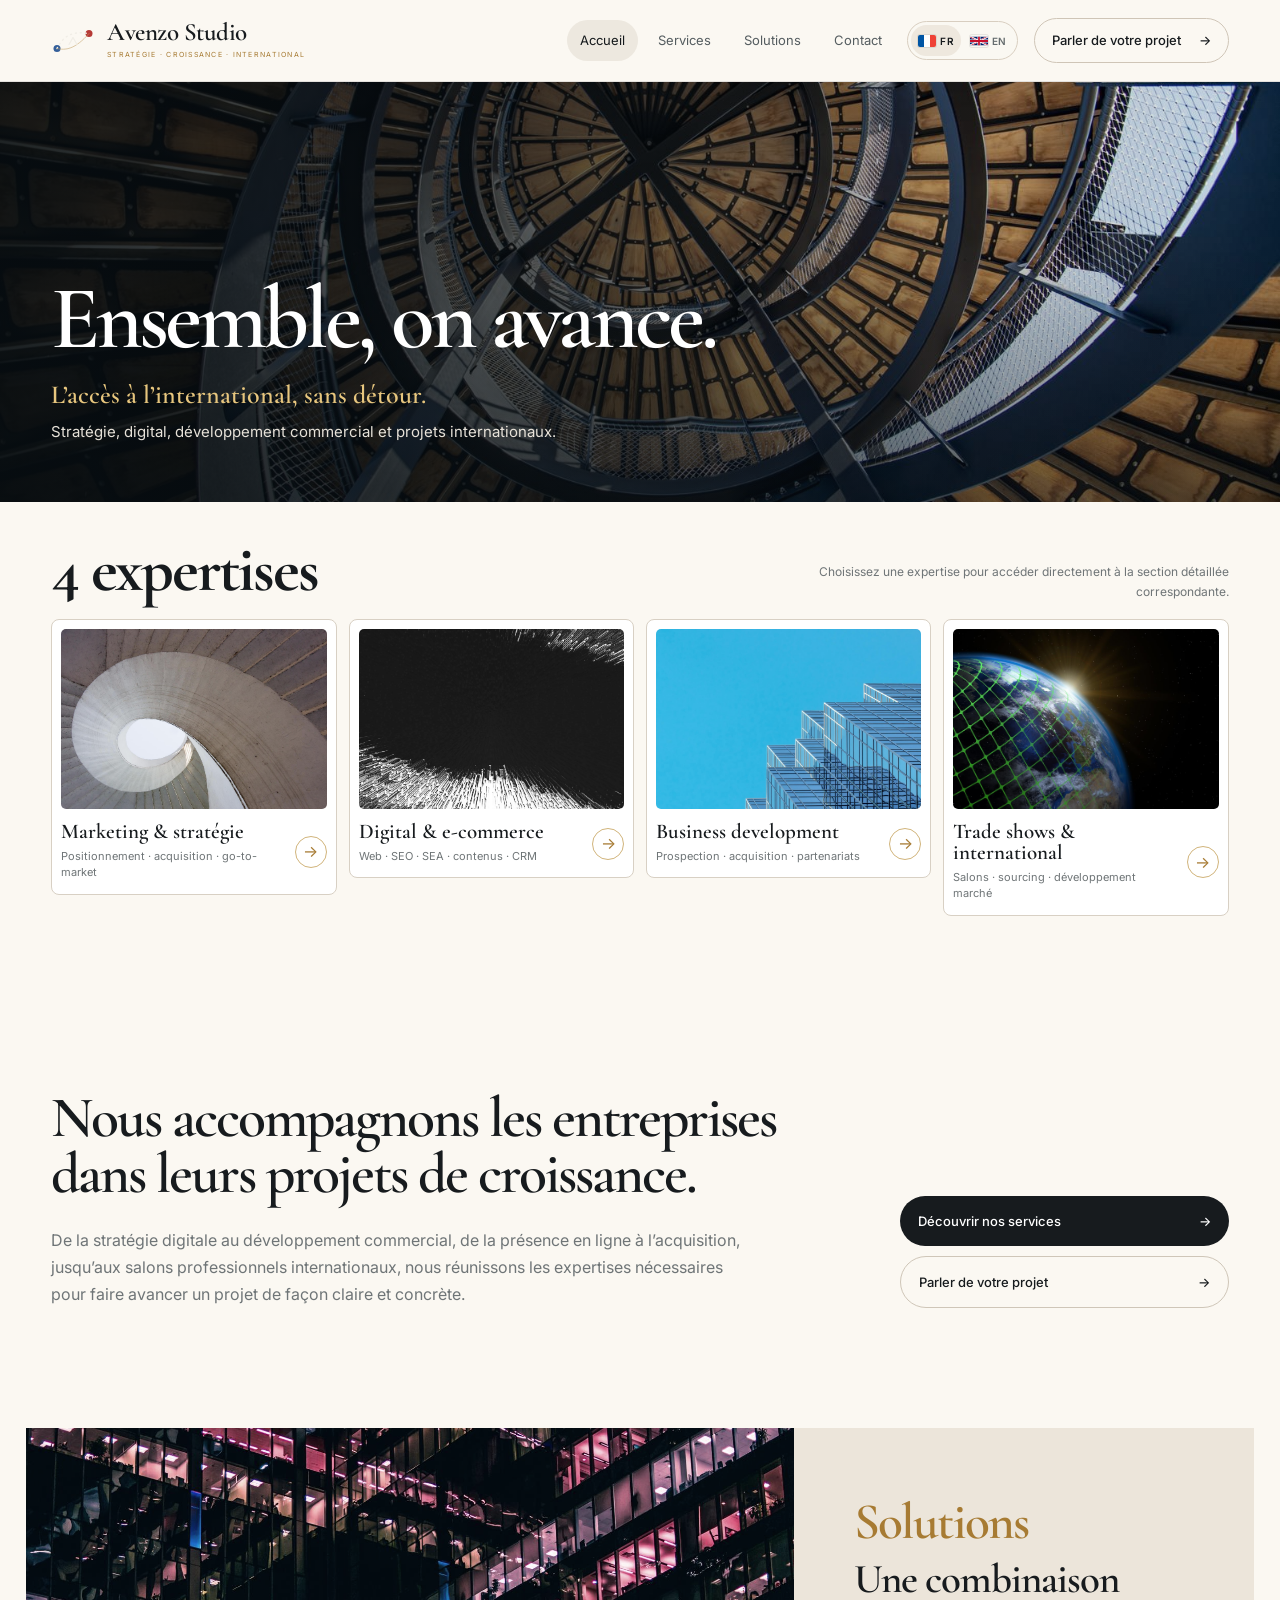
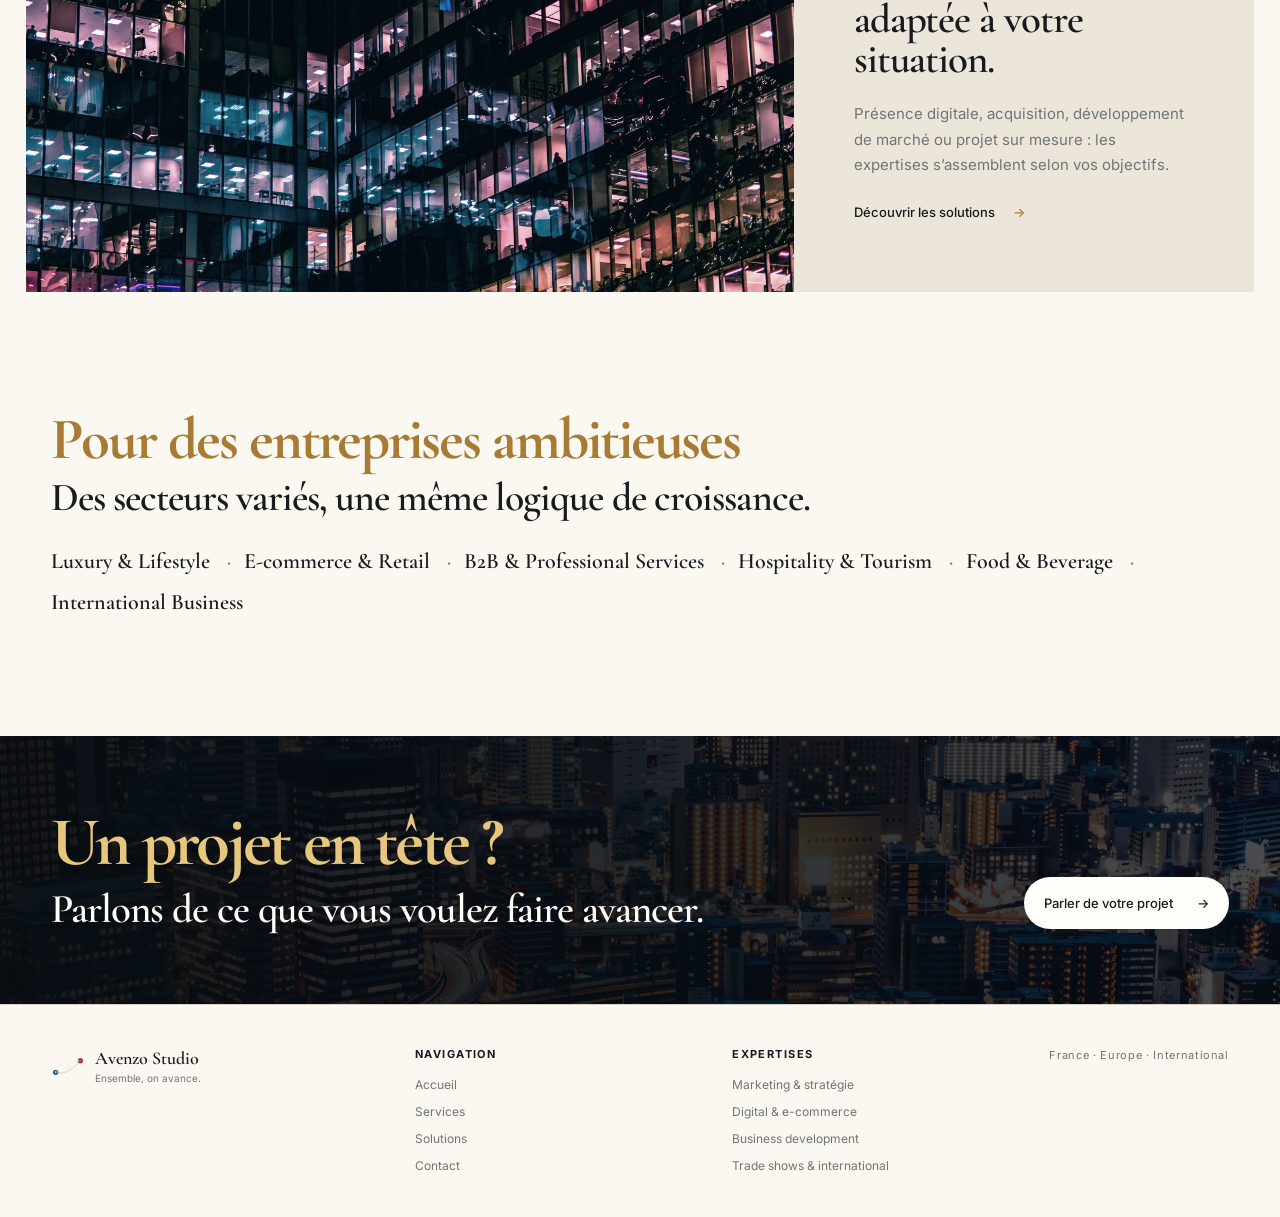
<file: index.html>
<!doctype html>
<html lang="fr">
<head>
  <meta charset="utf-8" />
  <meta name="viewport" content="width=device-width, initial-scale=1" />
  <meta name="description" content="Avenzo Studio accompagne les entreprises en stratégie, digital, business development et développement international." />
  <meta name="robots" content="index,follow" />
  <link rel="alternate" hreflang="fr" href="https://avenzo-kappa.vercel.app/" />
  <link rel="alternate" hreflang="en" href="https://avenzo-kappa.vercel.app/en/" />
  <link rel="alternate" hreflang="x-default" href="https://avenzo-kappa.vercel.app/" />
  <meta name="theme-color" content="#f7f2e9" />
  <link rel="canonical" href="https://avenzo-kappa.vercel.app/" />
  <meta property="og:type" content="website" />
  <meta property="og:title" content="Avenzo Studio — Ensemble, on avance" />
  <meta property="og:description" content="Stratégie, digital, développement commercial et projets internationaux." />
  <meta property="og:url" content="https://avenzo-kappa.vercel.app/" />
  <title>Avenzo Studio — Ensemble, on avance</title>
  <link rel="preconnect" href="https://fonts.googleapis.com">
  <link rel="preconnect" href="https://fonts.gstatic.com" crossorigin>
  <link href="https://fonts.googleapis.com/css2?family=Cormorant+Garamond:wght@600;700&family=Inter:wght@400;500;600&display=swap" rel="stylesheet">
  <link rel="icon" href="/assets/avenzo-mark.svg" type="image/svg+xml" />
  <link rel="stylesheet" href="/styles.css" />
  <script type="application/ld+json">
  {
    "@context":"https://schema.org",
    "@type":"Organization",
    "name":"Avenzo Studio",
    "url":"https://avenzo-kappa.vercel.app/",
    "logo":"https://avenzo-kappa.vercel.app/assets/avenzo-mark.svg",
    "email":"contact@avenzostudios.com",
    "description":"Avenzo Studio accompagne les entreprises en stratégie, digital, business development et développement international.",
    "areaServed":["France","Europe","International"],
    "knowsLanguage":["fr","zh","en"]
  }
  </script>
  <!-- asset-refresh-2026-09-22: high-resolution media -->
</head>
<body data-page="home">
  <a class="skip-link" href="#main">Aller au contenu</a>

  <header class="site-header">
    <a class="brand" href="/" aria-label="Avenzo Studio — Accueil">
      <img src="/assets/avenzo-mark.svg" alt="" />
      <span><strong>Avenzo Studio</strong><small>Stratégie · Croissance · International</small></span>
    </a>
    <button class="menu-toggle" type="button" aria-expanded="false" aria-controls="main-nav">Menu</button>
    <nav class="main-nav" id="main-nav" aria-label="Navigation principale">
      <a class="active" href="/">Accueil</a>
      <a href="/services">Services</a>
      <a href="/solutions">Solutions</a>
      <a href="/contact">Contact</a>
    </nav>
    <nav class="language-switch" aria-label="Langue">
      <a class="active" aria-current="page" href="/" lang="fr" hreflang="fr" aria-label="Français" title="Français"><img class="lang-flag" src="/assets/flag-fr.svg" alt="" width="18" height="12" aria-hidden="true"><span class="lang-code">FR</span></a>
      <a href="/en/" lang="en" hreflang="en" aria-label="English" title="English"><img class="lang-flag" src="/assets/flag-gb.svg" alt="" width="18" height="12" aria-hidden="true"><span class="lang-code">EN</span></a>
    </nav>
    <a class="header-cta" href="/contact">Parler de votre projet <span>→</span></a>
  </header>

  <main id="main">
    <section class="hero hero-v8">
      <img class="hero-image" src="/assets/owner-spiral-structure.jpg" alt="" width="1599" height="1066" fetchpriority="high" decoding="async" />
      <div class="hero-shade"></div>
      <div class="hero-content shell">
        <h1>Ensemble, on avance.</h1>
        <p class="hero-tagline">L’accès à l’international, sans détour.</p>
        <p class="hero-lead">Stratégie, digital, développement commercial et projets internationaux.</p>
      </div>
    </section>

    <section class="expertise-section shell" aria-labelledby="expertise-title">
      <div class="expertise-topline">
        <div>
          <h2 id="expertise-title" class="section-title-primary">4 expertises</h2>
        </div>
        <p><span class="expertise-help-desktop">Choisissez une expertise pour accéder directement à la section détaillée correspondante.</span><span class="expertise-help-mobile">Glissez pour découvrir les 4 expertises.</span></p>
      </div>

      <div class="expertise-grid">
        <a class="expertise-card" href="/services#strategy">
          <img src="/assets/owner-concrete-spiral.jpg" alt="Architecture circulaire évoquant structure et stratégie" width="1600" height="1066" loading="lazy" decoding="async" />
          <div class="expertise-card-copy"><strong>Marketing & stratégie</strong><small>Positionnement · acquisition · go-to-market</small></div><span>→</span>
        </a>
        <a class="expertise-card" href="/services#digital">
          <img src="/assets/owner-digital-abstract.jpg" alt="Composition abstraite numérique en noir et blanc" width="1599" height="1066" loading="lazy" decoding="async" />
          <div class="expertise-card-copy"><strong>Digital & e-commerce</strong><small>Web · SEO · SEA · contenus · CRM</small></div><span>→</span>
        </a>
        <a class="expertise-card" href="/services#growth">
          <img src="/assets/owner-blue-corporate.jpg" alt="Architecture d’entreprise contemporaine" width="1600" height="1280" loading="lazy" decoding="async" />
          <div class="expertise-card-copy"><strong>Business development</strong><small>Prospection · acquisition · partenariats</small></div><span>→</span>
        </a>
        <a class="expertise-card" href="/services#trade">
          <img src="/assets/owner-global-network.jpg" alt="Globe terrestre connecté et développement international" width="1600" height="846" loading="lazy" decoding="async" />
          <div class="expertise-card-copy"><strong>Trade shows & international</strong><small>Salons · sourcing · développement marché</small></div><span>→</span>
        </a>
      </div>
    </section>

    <section class="intro-section section-shell">
      <div class="intro-copy">
        <h2>Nous accompagnons les entreprises dans leurs projets de croissance.</h2>
        <p>De la stratégie digitale au développement commercial, de la présence en ligne à l’acquisition, jusqu’aux salons professionnels internationaux, nous réunissons les expertises nécessaires pour faire avancer un projet de façon claire et concrète.</p>
      </div>
      <div class="intro-actions">
        <a class="button button-dark" href="/services">Découvrir nos services <span>→</span></a>
        <a class="button button-ghost" href="/contact">Parler de votre projet <span>→</span></a>
      </div>
    </section>

    <section class="image-banner image-banner-split">
      <div class="image-panel">
        <img src="/assets/owner-office-night.jpg" alt="Bureaux contemporains et environnement professionnel" width="1600" height="900" loading="lazy" decoding="async" />
      </div>
      <div class="image-banner-copy">
        <h2 class="solutions-focus">Solutions</h2>
        <h3>Une combinaison adaptée à votre situation.</h3>
        <p>Présence digitale, acquisition, développement de marché ou projet sur mesure : les expertises s’assemblent selon vos objectifs.</p>
        <a class="text-link" href="/solutions">Découvrir les solutions <span>→</span></a>
      </div>
    </section>

    <section class="sector-section section-shell">
      <div class="sector-heading">
        <h2>Pour des entreprises ambitieuses</h2>
        <h3>Des secteurs variés, une même logique de croissance.</h3>
      </div>
      <div class="sector-list" aria-label="Secteurs accompagnés">
        <span>Luxury & Lifestyle</span>
        <span>E-commerce & Retail</span>
        <span>B2B & Professional Services</span>
        <span>Hospitality & Tourism</span>
        <span>Food & Beverage</span>
        <span>International Business</span>
      </div>
    </section>

    <section class="final-cta final-cta-home">
      <div>
        <h2 class="final-cta-primary">Un projet en tête ?</h2>
        <p class="final-cta-secondary">Parlons de ce que vous voulez faire avancer.</p>
      </div>
      <a class="button button-light" href="/contact">Parler de votre projet <span>→</span></a>
    </section>
  </main>

  <footer class="site-footer site-footer-structured">
    <div class="footer-brand">
      <img src="/assets/avenzo-mark.svg" alt="" />
      <span><strong>Avenzo Studio</strong><small>Ensemble, on avance.</small></span>
    </div>
    <nav class="footer-nav" aria-label="Navigation du pied de page">
      <div><strong>Navigation</strong><a href="/">Accueil</a><a href="/services">Services</a><a href="/solutions">Solutions</a><a href="/contact">Contact</a></div>
      <div><strong>Expertises</strong><a href="/services#strategy">Marketing & stratégie</a><a href="/services#digital">Digital & e-commerce</a><a href="/services#growth">Business development</a><a href="/services#trade">Trade shows & international</a></div>
    </nav>
    <p class="footer-note">France · Europe · International</p>
  </footer>

  <script src="/app.js"></script>
  <script src="/tracking-config.js"></script>
  <script src="/tracking.js"></script>
</body>
</html>
</file>
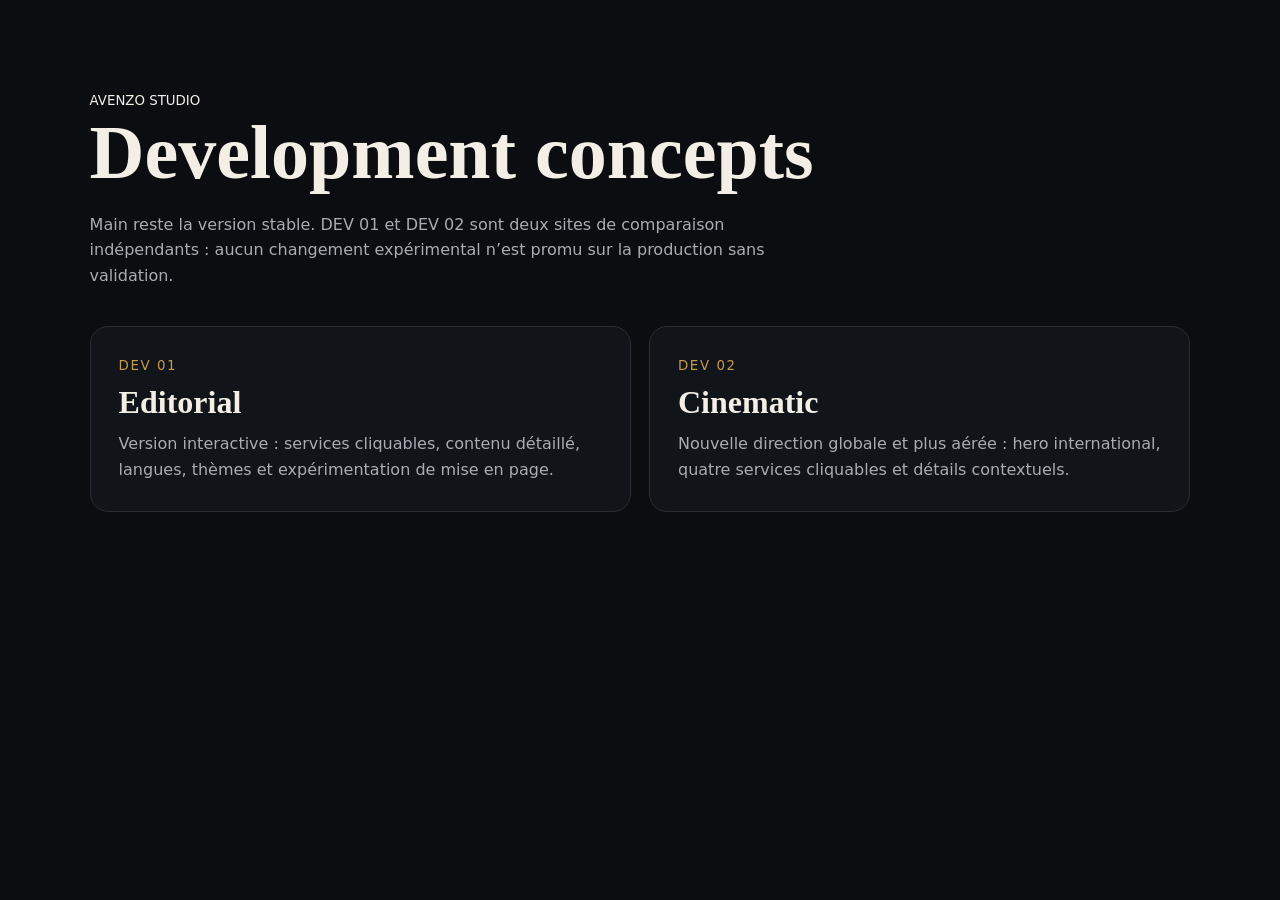
<file: dev/index.html>
<!doctype html><html lang="fr"><head><meta charset="utf-8"><meta name="viewport" content="width=device-width,initial-scale=1"><title>Avenzo — Development Concepts</title><style>body{margin:0;background:#0b0d10;color:#f3efe7;font-family:system-ui;padding:7vw}h1{font:600 clamp(40px,6vw,76px) Georgia,serif;margin:0 0 14px}p{color:#a9adb3;max-width:700px;line-height:1.6}.grid{display:grid;grid-template-columns:repeat(2,minmax(0,1fr));gap:18px;margin-top:38px}.card{border:1px solid #2a2e34;border-radius:18px;padding:28px;color:inherit;text-decoration:none;background:#111419}.card:hover{border-color:#c79a4c}.card small{color:#c79a4c;text-transform:uppercase;letter-spacing:.12em}.card h2{font:600 32px Georgia,serif;margin:10px 0}.card p{margin:0}@media(max-width:700px){.grid{grid-template-columns:1fr}}</style></head><body><small>AVENZO STUDIO</small><h1>Development concepts</h1><p>Main reste la version stable. DEV 01 et DEV 02 sont deux sites de comparaison indépendants : aucun changement expérimental n’est promu sur la production sans validation.</p><div class="grid"><a class="card" href="editorial/"><small>DEV 01</small><h2>Editorial</h2><p>Version interactive : services cliquables, contenu détaillé, langues, thèmes et expérimentation de mise en page.</p></a><a class="card" href="cinematic/"><small>DEV 02</small><h2>Cinematic</h2><p>Nouvelle direction globale et plus aérée : hero international, quatre services cliquables et détails contextuels.</p></a></div></body></html>
</file>
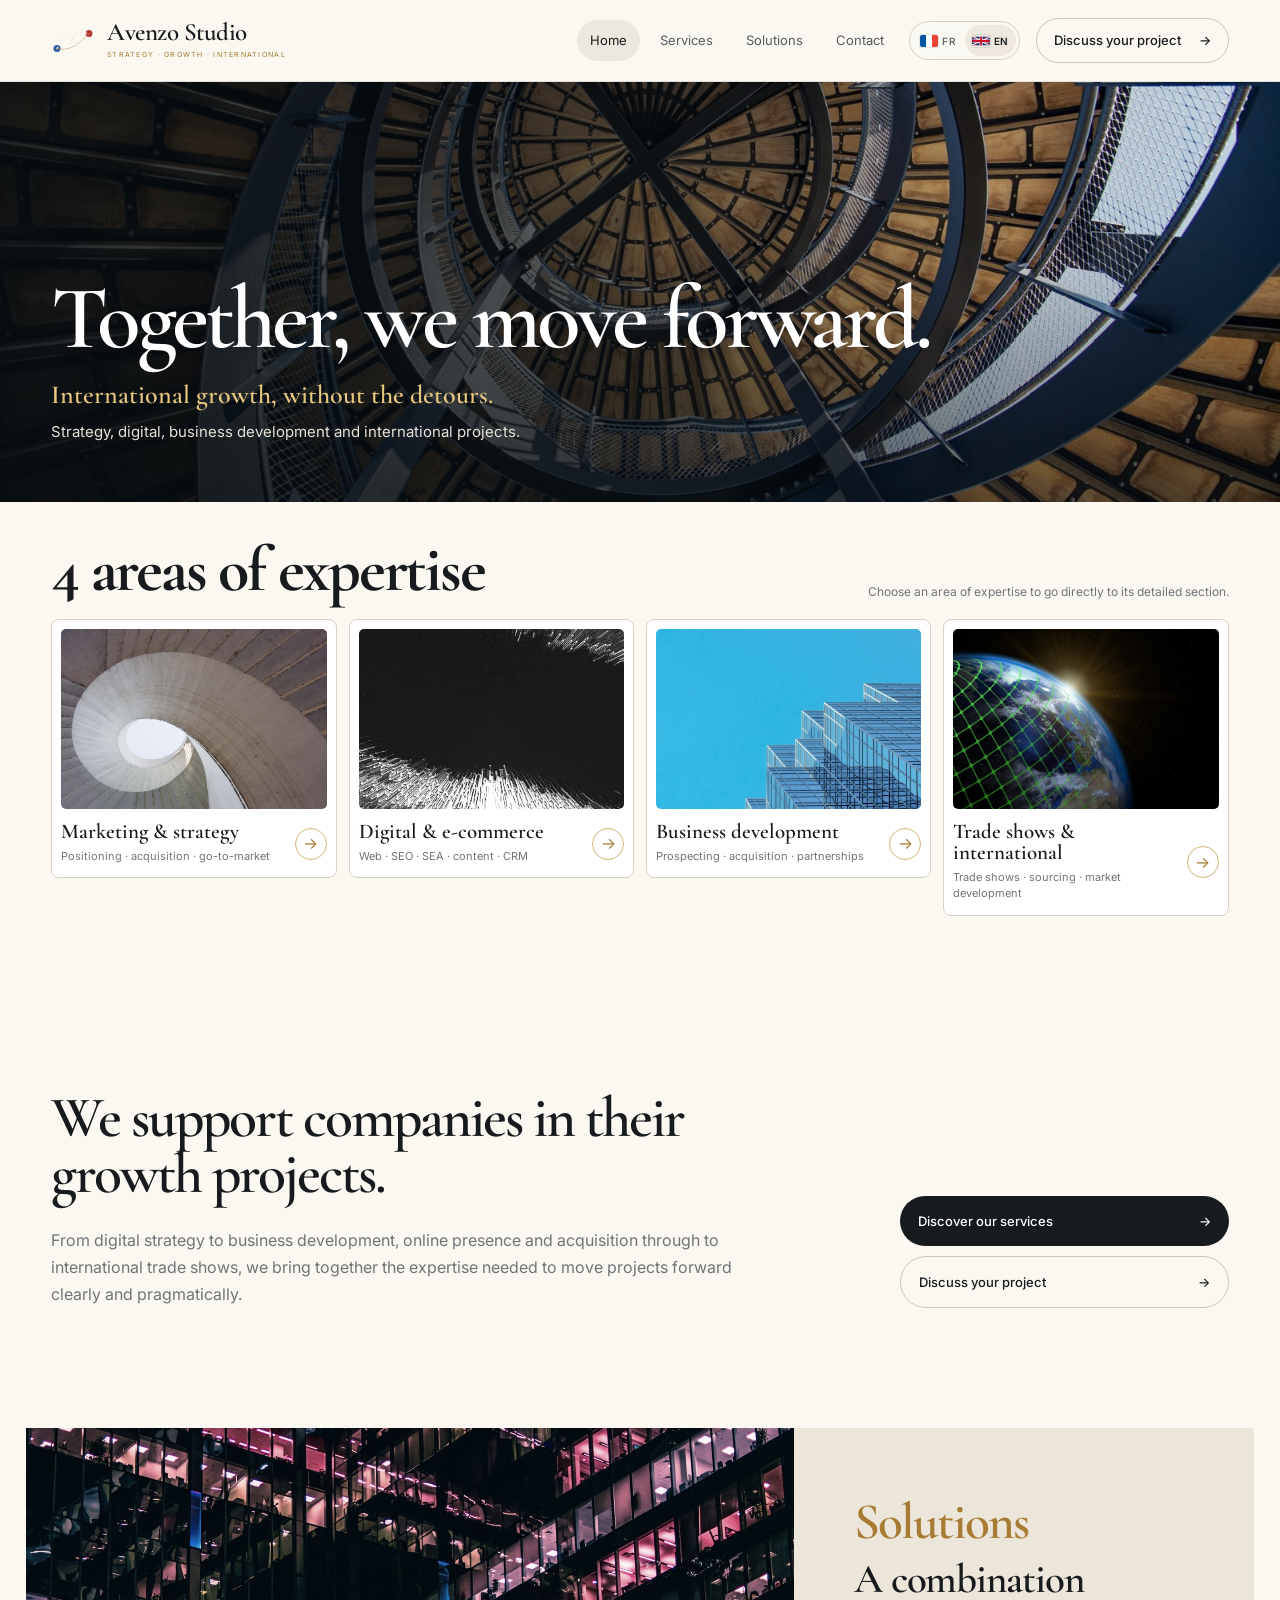
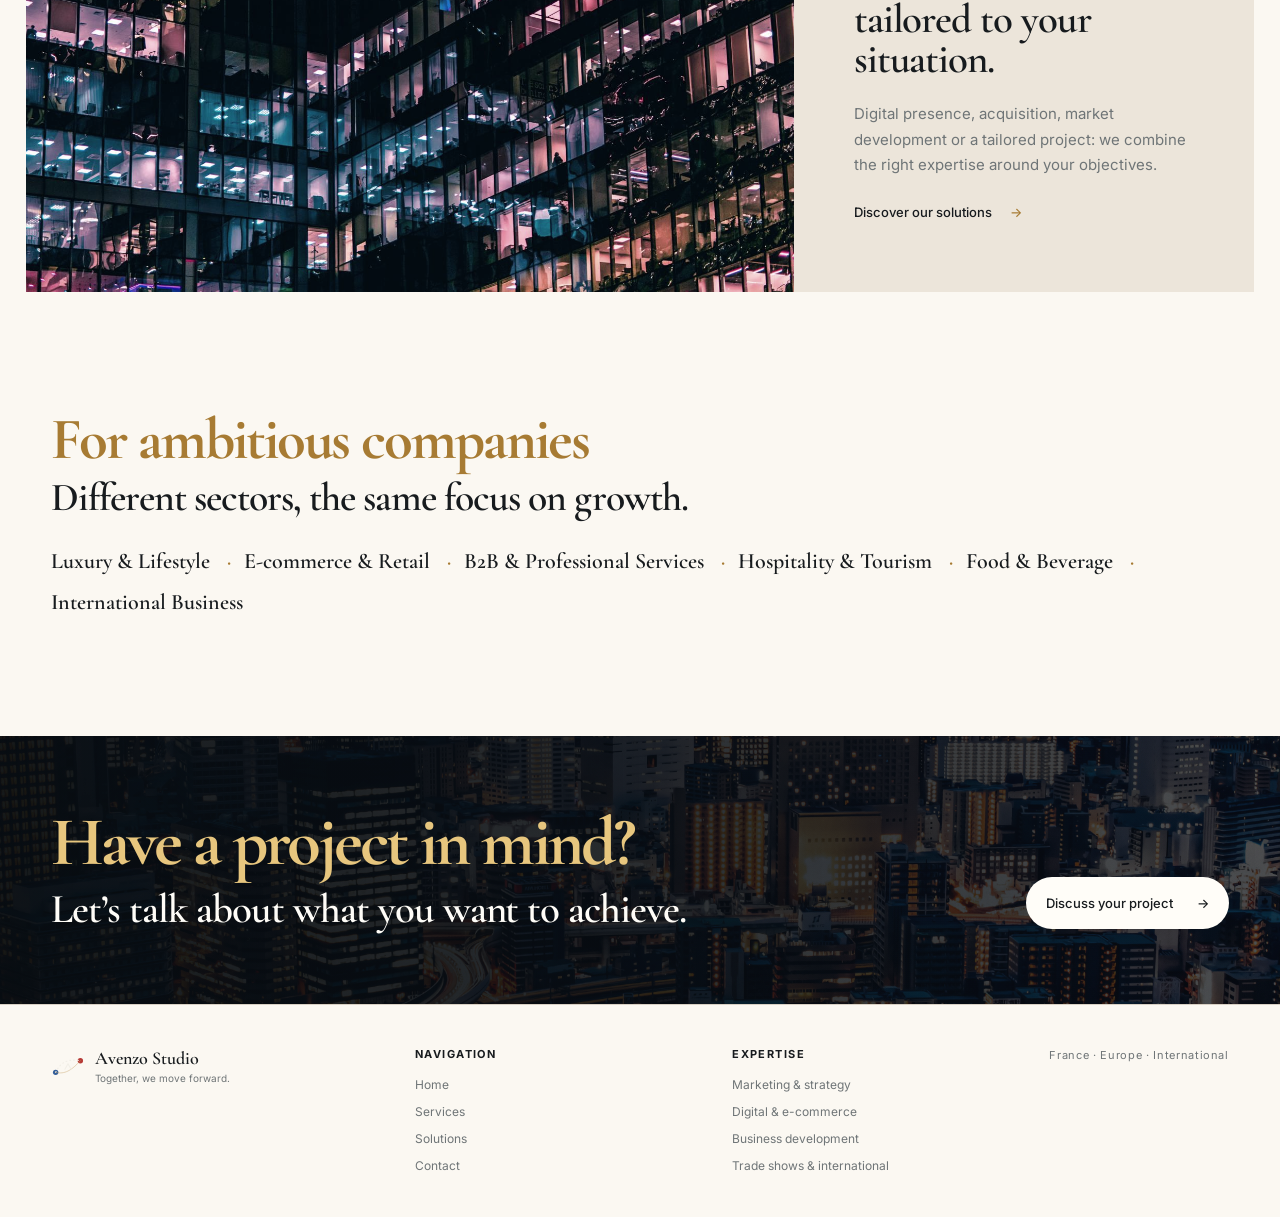
<file: en/index.html>
<!doctype html>
<html lang="en">
<head>
  <meta charset="utf-8" />
  <meta name="viewport" content="width=device-width, initial-scale=1" />
  <meta name="description" content="Avenzo Studio supports companies with strategy, digital, business development and international growth." />
  <meta name="robots" content="index,follow" />
  <link rel="alternate" hreflang="fr" href="https://avenzo-kappa.vercel.app/" />
  <link rel="alternate" hreflang="en" href="https://avenzo-kappa.vercel.app/en/" />
  <link rel="alternate" hreflang="x-default" href="https://avenzo-kappa.vercel.app/" />
  <meta name="theme-color" content="#f7f2e9" />
  <link rel="canonical" href="https://avenzo-kappa.vercel.app/en/" />
  <meta property="og:type" content="website" />
  <meta property="og:title" content="Avenzo Studio — Together, we move forward" />
  <meta property="og:description" content="Strategy, digital, business development and international projects." />
  <meta property="og:url" content="https://avenzo-kappa.vercel.app/en/" />
  <title>Avenzo Studio — Together, we move forward</title>
  <link rel="preconnect" href="https://fonts.googleapis.com">
  <link rel="preconnect" href="https://fonts.gstatic.com" crossorigin>
  <link href="https://fonts.googleapis.com/css2?family=Cormorant+Garamond:wght@600;700&family=Inter:wght@400;500;600&display=swap" rel="stylesheet">
  <link rel="icon" href="/assets/avenzo-mark.svg" type="image/svg+xml" />
  <link rel="stylesheet" href="/styles.css" />
  <script type="application/ld+json">
  {
    "@context":"https://schema.org",
    "@type":"Organization",
    "name":"Avenzo Studio",
    "url":"https://avenzo-kappa.vercel.app/",
    "logo":"https://avenzo-kappa.vercel.app/assets/avenzo-mark.svg",
    "email":"contact@avenzostudios.com",
    "description":"Avenzo Studio supports companies with strategy, digital, business development and international growth.",
    "areaServed":["France","Europe","International"],
    "knowsLanguage":["fr","zh","en"]
  }
  </script>
  <!-- asset-refresh-2026-09-22: high-resolution media -->
</head>
<body data-page="home">
  <a class="skip-link" href="#main">Skip to content</a>

  <header class="site-header">
    <a class="brand" href="/en/" aria-label="Avenzo Studio — Home">
      <img src="/assets/avenzo-mark.svg" alt="" />
      <span><strong>Avenzo Studio</strong><small>Strategy · Growth · International</small></span>
    </a>
    <button class="menu-toggle" type="button" aria-expanded="false" aria-controls="main-nav">Menu</button>
    <nav class="main-nav" id="main-nav" aria-label="Main navigation">
      <a class="active" href="/en/">Home</a>
      <a href="/en/services">Services</a>
      <a href="/en/solutions">Solutions</a>
      <a href="/en/contact">Contact</a>
    </nav>
    <nav class="language-switch" aria-label="Language">
      <a href="/" lang="fr" hreflang="fr" aria-label="Français" title="Français"><img class="lang-flag" src="/assets/flag-fr.svg" alt="" width="18" height="12" aria-hidden="true"><span class="lang-code">FR</span></a>
      <a class="active" aria-current="page" href="/en/" lang="en" hreflang="en" aria-label="English" title="English"><img class="lang-flag" src="/assets/flag-gb.svg" alt="" width="18" height="12" aria-hidden="true"><span class="lang-code">EN</span></a>
    </nav>
    <a class="header-cta" href="/en/contact">Discuss your project <span>→</span></a>
  </header>

  <main id="main">
    <section class="hero hero-v8">
      <img class="hero-image" src="/assets/owner-spiral-structure.jpg" alt="" width="1599" height="1066" fetchpriority="high" decoding="async" />
      <div class="hero-shade"></div>
      <div class="hero-content shell">
        <h1>Together, we move forward.</h1>
        <p class="hero-tagline">International growth, without the detours.</p>
        <p class="hero-lead">Strategy, digital, business development and international projects.</p>
      </div>
    </section>

    <section class="expertise-section shell" aria-labelledby="expertise-title">
      <div class="expertise-topline">
        <div>
          <h2 id="expertise-title" class="section-title-primary">4 areas of expertise</h2>
        </div>
        <p><span class="expertise-help-desktop">Choose an area of expertise to go directly to its detailed section.</span><span class="expertise-help-mobile">Swipe to explore the 4 areas of expertise.</span></p>
      </div>

      <div class="expertise-grid">
        <a class="expertise-card" href="/en/services#strategy">
          <img src="/assets/owner-concrete-spiral.jpg" alt="Circular architecture evoking structure and strategy" width="1600" height="1066" loading="lazy" decoding="async" />
          <div class="expertise-card-copy"><strong>Marketing & strategy</strong><small>Positioning · acquisition · go-to-market</small></div><span>→</span>
        </a>
        <a class="expertise-card" href="/en/services#digital">
          <img src="/assets/owner-digital-abstract.jpg" alt="Black-and-white digital abstract composition" width="1599" height="1066" loading="lazy" decoding="async" />
          <div class="expertise-card-copy"><strong>Digital & e-commerce</strong><small>Web · SEO · SEA · content · CRM</small></div><span>→</span>
        </a>
        <a class="expertise-card" href="/en/services#growth">
          <img src="/assets/owner-blue-corporate.jpg" alt="Contemporary corporate architecture" width="1600" height="1280" loading="lazy" decoding="async" />
          <div class="expertise-card-copy"><strong>Business development</strong><small>Prospecting · acquisition · partnerships</small></div><span>→</span>
        </a>
        <a class="expertise-card" href="/en/services#trade">
          <img src="/assets/owner-global-network.jpg" alt="Connected globe and international development" width="1600" height="846" loading="lazy" decoding="async" />
          <div class="expertise-card-copy"><strong>Trade shows & international</strong><small>Trade shows · sourcing · market development</small></div><span>→</span>
        </a>
      </div>
    </section>

    <section class="intro-section section-shell">
      <div class="intro-copy">
        <h2>We support companies in their growth projects.</h2>
        <p>From digital strategy to business development, online presence and acquisition through to international trade shows, we bring together the expertise needed to move projects forward clearly and pragmatically.</p>
      </div>
      <div class="intro-actions">
        <a class="button button-dark" href="/en/services">Discover our services <span>→</span></a>
        <a class="button button-ghost" href="/en/contact">Discuss your project <span>→</span></a>
      </div>
    </section>

    <section class="image-banner image-banner-split">
      <div class="image-panel">
        <img src="/assets/owner-office-night.jpg" alt="Contemporary offices and professional environment" width="1600" height="900" loading="lazy" decoding="async" />
      </div>
      <div class="image-banner-copy">
        <h2 class="solutions-focus">Solutions</h2>
        <h3>A combination tailored to your situation.</h3>
        <p>Digital presence, acquisition, market development or a tailored project: we combine the right expertise around your objectives.</p>
        <a class="text-link" href="/en/solutions">Discover our solutions <span>→</span></a>
      </div>
    </section>

    <section class="sector-section section-shell">
      <div class="sector-heading">
        <h2>For ambitious companies</h2>
        <h3>Different sectors, the same focus on growth.</h3>
      </div>
      <div class="sector-list" aria-label="Sectors we support">
        <span>Luxury & Lifestyle</span>
        <span>E-commerce & Retail</span>
        <span>B2B & Professional Services</span>
        <span>Hospitality & Tourism</span>
        <span>Food & Beverage</span>
        <span>International Business</span>
      </div>
    </section>

    <section class="final-cta final-cta-home">
      <div>
        <h2 class="final-cta-primary">Have a project in mind?</h2>
        <p class="final-cta-secondary">Let’s talk about what you want to achieve.</p>
      </div>
      <a class="button button-light" href="/en/contact">Discuss your project <span>→</span></a>
    </section>
  </main>

  <footer class="site-footer site-footer-structured">
    <div class="footer-brand">
      <img src="/assets/avenzo-mark.svg" alt="" />
      <span><strong>Avenzo Studio</strong><small>Together, we move forward.</small></span>
    </div>
    <nav class="footer-nav" aria-label="Footer navigation">
      <div><strong>Navigation</strong><a href="/en/">Home</a><a href="/en/services">Services</a><a href="/en/solutions">Solutions</a><a href="/en/contact">Contact</a></div>
      <div><strong>Expertise</strong><a href="/en/services#strategy">Marketing & strategy</a><a href="/en/services#digital">Digital & e-commerce</a><a href="/en/services#growth">Business development</a><a href="/en/services#trade">Trade shows & international</a></div>
    </nav>
    <p class="footer-note">France · Europe · International</p>
  </footer>

  <script src="/app.js"></script>
  <script src="/tracking-config.js"></script>
  <script src="/tracking.js"></script>
</body>
</html>
</file>
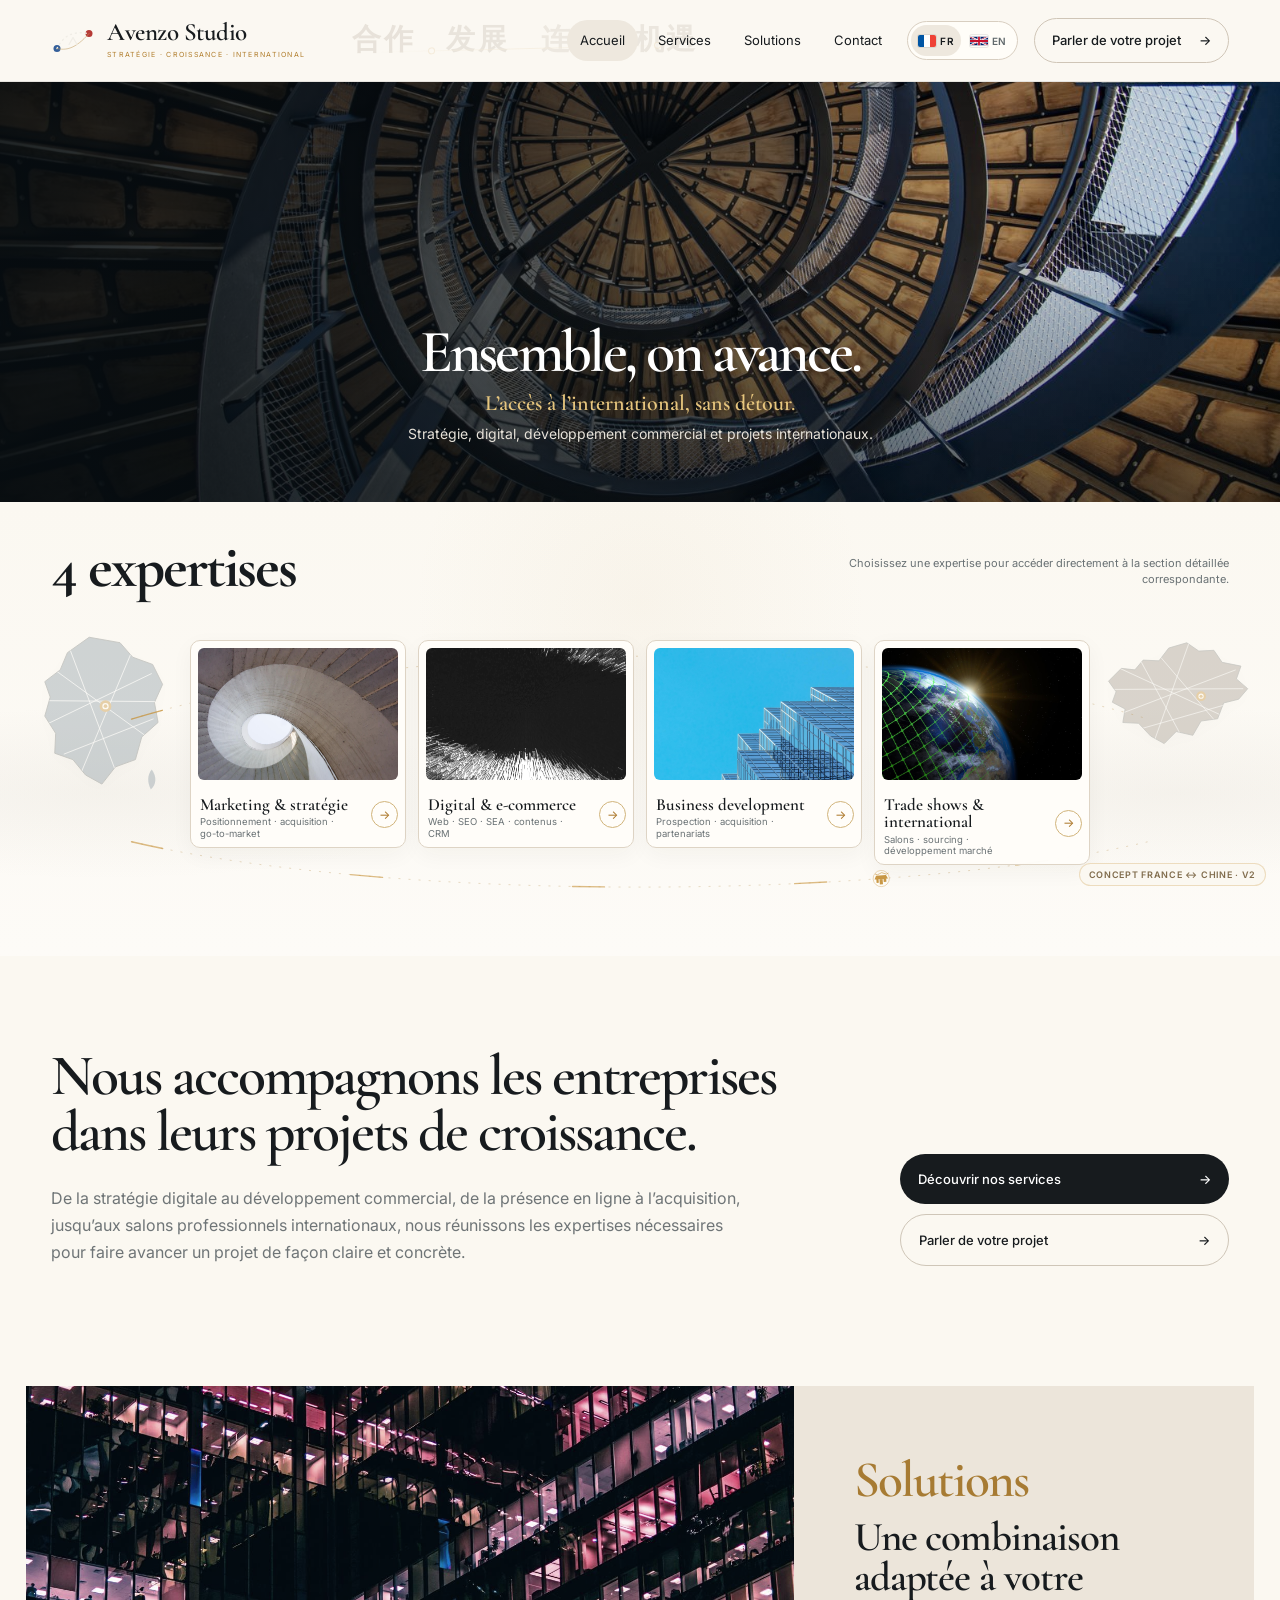
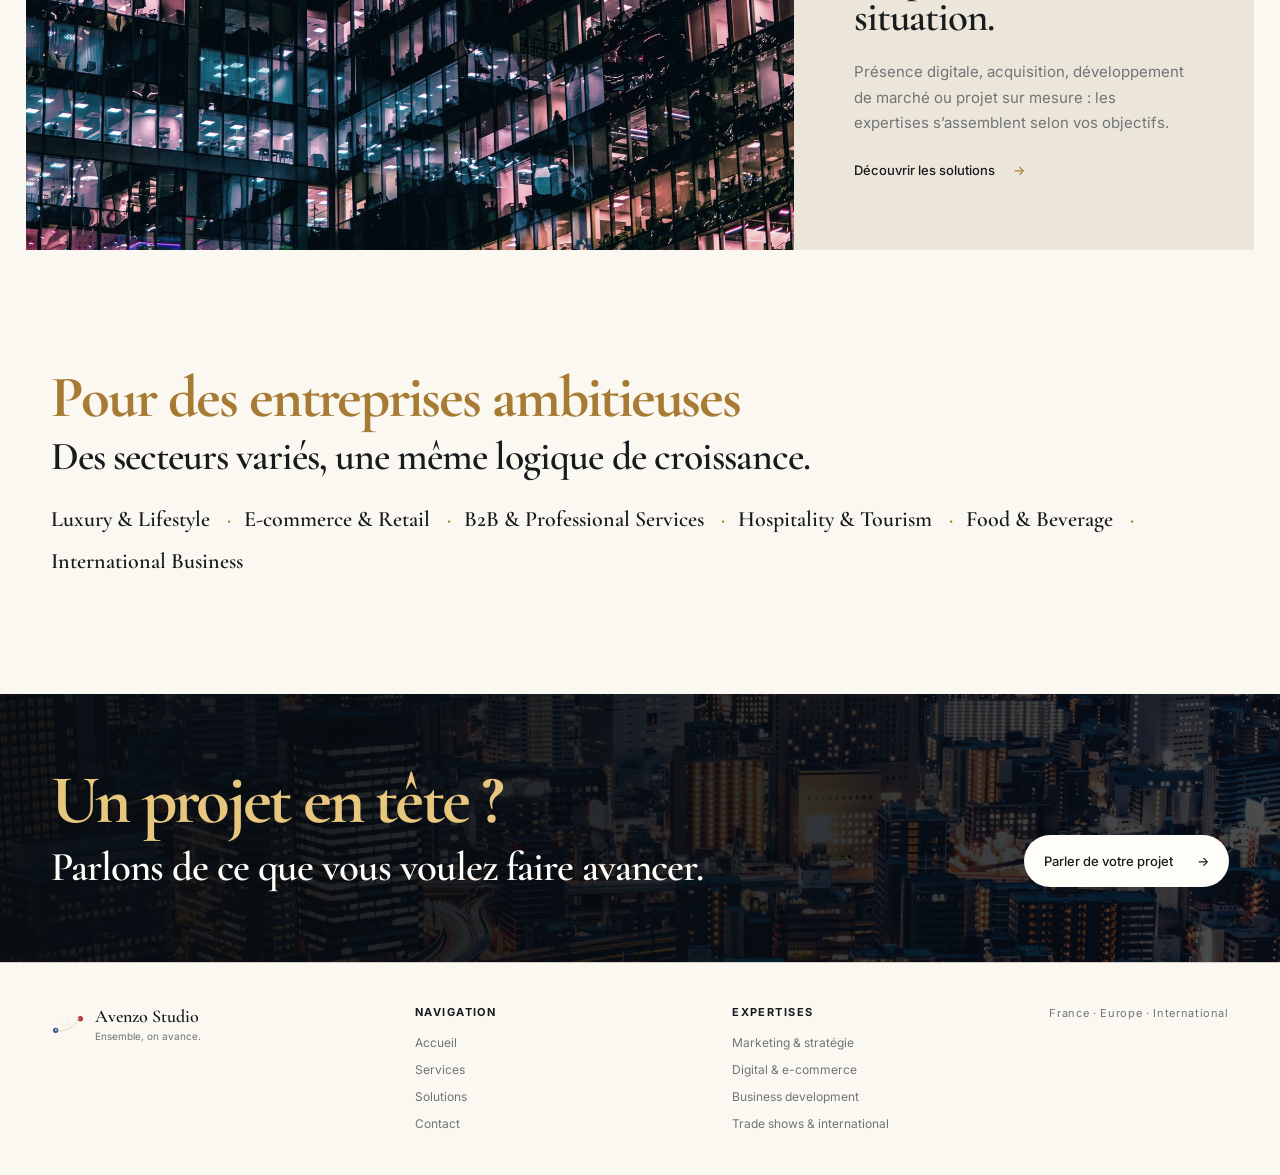
<file: dev/china-flow/index.html>
<!doctype html>
<html lang="fr">
<head>
  <meta charset="utf-8" />
  <meta name="viewport" content="width=device-width, initial-scale=1" />
  <meta name="description" content="Avenzo Studio accompagne les entreprises en stratégie, digital, business development et développement international." />
  <meta name="robots" content="noindex,nofollow" />
  <meta name="color-scheme" content="only light" />
  <link rel="alternate" hreflang="fr" href="https://avenzo-kappa.vercel.app/" />
  <link rel="alternate" hreflang="en" href="https://avenzo-kappa.vercel.app/en/" />
  <link rel="alternate" hreflang="x-default" href="https://avenzo-kappa.vercel.app/" />
  <meta name="theme-color" content="#f7f2e9" />
  <link rel="canonical" href="https://avenzo-kappa.vercel.app/" />
  <meta property="og:type" content="website" />
  <meta property="og:title" content="Avenzo Studio — Ensemble, on avance" />
  <meta property="og:description" content="Stratégie, digital, développement commercial et projets internationaux." />
  <meta property="og:url" content="https://avenzo-kappa.vercel.app/" />
  <title>Avenzo Studio — Concept France ↔ Chine</title>
  <link rel="preconnect" href="https://fonts.googleapis.com">
  <link rel="preconnect" href="https://fonts.gstatic.com" crossorigin>
  <link href="https://fonts.googleapis.com/css2?family=Cormorant+Garamond:wght@600;700&family=Inter:wght@400;500;600&display=swap" rel="stylesheet">
  <link rel="icon" href="/assets/avenzo-mark.svg" type="image/svg+xml" />
  <link rel="stylesheet" href="/styles.css" />
  <link rel="stylesheet" href="/dev/china-flow/styles.css" />
  <script type="application/ld+json">
  {
    "@context":"https://schema.org",
    "@type":"Organization",
    "name":"Avenzo Studio",
    "url":"https://avenzo-kappa.vercel.app/",
    "logo":"https://avenzo-kappa.vercel.app/assets/avenzo-mark.svg",
    "email":"contact@avenzostudios.com",
    "description":"Avenzo Studio accompagne les entreprises en stratégie, digital, business development et développement international.",
    "areaServed":["France","Europe","International"],
    "knowsLanguage":["fr","zh","en"]
  }
  </script>
  <!-- asset-refresh-2026-09-22: high-resolution media -->
</head>
<body data-page="home" class="china-flow-page">
  <a class="skip-link" href="#main">Aller au contenu</a>

  <header class="site-header">
    <a class="brand" href="/" aria-label="Avenzo Studio — Accueil">
      <img src="/assets/avenzo-mark.svg" alt="" />
      <span><strong>Avenzo Studio</strong><small>Stratégie · Croissance · International</small></span>
    </a>
    <div class="china-ribbon" aria-hidden="true">
      <span>合作</span><span>发展</span><span>连接</span><span>机遇</span>
      <i class="china-ribbon-line"></i>
    </div>
    <button class="menu-toggle" type="button" aria-expanded="false" aria-controls="main-nav">Menu</button>
    <nav class="main-nav" id="main-nav" aria-label="Navigation principale">
      <a class="active" href="/">Accueil</a>
      <a href="/services">Services</a>
      <a href="/solutions">Solutions</a>
      <a href="/contact">Contact</a>
    </nav>
    <nav class="language-switch" aria-label="Langue">
      <a class="active" aria-current="page" href="/" lang="fr" hreflang="fr" aria-label="Français" title="Français"><img class="lang-flag" src="/assets/flag-fr.svg" alt="" width="18" height="12" aria-hidden="true"><span class="lang-code">FR</span></a>
      <a href="/en/" lang="en" hreflang="en" aria-label="English" title="English"><img class="lang-flag" src="/assets/flag-gb.svg" alt="" width="18" height="12" aria-hidden="true"><span class="lang-code">EN</span></a>
    </nav>
    <a class="header-cta" href="/contact">Parler de votre projet <span>→</span></a>
  </header>

  <main id="main">
    <section class="hero hero-v8">
      <img class="hero-image" src="/assets/owner-spiral-structure.jpg" alt="" width="1599" height="1066" fetchpriority="high" decoding="async" />
      <div class="hero-shade"></div>
      <div class="hero-content shell china-flow-hero-content">
        <h1>Ensemble, on avance.</h1>
        <p class="hero-tagline">L’accès à l’international, sans détour.</p>
        <p class="hero-lead">Stratégie, digital, développement commercial et projets internationaux.</p>
      </div>
    </section>

    <section class="expertise-section china-trade-section" aria-labelledby="expertise-title">
      <div class="expertise-topline trade-topline section-shell">
        <div>
          <h2 id="expertise-title" class="section-title-primary">4 expertises</h2>
        </div>
        <p><span class="expertise-help-desktop">Choisissez une expertise pour accéder directement à la section détaillée correspondante.</span><span class="expertise-help-mobile">Glissez pour découvrir les 4 expertises.</span></p>
      </div>

      <div class="trade-scene">
        <div class="country-map country-map-france" aria-hidden="true">
          <svg viewBox="0 0 160 180" role="presentation">
            <defs>
              <clipPath id="france-clip">
                <path d="M62 8 96 14 110 30 132 38 143 60 134 80 138 102 120 118 113 143 91 151 76 170 58 160 44 143 24 136 25 114 13 95 19 74 13 57 30 44 38 25Z"/>
              </clipPath>
            </defs>
            <path class="map-fill" d="M62 8 96 14 110 30 132 38 143 60 134 80 138 102 120 118 113 143 91 151 76 170 58 160 44 143 24 136 25 114 13 95 19 74 13 57 30 44 38 25Z"/>
            <g class="map-lines" clip-path="url(#france-clip)">
              <path d="M24 44 130 121M18 78 136 79M41 22 92 158M111 19 52 160M13 105 131 48M34 137 133 98"/>
            </g>
            <path class="map-island" d="M131 154c6 8 5 17-1 22-4-8-4-16 1-22Z"/>
            <circle class="map-node" cx="80" cy="84" r="5"/>
            <circle class="map-node-core" cx="80" cy="84" r="2"/>
          </svg>
        </div>

        <div class="country-map country-map-china" aria-hidden="true">
          <svg viewBox="0 0 210 170" role="presentation">
            <defs>
              <clipPath id="china-clip">
                <path d="M14 68 31 51 49 53 60 40 81 41 94 24 118 17 134 28 154 27 165 43 190 48 184 65 199 78 187 92 167 97 159 118 137 121 126 140 104 135 88 151 70 141 54 124 33 123 36 105 19 96 24 82Z"/>
              </clipPath>
            </defs>
            <path class="map-fill" d="M14 68 31 51 49 53 60 40 81 41 94 24 118 17 134 28 154 27 165 43 190 48 184 65 199 78 187 92 167 97 159 118 137 121 126 140 104 135 88 151 70 141 54 124 33 123 36 105 19 96 24 82Z"/>
            <g class="map-lines" clip-path="url(#china-clip)">
              <path d="M29 51 174 118M18 79 193 78M54 36 113 145M121 17 75 147M31 111 183 53M51 133 181 96M78 30 160 126"/>
            </g>
            <circle class="map-node" cx="137" cy="88" r="5"/>
            <circle class="map-node-core" cx="137" cy="88" r="2"/>
          </svg>
        </div>

        <svg class="trade-routes" viewBox="0 0 1600 340" preserveAspectRatio="xMidYMid meet" role="group" aria-label="Flux aériens et maritimes entre la France et la Chine">
          <g class="route-channel route-channel-air">
            <path id="air-route" class="route-path route-air" d="M145 116 C 500 8, 1100 8, 1455 116"/>
            <path class="route-flow route-flow-air" d="M145 116 C 500 8, 1100 8, 1455 116"/>
          </g>
          <g class="route-channel route-channel-sea">
            <path id="sea-route" class="route-path route-sea" d="M145 274 C 480 352, 1120 352, 1455 274"/>
            <path class="route-flow route-flow-sea" d="M145 274 C 480 352, 1120 352, 1455 274"/>
          </g>

          <g class="route-vehicle route-plane" data-route-id="air-route" data-speed="17000" data-scale=".62" tabindex="0" role="button" aria-label="Flux aérien France Chine. Cliquer pour inverser le trajet.">
            <circle class="vehicle-halo" r="18"/>
            <path class="vehicle-shape" d="M-11-2 0-2 8-10 11-9 6-2 13 0 13 2 6 2 11 9 8 10 0 2-11 2-15 7-17 7-14 0-17-7-15-7Z"/>
          </g>
          <g class="route-vehicle route-ship" data-route-id="sea-route" data-speed="22000" data-direction="-1" data-scale=".58" tabindex="0" role="button" aria-label="Flux maritime Chine France. Cliquer pour inverser le trajet.">
            <circle class="vehicle-halo" r="18"/>
            <path class="vehicle-shape" d="M-15-1h30l-4 8H-11Zm4-7h6v7h-6Zm8-5h7v12h-7Zm9 4h5v8H6Z"/>
            <path class="ship-wave" d="M-17 11q5-4 10 0t10 0 10 0"/>
          </g>
        </svg>

        <div class="expertise-grid trade-card-grid">
          <a class="expertise-card" href="/services#strategy">
            <img src="/assets/owner-concrete-spiral.jpg" alt="Architecture circulaire évoquant structure et stratégie" width="1600" height="1066" loading="lazy" decoding="async" />
            <div class="expertise-card-copy"><strong>Marketing & stratégie</strong><small>Positionnement · acquisition · go-to-market</small></div><span>→</span>
          </a>
          <a class="expertise-card" href="/services#digital">
            <img src="/assets/owner-digital-abstract.jpg" alt="Composition abstraite numérique en noir et blanc" width="1599" height="1066" loading="lazy" decoding="async" />
            <div class="expertise-card-copy"><strong>Digital & e-commerce</strong><small>Web · SEO · SEA · contenus · CRM</small></div><span>→</span>
          </a>
          <a class="expertise-card" href="/services#growth">
            <img src="/assets/owner-blue-corporate.jpg" alt="Architecture d’entreprise contemporaine" width="1600" height="1280" loading="lazy" decoding="async" />
            <div class="expertise-card-copy"><strong>Business development</strong><small>Prospection · acquisition · partenariats</small></div><span>→</span>
          </a>
          <a class="expertise-card" href="/services#trade">
            <img src="/assets/owner-global-network.jpg" alt="Globe terrestre connecté et développement international" width="1600" height="846" loading="lazy" decoding="async" />
            <div class="expertise-card-copy"><strong>Trade shows & international</strong><small>Salons · sourcing · développement marché</small></div><span>→</span>
          </a>
        </div>
      </div>
    </section>

    <section class="intro-section section-shell">
      <div class="intro-copy">
        <h2>Nous accompagnons les entreprises dans leurs projets de croissance.</h2>
        <p>De la stratégie digitale au développement commercial, de la présence en ligne à l’acquisition, jusqu’aux salons professionnels internationaux, nous réunissons les expertises nécessaires pour faire avancer un projet de façon claire et concrète.</p>
      </div>
      <div class="intro-actions">
        <a class="button button-dark" href="/services">Découvrir nos services <span>→</span></a>
        <a class="button button-ghost" href="/contact">Parler de votre projet <span>→</span></a>
      </div>
    </section>

    <section class="image-banner image-banner-split">
      <div class="image-panel">
        <img src="/assets/owner-office-night.jpg" alt="Bureaux contemporains et environnement professionnel" width="1600" height="900" loading="lazy" decoding="async" />
      </div>
      <div class="image-banner-copy">
        <h2 class="solutions-focus">Solutions</h2>
        <h3>Une combinaison adaptée à votre situation.</h3>
        <p>Présence digitale, acquisition, développement de marché ou projet sur mesure : les expertises s’assemblent selon vos objectifs.</p>
        <a class="text-link" href="/solutions">Découvrir les solutions <span>→</span></a>
      </div>
    </section>

    <section class="sector-section section-shell">
      <div class="sector-heading">
        <h2>Pour des entreprises ambitieuses</h2>
        <h3>Des secteurs variés, une même logique de croissance.</h3>
      </div>
      <div class="sector-list" aria-label="Secteurs accompagnés">
        <span>Luxury & Lifestyle</span>
        <span>E-commerce & Retail</span>
        <span>B2B & Professional Services</span>
        <span>Hospitality & Tourism</span>
        <span>Food & Beverage</span>
        <span>International Business</span>
      </div>
    </section>

    <section class="final-cta final-cta-home">
      <div>
        <h2 class="final-cta-primary">Un projet en tête ?</h2>
        <p class="final-cta-secondary">Parlons de ce que vous voulez faire avancer.</p>
      </div>
      <a class="button button-light" href="/contact">Parler de votre projet <span>→</span></a>
    </section>
  </main>

  <footer class="site-footer site-footer-structured">
    <div class="footer-brand">
      <img src="/assets/avenzo-mark.svg" alt="" />
      <span><strong>Avenzo Studio</strong><small>Ensemble, on avance.</small></span>
    </div>
    <nav class="footer-nav" aria-label="Navigation du pied de page">
      <div><strong>Navigation</strong><a href="/">Accueil</a><a href="/services">Services</a><a href="/solutions">Solutions</a><a href="/contact">Contact</a></div>
      <div><strong>Expertises</strong><a href="/services#strategy">Marketing & stratégie</a><a href="/services#digital">Digital & e-commerce</a><a href="/services#growth">Business development</a><a href="/services#trade">Trade shows & international</a></div>
    </nav>
    <p class="footer-note">France · Europe · International</p>
  </footer>

  <script src="/app.js"></script>
  <script src="/tracking-config.js"></script>
  <script src="/tracking.js"></script>
  <script src="/dev/china-flow/app.js"></script>
</body>
</html>
</file>
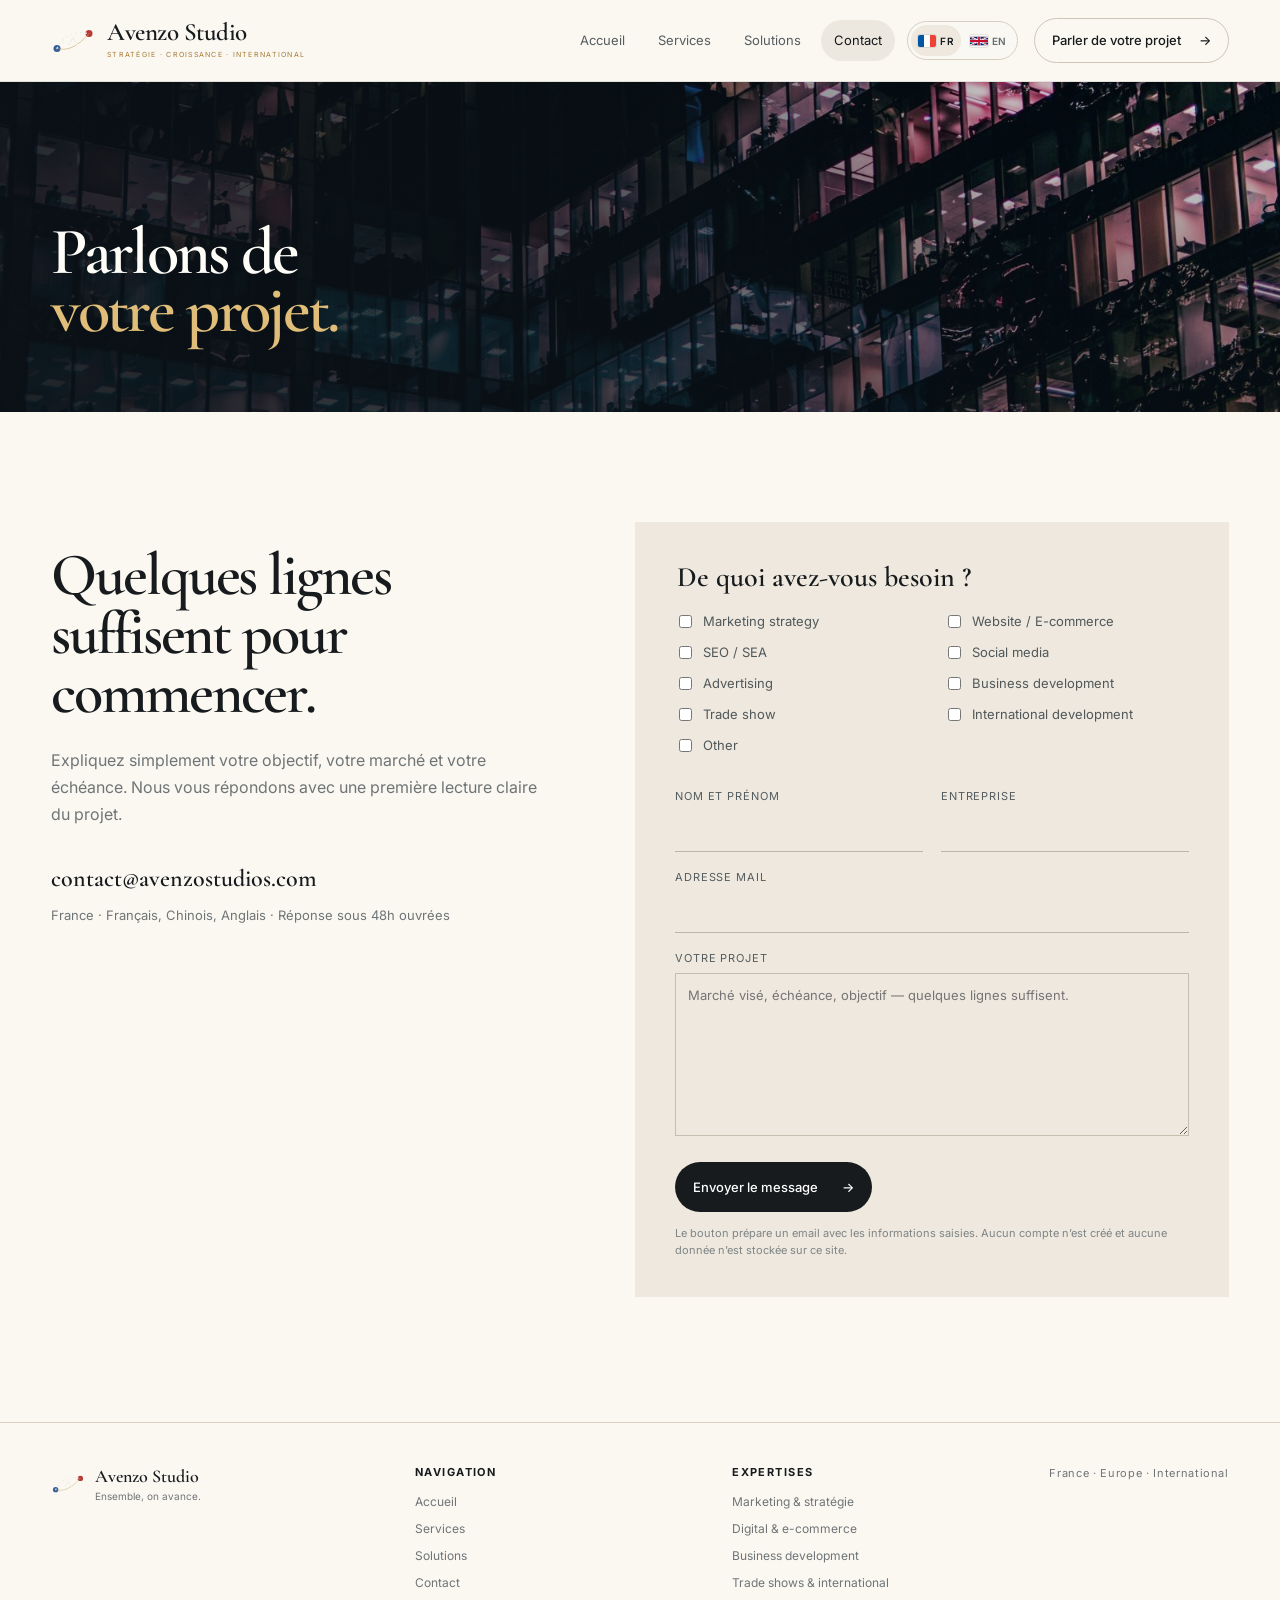
<file: contact.html>
<!doctype html>
<html lang="fr">
<head>
  <meta charset="utf-8" />
  <meta name="viewport" content="width=device-width,initial-scale=1" />
  <meta name="theme-color" content="#f4efe6" />
  <meta name="description" content="Contactez Avenzo Studio pour vos projets marketing, digital, business development, trade shows et développement international." />
  <meta name="robots" content="index,follow" />
  <link rel="alternate" hreflang="fr" href="https://avenzo-kappa.vercel.app/contact" />
  <link rel="alternate" hreflang="en" href="https://avenzo-kappa.vercel.app/en/contact" />
  <link rel="alternate" hreflang="x-default" href="https://avenzo-kappa.vercel.app/contact" />
  <link rel="canonical" href="https://avenzo-kappa.vercel.app/contact" />
  <meta property="og:type" content="website" />
  <meta property="og:title" content="Contact — Avenzo Studio" />
  <meta property="og:description" content="Parlez-nous de votre projet marketing, digital, commercial ou international." />
  <meta property="og:url" content="https://avenzo-kappa.vercel.app/contact" />
  <title>Contact — Avenzo Studio</title>
  <link rel="preconnect" href="https://fonts.googleapis.com">
  <link rel="preconnect" href="https://fonts.gstatic.com" crossorigin>
  <link href="https://fonts.googleapis.com/css2?family=Cormorant+Garamond:wght@600;700&family=Inter:wght@400;500;600&display=swap" rel="stylesheet">
  <link rel="icon" href="/assets/avenzo-mark.svg" type="image/svg+xml" />
  <link rel="stylesheet" href="/styles.css" />
</head>
<body data-page="contact">
  <a class="skip-link" href="#main">Aller au contenu</a>
  <header class="site-header">
    <a class="brand" href="/" aria-label="Avenzo Studio — Accueil">
      <img src="/assets/avenzo-mark.svg" alt="" />
      <span><strong>Avenzo Studio</strong><small>Stratégie · Croissance · International</small></span>
    </a>
    <button class="menu-toggle" type="button" aria-expanded="false" aria-controls="main-nav">Menu</button>
    <nav class="main-nav" id="main-nav" aria-label="Navigation principale">
      <a href="/">Accueil</a><a href="/services">Services</a><a href="/solutions">Solutions</a><a class="active" href="/contact">Contact</a>
    </nav>
    <nav class="language-switch" aria-label="Langue">
      <a class="active" aria-current="page" href="/contact" lang="fr" hreflang="fr" aria-label="Français" title="Français"><img class="lang-flag" src="/assets/flag-fr.svg" alt="" width="18" height="12" aria-hidden="true"><span class="lang-code">FR</span></a>
      <a href="/en/contact" lang="en" hreflang="en" aria-label="English" title="English"><img class="lang-flag" src="/assets/flag-gb.svg" alt="" width="18" height="12" aria-hidden="true"><span class="lang-code">EN</span></a>
    </nav>
    <a class="header-cta active-cta" href="/contact">Parler de votre projet <span>→</span></a>
  </header>

  <main id="main">
    <section class="banner banner-page banner-contact">
      <img src="/assets/owner-office-night.jpg" alt="" class="banner-image" width="1600" height="900" fetchpriority="high" decoding="async" />
      <div class="banner-overlay"></div>
      <div class="banner-content">
        <h1>Parlons de<br><span>votre projet.</span></h1>
      </div>
    </section>

    <section class="contact-layout contact-layout-balanced section-shell">
      <div class="contact-intro contact-intro-balanced">
        <h2>Quelques lignes suffisent pour commencer.</h2>
        <p>Expliquez simplement votre objectif, votre marché et votre échéance. Nous vous répondons avec une première lecture claire du projet.</p>

        <div class="contact-info-stack" aria-label="Informations de contact">
          <a class="contact-email" href="mailto:contact@avenzostudios.com">contact@avenzostudios.com</a>
          <p>France · Français, Chinois, Anglais · Réponse sous 48h ouvrées</p>
        </div>
      </div>

      <form class="contact-form" id="contact-form">
        <fieldset>
          <legend>De quoi avez-vous besoin ?</legend>
          <div class="need-grid">
            <label><input type="checkbox" name="need" value="Marketing strategy"> Marketing strategy</label>
            <label><input type="checkbox" name="need" value="Website / E-commerce"> Website / E-commerce</label>
            <label><input type="checkbox" name="need" value="SEO / SEA"> SEO / SEA</label>
            <label><input type="checkbox" name="need" value="Social media"> Social media</label>
            <label><input type="checkbox" name="need" value="Advertising"> Advertising</label>
            <label><input type="checkbox" name="need" value="Business development"> Business development</label>
            <label><input type="checkbox" name="need" value="Trade show"> Trade show</label>
            <label><input type="checkbox" name="need" value="International development"> International development</label>
            <label><input type="checkbox" name="need" value="Other"> Other</label>
          </div>
        </fieldset>

        <div class="form-grid">
          <label>Nom et prénom<input type="text" name="name" autocomplete="name" required></label>
          <label>Entreprise<input type="text" name="company" autocomplete="organization"></label>
          <label class="full">Adresse mail<input type="email" name="email" autocomplete="email" required></label>
          <label class="full">Votre projet<textarea name="project" rows="7" placeholder="Marché visé, échéance, objectif — quelques lignes suffisent." required></textarea></label>
        </div>

        <button class="button button-dark submit-button" type="submit">Envoyer le message <span>→</span></button>
        <p class="form-note">Le bouton prépare un email avec les informations saisies. Aucun compte n’est créé et aucune donnée n’est stockée sur ce site.</p>
      </form>
    </section>
  </main>

  <footer class="site-footer site-footer-structured">
    <div class="footer-brand">
      <img src="/assets/avenzo-mark.svg" alt="" />
      <span><strong>Avenzo Studio</strong><small>Ensemble, on avance.</small></span>
    </div>
    <nav class="footer-nav" aria-label="Navigation du pied de page">
      <div><strong>Navigation</strong><a href="/">Accueil</a><a href="/services">Services</a><a href="/solutions">Solutions</a><a href="/contact">Contact</a></div>
      <div><strong>Expertises</strong><a href="/services#strategy">Marketing & stratégie</a><a href="/services#digital">Digital & e-commerce</a><a href="/services#growth">Business development</a><a href="/services#trade">Trade shows & international</a></div>
    </nav>
    <p class="footer-note">France · Europe · International</p>
  </footer>

  <script src="/app.js"></script>
  <script src="/tracking-config.js"></script>
  <script src="/tracking.js"></script>
</body>
</html>
</file>
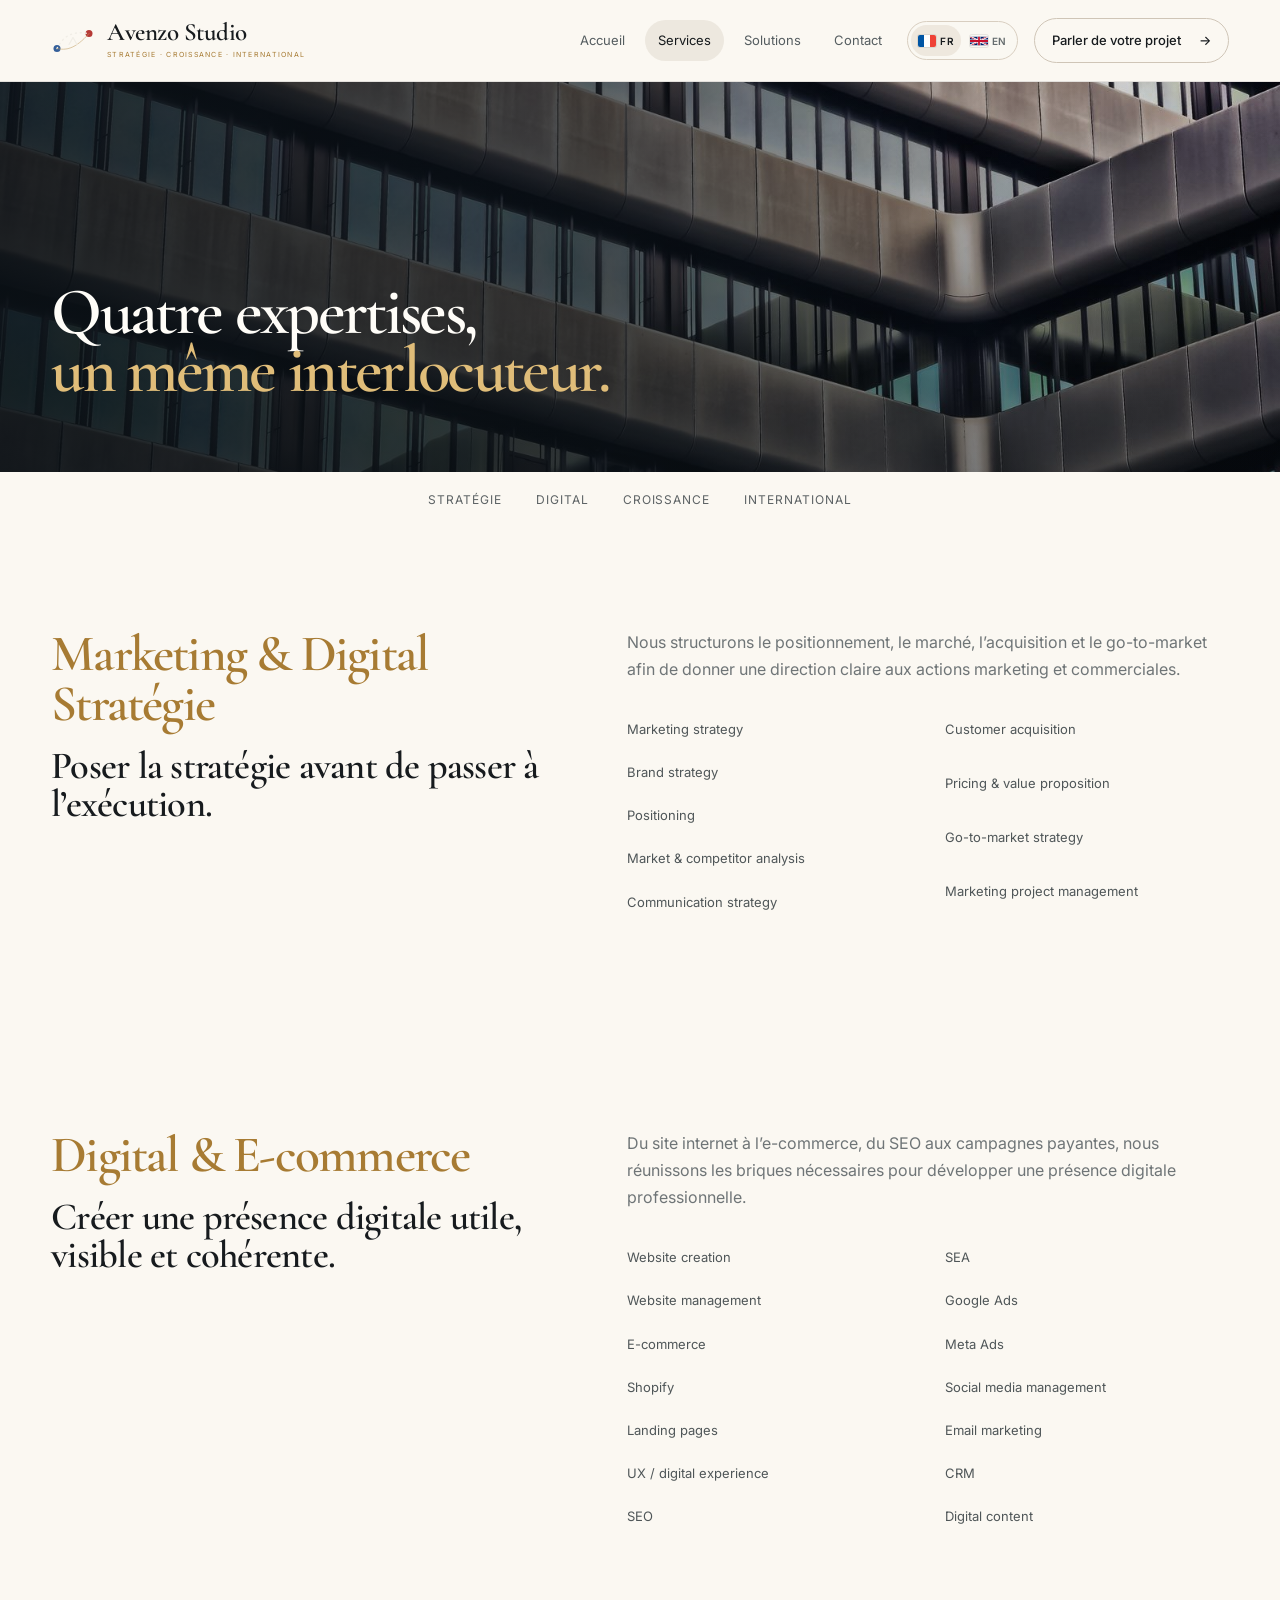
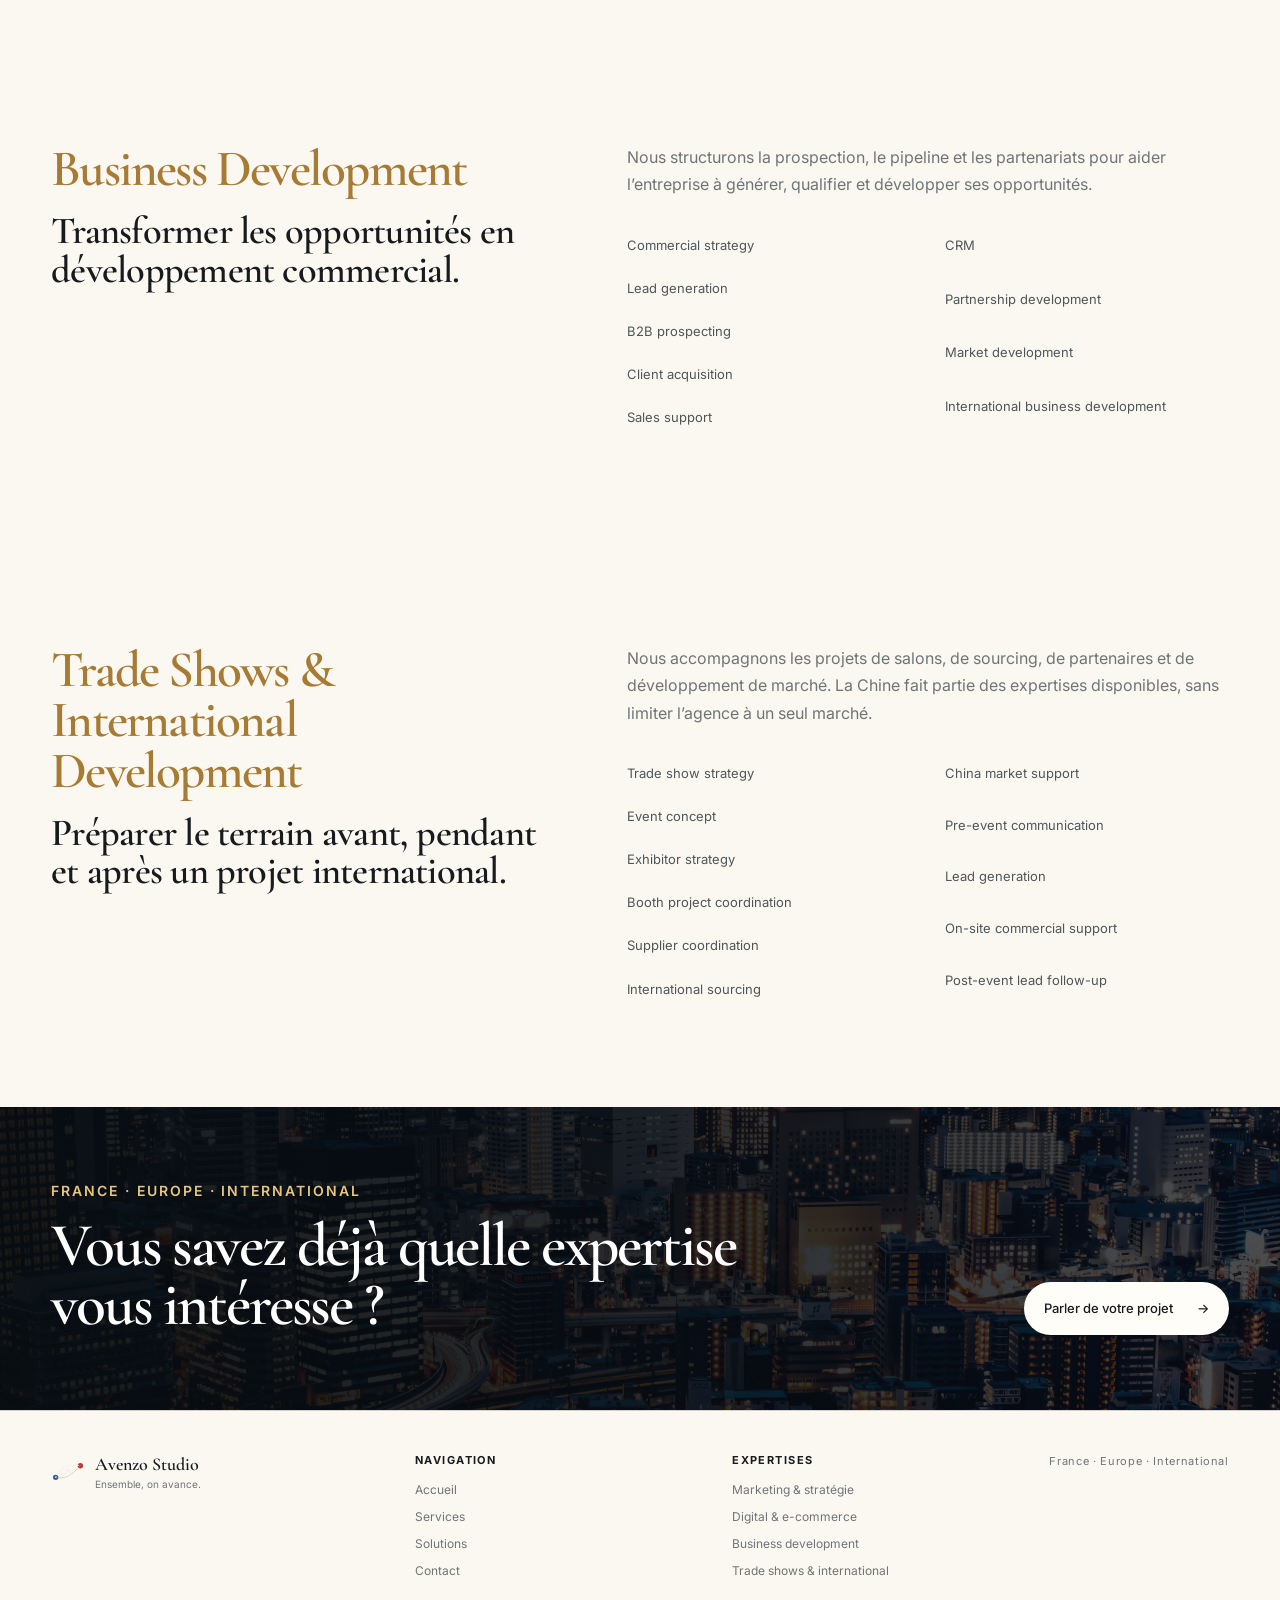
<file: services.html>
<!doctype html>
<html lang="fr">
<head>
  <meta charset="utf-8" />
  <meta name="viewport" content="width=device-width,initial-scale=1" />
  <meta name="theme-color" content="#f4efe6" />
  <meta name="description" content="Découvrez les quatre expertises Avenzo Studio : marketing & stratégie, digital & e-commerce, business development, trade shows & international." />
  <meta name="robots" content="index,follow" />
  <link rel="alternate" hreflang="fr" href="https://avenzo-kappa.vercel.app/services" />
  <link rel="alternate" hreflang="en" href="https://avenzo-kappa.vercel.app/en/services" />
  <link rel="alternate" hreflang="x-default" href="https://avenzo-kappa.vercel.app/services" />
  <link rel="canonical" href="https://avenzo-kappa.vercel.app/services" />
  <meta property="og:type" content="website" />
  <meta property="og:title" content="Services — Avenzo Studio" />
  <meta property="og:description" content="Marketing & stratégie, digital & e-commerce, business development, trade shows & international." />
  <meta property="og:url" content="https://avenzo-kappa.vercel.app/services" />
  <title>Services — Avenzo Studio</title>
  <link rel="preconnect" href="https://fonts.googleapis.com">
  <link rel="preconnect" href="https://fonts.gstatic.com" crossorigin>
  <link href="https://fonts.googleapis.com/css2?family=Cormorant+Garamond:wght@600;700&family=Inter:wght@400;500;600&display=swap" rel="stylesheet">
  <link rel="icon" href="/assets/avenzo-mark.svg" type="image/svg+xml" />
  <link rel="stylesheet" href="/styles.css" />
</head>
<body data-page="services">
  <a class="skip-link" href="#main">Aller au contenu</a>
  <header class="site-header">
    <a class="brand" href="/" aria-label="Avenzo Studio — Accueil">
      <img src="/assets/avenzo-mark.svg" alt="" />
      <span><strong>Avenzo Studio</strong><small>Stratégie · Croissance · International</small></span>
    </a>
    <button class="menu-toggle" type="button" aria-expanded="false" aria-controls="main-nav">Menu</button>
    <nav class="main-nav" id="main-nav" aria-label="Navigation principale">
      <a href="/">Accueil</a><a class="active" href="/services">Services</a><a href="/solutions">Solutions</a><a href="/contact">Contact</a>
    </nav>
    <nav class="language-switch" aria-label="Langue">
      <a class="active" aria-current="page" href="/services" lang="fr" hreflang="fr" aria-label="Français" title="Français"><img class="lang-flag" src="/assets/flag-fr.svg" alt="" width="18" height="12" aria-hidden="true"><span class="lang-code">FR</span></a>
      <a href="/en/services" lang="en" hreflang="en" aria-label="English" title="English"><img class="lang-flag" src="/assets/flag-gb.svg" alt="" width="18" height="12" aria-hidden="true"><span class="lang-code">EN</span></a>
    </nav>
    <a class="header-cta" href="/contact">Parler de votre projet <span>→</span></a>
  </header>

  <main id="main">
    <section class="banner banner-page">
      <img src="/assets/owner-modern-facade.jpg" alt="" class="banner-image" width="1600" height="1067" fetchpriority="high" decoding="async" />
      <div class="banner-overlay"></div>
      <div class="banner-content">
        <h1>Quatre expertises,<br><span>un même interlocuteur.</span></h1>
      </div>
    </section>

    <nav class="service-jump service-jump-clean" aria-label="Accès direct aux expertises">
      <a href="#strategy">Stratégie</a>
      <a href="#digital">Digital</a>
      <a href="#growth">Croissance</a>
      <a href="#trade">International</a>
    </nav>

    <section class="service-detail-section service-detail-clean" id="strategy" aria-labelledby="strategy-title">
      <div class="service-detail-head">
        <div>
          <h2 id="strategy-title" class="service-name">Marketing & Digital Stratégie</h2>
          <h3 class="service-tagline">Poser la stratégie avant de passer à l’exécution.</h3>
        </div>
      </div>
      <div class="service-detail-body">
        <p>Nous structurons le positionnement, le marché, l’acquisition et le go-to-market afin de donner une direction claire aux actions marketing et commerciales.</p>
        <div class="capability-columns capability-columns-clean">
          <ul>
            <li>Marketing strategy</li>
            <li>Brand strategy</li>
            <li>Positioning</li>
            <li>Market & competitor analysis</li>
            <li>Communication strategy</li>
          </ul>
          <ul>
            <li>Customer acquisition</li>
            <li>Pricing & value proposition</li>
            <li>Go-to-market strategy</li>
            <li>Marketing project management</li>
          </ul>
        </div>
      </div>
    </section>

    <section class="service-detail-section service-detail-clean" id="digital" aria-labelledby="digital-title">
      <div class="service-detail-head">
        <div>
          <h2 id="digital-title" class="service-name">Digital & E-commerce</h2>
          <h3 class="service-tagline">Créer une présence digitale utile, visible et cohérente.</h3>
        </div>
      </div>
      <div class="service-detail-body">
        <p>Du site internet à l’e-commerce, du SEO aux campagnes payantes, nous réunissons les briques nécessaires pour développer une présence digitale professionnelle.</p>
        <div class="capability-columns capability-columns-clean">
          <ul>
            <li>Website creation</li>
            <li>Website management</li>
            <li>E-commerce</li>
            <li>Shopify</li>
            <li>Landing pages</li>
            <li>UX / digital experience</li>
            <li>SEO</li>
          </ul>
          <ul>
            <li>SEA</li>
            <li>Google Ads</li>
            <li>Meta Ads</li>
            <li>Social media management</li>
            <li>Email marketing</li>
            <li>CRM</li>
            <li>Digital content</li>
          </ul>
        </div>
      </div>
    </section>

    <section class="service-detail-section service-detail-clean" id="growth" aria-labelledby="growth-title">
      <div class="service-detail-head">
        <div>
          <h2 id="growth-title" class="service-name">Business Development</h2>
          <h3 class="service-tagline">Transformer les opportunités en développement commercial.</h3>
        </div>
      </div>
      <div class="service-detail-body">
        <p>Nous structurons la prospection, le pipeline et les partenariats pour aider l’entreprise à générer, qualifier et développer ses opportunités.</p>
        <div class="capability-columns capability-columns-clean">
          <ul>
            <li>Commercial strategy</li>
            <li>Lead generation</li>
            <li>B2B prospecting</li>
            <li>Client acquisition</li>
            <li>Sales support</li>
          </ul>
          <ul>
            <li>CRM</li>
            <li>Partnership development</li>
            <li>Market development</li>
            <li>International business development</li>
          </ul>
        </div>
      </div>
    </section>

    <section class="service-detail-section service-detail-clean" id="trade" aria-labelledby="trade-title">
      <div class="service-detail-head">
        <div>
          <h2 id="trade-title" class="service-name">Trade Shows & International Development</h2>
          <h3 class="service-tagline">Préparer le terrain avant, pendant et après un projet international.</h3>
        </div>
      </div>
      <div class="service-detail-body">
        <p>Nous accompagnons les projets de salons, de sourcing, de partenaires et de développement de marché. La Chine fait partie des expertises disponibles, sans limiter l’agence à un seul marché.</p>
        <div class="capability-columns capability-columns-clean">
          <ul>
            <li>Trade show strategy</li>
            <li>Event concept</li>
            <li>Exhibitor strategy</li>
            <li>Booth project coordination</li>
            <li>Supplier coordination</li>
            <li>International sourcing</li>
          </ul>
          <ul>
            <li>China market support</li>
            <li>Pre-event communication</li>
            <li>Lead generation</li>
            <li>On-site commercial support</li>
            <li>Post-event lead follow-up</li>
          </ul>
        </div>
      </div>
    </section>

    <section class="final-cta">
      <div><p class="eyebrow eyebrow-light">FRANCE · EUROPE · INTERNATIONAL</p><h2>Vous savez déjà quelle expertise vous intéresse ?</h2></div>
      <a class="button button-light" href="/contact">Parler de votre projet <span>→</span></a>
    </section>
  </main>

  <footer class="site-footer site-footer-structured">
    <div class="footer-brand">
      <img src="/assets/avenzo-mark.svg" alt="" />
      <span><strong>Avenzo Studio</strong><small>Ensemble, on avance.</small></span>
    </div>
    <nav class="footer-nav" aria-label="Navigation du pied de page">
      <div><strong>Navigation</strong><a href="/">Accueil</a><a href="/services">Services</a><a href="/solutions">Solutions</a><a href="/contact">Contact</a></div>
      <div><strong>Expertises</strong><a href="#strategy">Marketing & stratégie</a><a href="#digital">Digital & e-commerce</a><a href="#growth">Business development</a><a href="#trade">Trade shows & international</a></div>
    </nav>
    <p class="footer-note">France · Europe · International</p>
  </footer>

  <script src="/app.js"></script>
  <script src="/tracking-config.js"></script>
  <script src="/tracking.js"></script>
</body>
</html>
</file>
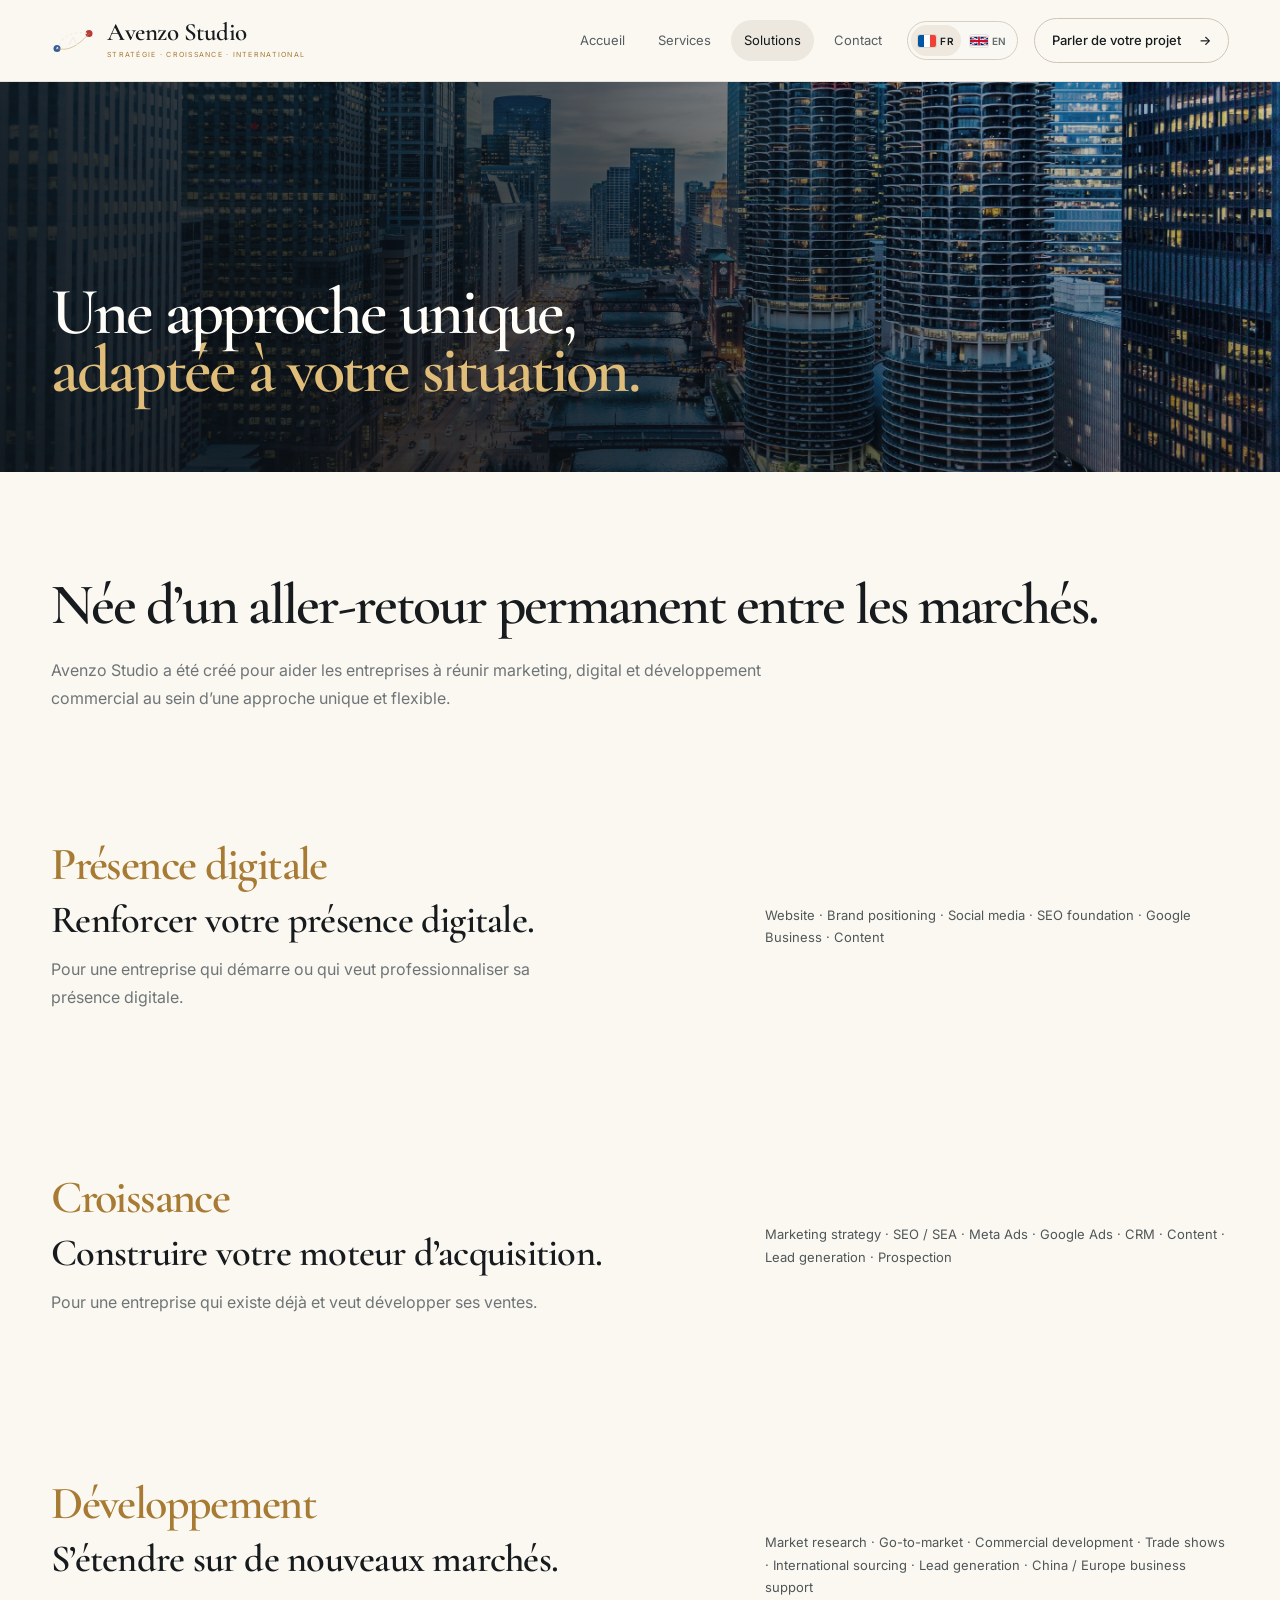
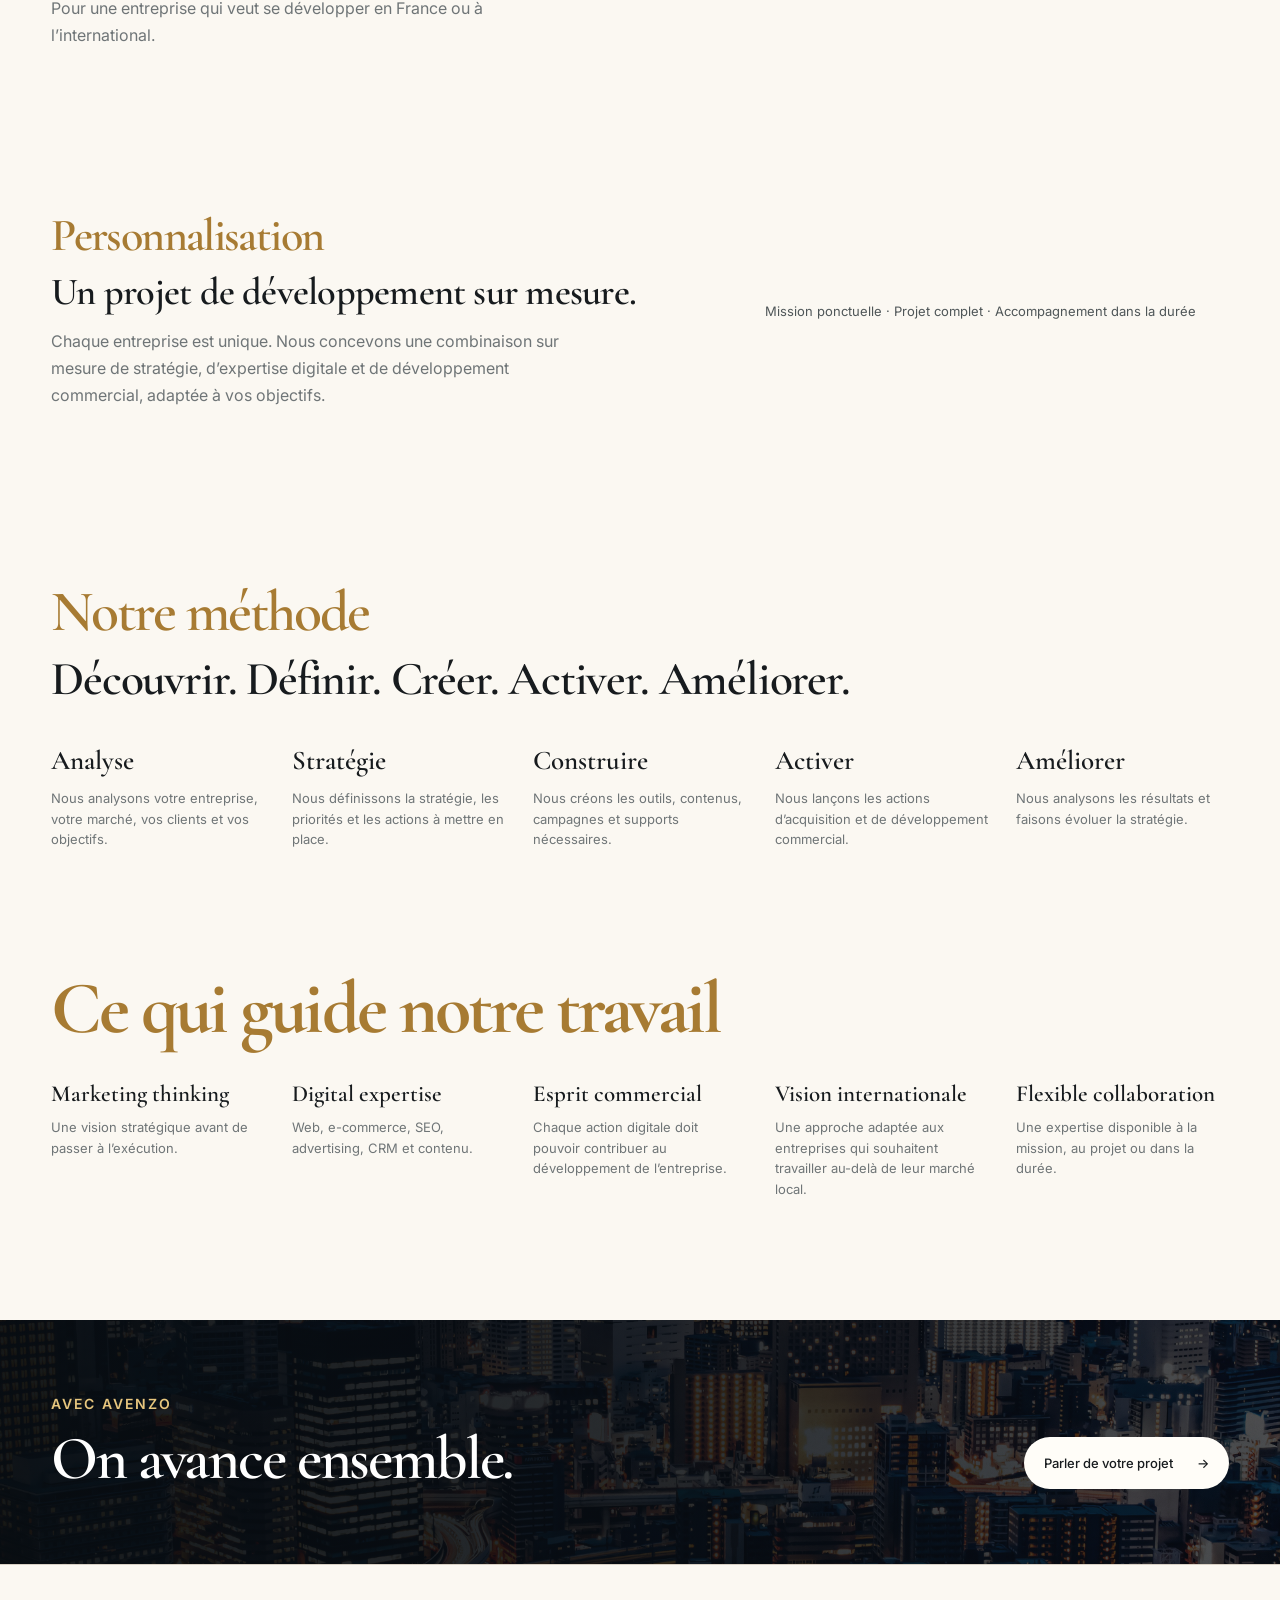
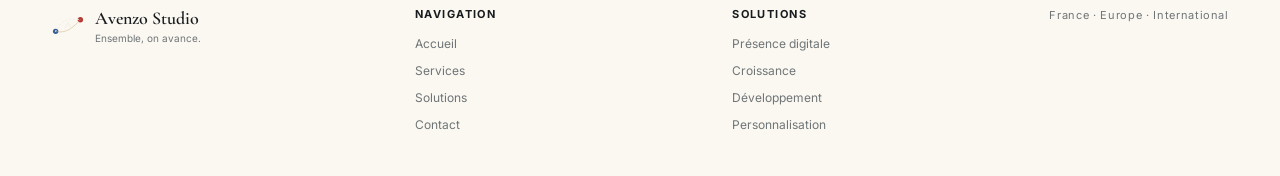
<file: solutions.html>
<!doctype html>
<html lang="fr">
<head>
  <meta charset="utf-8" />
  <meta name="viewport" content="width=device-width,initial-scale=1" />
  <meta name="theme-color" content="#f4efe6" />
  <meta name="description" content="Solutions Avenzo Studio : présence digitale, croissance, développement international et accompagnement sur mesure." />
  <meta name="robots" content="index,follow" />
  <link rel="alternate" hreflang="fr" href="https://avenzo-kappa.vercel.app/solutions" />
  <link rel="alternate" hreflang="en" href="https://avenzo-kappa.vercel.app/en/solutions" />
  <link rel="alternate" hreflang="x-default" href="https://avenzo-kappa.vercel.app/solutions" />
  <link rel="canonical" href="https://avenzo-kappa.vercel.app/solutions" />
  <meta property="og:type" content="website" />
  <meta property="og:title" content="Solutions — Avenzo Studio" />
  <meta property="og:description" content="Présence digitale, acquisition, développement international et accompagnement sur mesure." />
  <meta property="og:url" content="https://avenzo-kappa.vercel.app/solutions" />
  <title>Solutions — Avenzo Studio</title>
  <link rel="preconnect" href="https://fonts.googleapis.com">
  <link rel="preconnect" href="https://fonts.gstatic.com" crossorigin>
  <link href="https://fonts.googleapis.com/css2?family=Cormorant+Garamond:wght@600;700&family=Inter:wght@400;500;600&display=swap" rel="stylesheet">
  <link rel="icon" href="/assets/avenzo-mark.svg" type="image/svg+xml" />
  <link rel="stylesheet" href="/styles.css" />
</head>
<body data-page="solutions">
  <a class="skip-link" href="#main">Aller au contenu</a>
  <header class="site-header">
    <a class="brand" href="/" aria-label="Avenzo Studio — Accueil">
      <img src="/assets/avenzo-mark.svg" alt="" />
      <span><strong>Avenzo Studio</strong><small>Stratégie · Croissance · International</small></span>
    </a>
    <button class="menu-toggle" type="button" aria-expanded="false" aria-controls="main-nav">Menu</button>
    <nav class="main-nav" id="main-nav" aria-label="Navigation principale">
      <a href="/">Accueil</a><a href="/services">Services</a><a class="active" href="/solutions">Solutions</a><a href="/contact">Contact</a>
    </nav>
    <nav class="language-switch" aria-label="Langue">
      <a class="active" aria-current="page" href="/solutions" lang="fr" hreflang="fr" aria-label="Français" title="Français"><img class="lang-flag" src="/assets/flag-fr.svg" alt="" width="18" height="12" aria-hidden="true"><span class="lang-code">FR</span></a>
      <a href="/en/solutions" lang="en" hreflang="en" aria-label="English" title="English"><img class="lang-flag" src="/assets/flag-gb.svg" alt="" width="18" height="12" aria-hidden="true"><span class="lang-code">EN</span></a>
    </nav>
    <a class="header-cta" href="/contact">Parler de votre projet <span>→</span></a>
  </header>

  <main id="main">
    <section class="banner banner-page">
      <img src="/assets/original-growth-city.jpg" alt="" class="banner-image" width="2048" height="1365" fetchpriority="high" decoding="async" />
      <div class="banner-overlay"></div>
      <div class="banner-content">
        <h1>Une approche unique,<br><span>adaptée à votre situation.</span></h1>
      </div>
    </section>

    <section class="solutions-intro section-shell solutions-intro-clean">
      <h2>Née d’un aller-retour permanent entre les marchés.</h2>
      <p>Avenzo Studio a été créé pour aider les entreprises à réunir marketing, digital et développement commercial au sein d’une approche unique et flexible.</p>
    </section>

    <section class="solution-row solution-row-clean section-shell" id="presence" aria-labelledby="presence-title">
      <div class="solution-copy">
        <h2 id="presence-title" class="solution-name">Présence digitale</h2>
        <h3 class="solution-tagline">Renforcer votre présence digitale.</h3>
        <p>Pour une entreprise qui démarre ou qui veut professionnaliser sa présence digitale.</p>
      </div>
      <div class="solution-list">Website · Brand positioning · Social media · SEO foundation · Google Business · Content</div>
    </section>

    <section class="solution-row solution-row-clean section-shell" id="acquisition" aria-labelledby="acquisition-title">
      <div class="solution-copy">
        <h2 id="acquisition-title" class="solution-name">Croissance</h2>
        <h3 class="solution-tagline">Construire votre moteur d’acquisition.</h3>
        <p>Pour une entreprise qui existe déjà et veut développer ses ventes.</p>
      </div>
      <div class="solution-list">Marketing strategy · SEO / SEA · Meta Ads · Google Ads · CRM · Content · Lead generation · Prospection</div>
    </section>

    <section class="solution-row solution-row-clean section-shell" id="development" aria-labelledby="development-title">
      <div class="solution-copy">
        <h2 id="development-title" class="solution-name">Développement</h2>
        <h3 class="solution-tagline">S’étendre sur de nouveaux marchés.</h3>
        <p>Pour une entreprise qui veut se développer en France ou à l’international.</p>
      </div>
      <div class="solution-list">Market research · Go-to-market · Commercial development · Trade shows · International sourcing · Lead generation · China / Europe business support</div>
    </section>

    <section class="solution-row solution-row-clean section-shell" id="custom" aria-labelledby="custom-title">
      <div class="solution-copy">
        <h2 id="custom-title" class="solution-name">Personnalisation</h2>
        <h3 class="solution-tagline">Un projet de développement sur mesure.</h3>
        <p>Chaque entreprise est unique. Nous concevons une combinaison sur mesure de stratégie, d’expertise digitale et de développement commercial, adaptée à vos objectifs.</p>
      </div>
      <div class="solution-list">Mission ponctuelle · Projet complet · Accompagnement dans la durée</div>
    </section>

    <section class="method method-clean section-shell" aria-labelledby="method-title">
      <div class="section-heading method-heading-clean">
        <h2 id="method-title" class="method-primary-title">Notre méthode</h2>
        <h3 class="method-sequence">Découvrir. Définir. Créer. Activer. Améliorer.</h3>
      </div>
      <ol class="method-line method-line-clean">
        <li><strong>Analyse</strong><p>Nous analysons votre entreprise, votre marché, vos clients et vos objectifs.</p></li>
        <li><strong>Stratégie</strong><p>Nous définissons la stratégie, les priorités et les actions à mettre en place.</p></li>
        <li><strong>Construire</strong><p>Nous créons les outils, contenus, campagnes et supports nécessaires.</p></li>
        <li><strong>Activer</strong><p>Nous lançons les actions d’acquisition et de développement commercial.</p></li>
        <li><strong>Améliorer</strong><p>Nous analysons les résultats et faisons évoluer la stratégie.</p></li>
      </ol>
    </section>

    <section class="principles principles-clean section-shell" aria-labelledby="principles-title">
      <h2 id="principles-title" class="principles-primary-title">Ce qui guide notre travail</h2>
      <div class="principle-line principle-line-clean">
        <div><strong>Marketing thinking</strong><p>Une vision stratégique avant de passer à l’exécution.</p></div>
        <div><strong>Digital expertise</strong><p>Web, e-commerce, SEO, advertising, CRM et contenu.</p></div>
        <div><strong>Esprit commercial</strong><p>Chaque action digitale doit pouvoir contribuer au développement de l’entreprise.</p></div>
        <div><strong>Vision internationale</strong><p>Une approche adaptée aux entreprises qui souhaitent travailler au-delà de leur marché local.</p></div>
        <div><strong>Flexible collaboration</strong><p>Une expertise disponible à la mission, au projet ou dans la durée.</p></div>
      </div>
    </section>

    <section class="final-cta">
      <div><p class="eyebrow eyebrow-light">AVEC AVENZO</p><h2>On avance ensemble.</h2></div>
      <a class="button button-light" href="/contact">Parler de votre projet <span>→</span></a>
    </section>
  </main>

  <footer class="site-footer site-footer-structured">
    <div class="footer-brand">
      <img src="/assets/avenzo-mark.svg" alt="" />
      <span><strong>Avenzo Studio</strong><small>Ensemble, on avance.</small></span>
    </div>
    <nav class="footer-nav" aria-label="Navigation du pied de page">
      <div><strong>Navigation</strong><a href="/">Accueil</a><a href="/services">Services</a><a href="/solutions">Solutions</a><a href="/contact">Contact</a></div>
      <div><strong>Solutions</strong><a href="#presence">Présence digitale</a><a href="#acquisition">Croissance</a><a href="#development">Développement</a><a href="#custom">Personnalisation</a></div>
    </nav>
    <p class="footer-note">France · Europe · International</p>
  </footer>

  <script src="/app.js"></script>
  <script src="/tracking-config.js"></script>
  <script src="/tracking.js"></script>
</body>
</html>
</file>
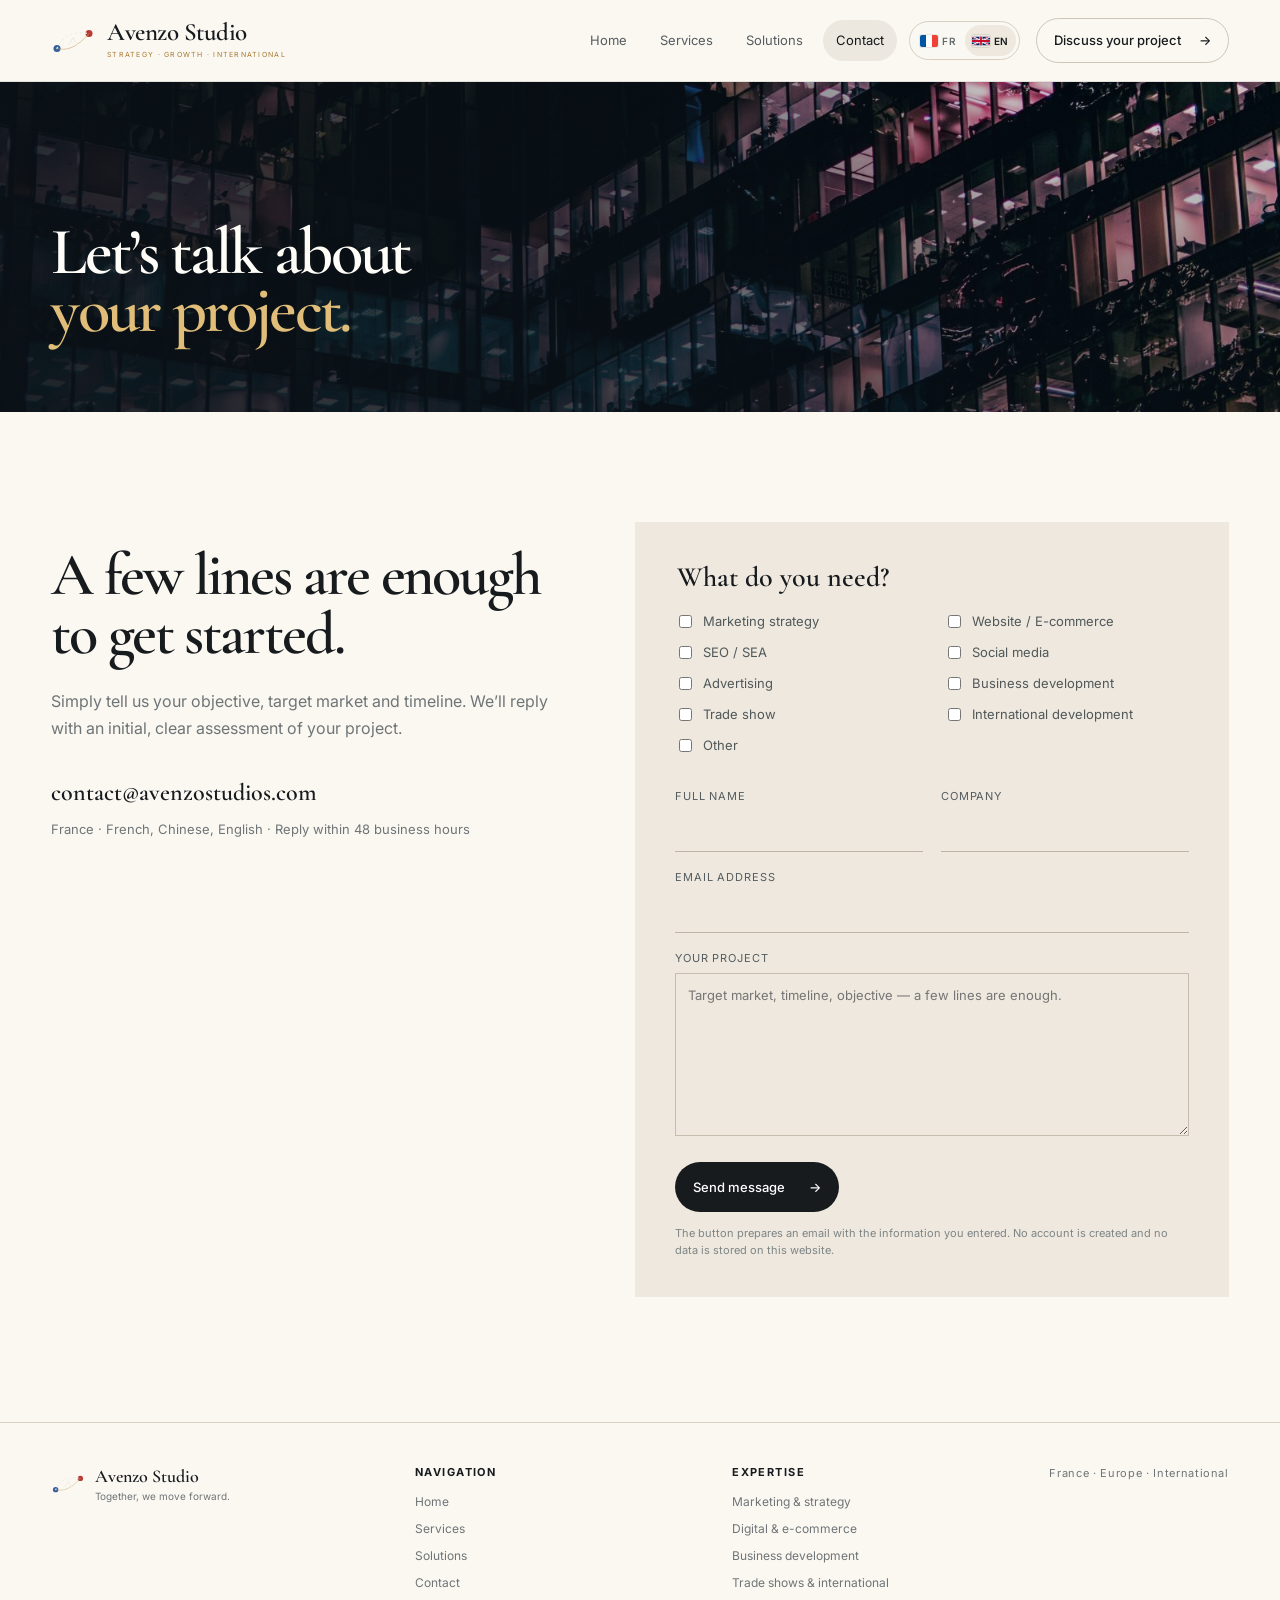
<file: en/contact.html>
<!doctype html>
<html lang="en">
<head>
  <meta charset="utf-8" />
  <meta name="viewport" content="width=device-width,initial-scale=1" />
  <meta name="theme-color" content="#f4efe6" />
  <meta name="description" content="Contact Avenzo Studio for marketing, digital, business development, trade show and international growth projects." />
  <meta name="robots" content="index,follow" />
  <link rel="alternate" hreflang="fr" href="https://avenzo-kappa.vercel.app/contact" />
  <link rel="alternate" hreflang="en" href="https://avenzo-kappa.vercel.app/en/contact" />
  <link rel="alternate" hreflang="x-default" href="https://avenzo-kappa.vercel.app/contact" />
  <link rel="canonical" href="https://avenzo-kappa.vercel.app/en/contact" />
  <meta property="og:type" content="website" />
  <meta property="og:title" content="Contact — Avenzo Studio" />
  <meta property="og:description" content="Tell us about your marketing, digital, commercial or international project." />
  <meta property="og:url" content="https://avenzo-kappa.vercel.app/en/contact" />
  <title>Contact — Avenzo Studio</title>
  <link rel="preconnect" href="https://fonts.googleapis.com">
  <link rel="preconnect" href="https://fonts.gstatic.com" crossorigin>
  <link href="https://fonts.googleapis.com/css2?family=Cormorant+Garamond:wght@600;700&family=Inter:wght@400;500;600&display=swap" rel="stylesheet">
  <link rel="icon" href="/assets/avenzo-mark.svg" type="image/svg+xml" />
  <link rel="stylesheet" href="/styles.css" />
</head>
<body data-page="contact">
  <a class="skip-link" href="#main">Skip to content</a>
  <header class="site-header">
    <a class="brand" href="/en/" aria-label="Avenzo Studio — Home">
      <img src="/assets/avenzo-mark.svg" alt="" />
      <span><strong>Avenzo Studio</strong><small>Strategy · Growth · International</small></span>
    </a>
    <button class="menu-toggle" type="button" aria-expanded="false" aria-controls="main-nav">Menu</button>
    <nav class="main-nav" id="main-nav" aria-label="Main navigation">
      <a href="/en/">Home</a><a href="/en/services">Services</a><a href="/en/solutions">Solutions</a><a class="active" href="/en/contact">Contact</a>
    </nav>
    <nav class="language-switch" aria-label="Language">
      <a href="/contact" lang="fr" hreflang="fr" aria-label="Français" title="Français"><img class="lang-flag" src="/assets/flag-fr.svg" alt="" width="18" height="12" aria-hidden="true"><span class="lang-code">FR</span></a>
      <a class="active" aria-current="page" href="/en/contact" lang="en" hreflang="en" aria-label="English" title="English"><img class="lang-flag" src="/assets/flag-gb.svg" alt="" width="18" height="12" aria-hidden="true"><span class="lang-code">EN</span></a>
    </nav>
    <a class="header-cta active-cta" href="/en/contact">Discuss your project <span>→</span></a>
  </header>

  <main id="main">
    <section class="banner banner-page banner-contact">
      <img src="/assets/owner-office-night.jpg" alt="" class="banner-image" width="1600" height="900" fetchpriority="high" decoding="async" />
      <div class="banner-overlay"></div>
      <div class="banner-content">
        <h1>Let’s talk about<br><span>your project.</span></h1>
      </div>
    </section>

    <section class="contact-layout contact-layout-balanced section-shell">
      <div class="contact-intro contact-intro-balanced">
        <h2>A few lines are enough to get started.</h2>
        <p>Simply tell us your objective, target market and timeline. We’ll reply with an initial, clear assessment of your project.</p>

        <div class="contact-info-stack" aria-label="Contact information">
          <a class="contact-email" href="mailto:contact@avenzostudios.com">contact@avenzostudios.com</a>
          <p>France · French, Chinese, English · Reply within 48 business hours</p>
        </div>
      </div>

      <form class="contact-form" id="contact-form">
        <fieldset>
          <legend>What do you need?</legend>
          <div class="need-grid">
            <label><input type="checkbox" name="need" value="Marketing strategy"> Marketing strategy</label>
            <label><input type="checkbox" name="need" value="Website / E-commerce"> Website / E-commerce</label>
            <label><input type="checkbox" name="need" value="SEO / SEA"> SEO / SEA</label>
            <label><input type="checkbox" name="need" value="Social media"> Social media</label>
            <label><input type="checkbox" name="need" value="Advertising"> Advertising</label>
            <label><input type="checkbox" name="need" value="Business development"> Business development</label>
            <label><input type="checkbox" name="need" value="Trade show"> Trade show</label>
            <label><input type="checkbox" name="need" value="International development"> International development</label>
            <label><input type="checkbox" name="need" value="Other"> Other</label>
          </div>
        </fieldset>

        <div class="form-grid">
          <label>Full name<input type="text" name="name" autocomplete="name" required></label>
          <label>Company<input type="text" name="company" autocomplete="organization"></label>
          <label class="full">Email address<input type="email" name="email" autocomplete="email" required></label>
          <label class="full">Your project<textarea name="project" rows="7" placeholder="Target market, timeline, objective — a few lines are enough." required></textarea></label>
        </div>

        <button class="button button-dark submit-button" type="submit">Send message <span>→</span></button>
        <p class="form-note">The button prepares an email with the information you entered. No account is created and no data is stored on this website.</p>
      </form>
    </section>
  </main>

  <footer class="site-footer site-footer-structured">
    <div class="footer-brand">
      <img src="/assets/avenzo-mark.svg" alt="" />
      <span><strong>Avenzo Studio</strong><small>Together, we move forward.</small></span>
    </div>
    <nav class="footer-nav" aria-label="Footer navigation">
      <div><strong>Navigation</strong><a href="/en/">Home</a><a href="/en/services">Services</a><a href="/en/solutions">Solutions</a><a href="/en/contact">Contact</a></div>
      <div><strong>Expertise</strong><a href="/en/services#strategy">Marketing & strategy</a><a href="/en/services#digital">Digital & e-commerce</a><a href="/en/services#growth">Business development</a><a href="/en/services#trade">Trade shows & international</a></div>
    </nav>
    <p class="footer-note">France · Europe · International</p>
  </footer>

  <script src="/app.js"></script>
  <script src="/tracking-config.js"></script>
  <script src="/tracking.js"></script>
</body>
</html>
</file>
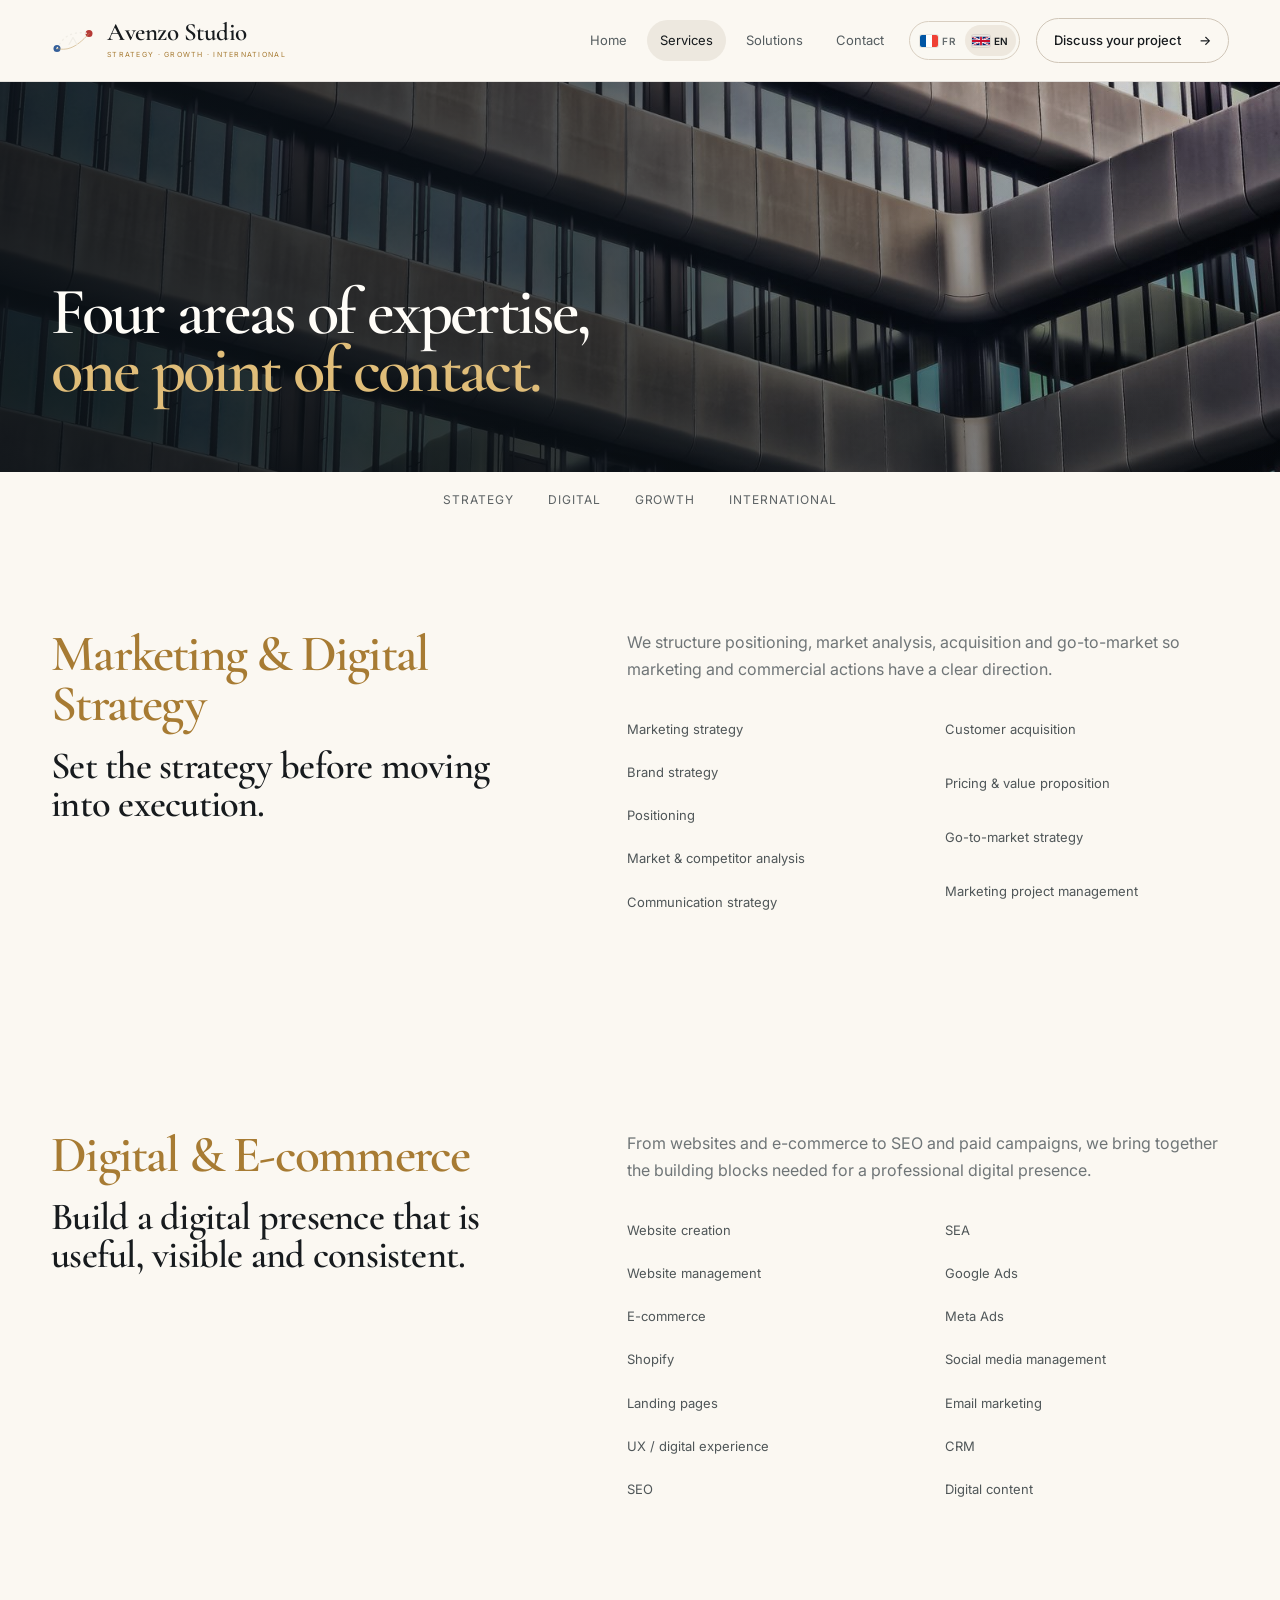
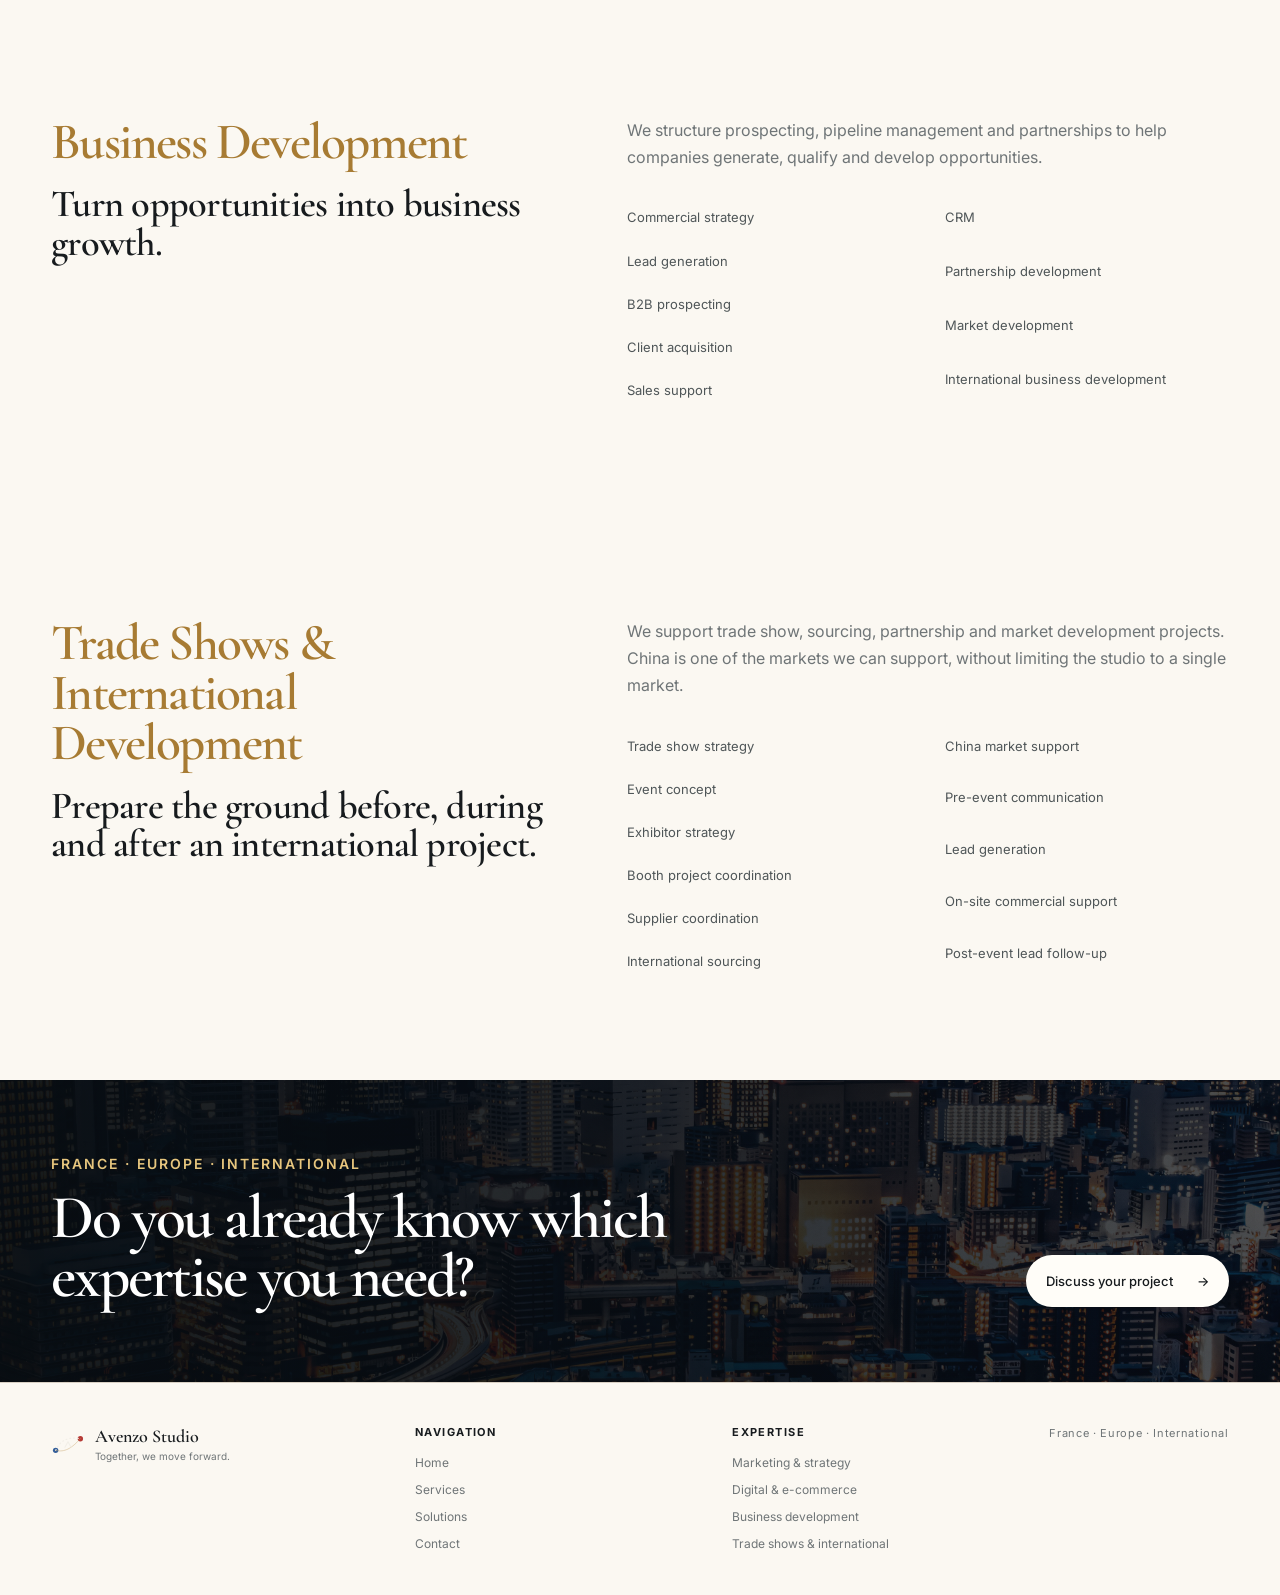
<file: en/services.html>
<!doctype html>
<html lang="en">
<head>
  <meta charset="utf-8" />
  <meta name="viewport" content="width=device-width,initial-scale=1" />
  <meta name="theme-color" content="#f4efe6" />
  <meta name="description" content="Discover Avenzo Studio’s four areas of expertise: marketing & strategy, digital & e-commerce, business development, and trade shows & international." />
  <meta name="robots" content="index,follow" />
  <link rel="alternate" hreflang="fr" href="https://avenzo-kappa.vercel.app/services" />
  <link rel="alternate" hreflang="en" href="https://avenzo-kappa.vercel.app/en/services" />
  <link rel="alternate" hreflang="x-default" href="https://avenzo-kappa.vercel.app/services" />
  <link rel="canonical" href="https://avenzo-kappa.vercel.app/en/services" />
  <meta property="og:type" content="website" />
  <meta property="og:title" content="Services — Avenzo Studio" />
  <meta property="og:description" content="Marketing & strategy, digital & e-commerce, business development, trade shows & international." />
  <meta property="og:url" content="https://avenzo-kappa.vercel.app/en/services" />
  <title>Services — Avenzo Studio</title>
  <link rel="preconnect" href="https://fonts.googleapis.com">
  <link rel="preconnect" href="https://fonts.gstatic.com" crossorigin>
  <link href="https://fonts.googleapis.com/css2?family=Cormorant+Garamond:wght@600;700&family=Inter:wght@400;500;600&display=swap" rel="stylesheet">
  <link rel="icon" href="/assets/avenzo-mark.svg" type="image/svg+xml" />
  <link rel="stylesheet" href="/styles.css" />
</head>
<body data-page="services">
  <a class="skip-link" href="#main">Skip to content</a>
  <header class="site-header">
    <a class="brand" href="/en/" aria-label="Avenzo Studio — Home">
      <img src="/assets/avenzo-mark.svg" alt="" />
      <span><strong>Avenzo Studio</strong><small>Strategy · Growth · International</small></span>
    </a>
    <button class="menu-toggle" type="button" aria-expanded="false" aria-controls="main-nav">Menu</button>
    <nav class="main-nav" id="main-nav" aria-label="Main navigation">
      <a href="/en/">Home</a><a class="active" href="/en/services">Services</a><a href="/en/solutions">Solutions</a><a href="/en/contact">Contact</a>
    </nav>
    <nav class="language-switch" aria-label="Language">
      <a href="/services" lang="fr" hreflang="fr" aria-label="Français" title="Français"><img class="lang-flag" src="/assets/flag-fr.svg" alt="" width="18" height="12" aria-hidden="true"><span class="lang-code">FR</span></a>
      <a class="active" aria-current="page" href="/en/services" lang="en" hreflang="en" aria-label="English" title="English"><img class="lang-flag" src="/assets/flag-gb.svg" alt="" width="18" height="12" aria-hidden="true"><span class="lang-code">EN</span></a>
    </nav>
    <a class="header-cta" href="/en/contact">Discuss your project <span>→</span></a>
  </header>

  <main id="main">
    <section class="banner banner-page">
      <img src="/assets/owner-modern-facade.jpg" alt="" class="banner-image" width="1600" height="1067" fetchpriority="high" decoding="async" />
      <div class="banner-overlay"></div>
      <div class="banner-content">
        <h1>Four areas of expertise,<br><span>one point of contact.</span></h1>
      </div>
    </section>

    <nav class="service-jump service-jump-clean" aria-label="Quick access to expertise">
      <a href="#strategy">Strategy</a>
      <a href="#digital">Digital</a>
      <a href="#growth">Growth</a>
      <a href="#trade">International</a>
    </nav>

    <section class="service-detail-section service-detail-clean" id="strategy" aria-labelledby="strategy-title">
      <div class="service-detail-head">
        <div>
          <h2 id="strategy-title" class="service-name">Marketing & Digital Strategy</h2>
          <h3 class="service-tagline">Set the strategy before moving into execution.</h3>
        </div>
      </div>
      <div class="service-detail-body">
        <p>We structure positioning, market analysis, acquisition and go-to-market so marketing and commercial actions have a clear direction.</p>
        <div class="capability-columns capability-columns-clean">
          <ul>
            <li>Marketing strategy</li>
            <li>Brand strategy</li>
            <li>Positioning</li>
            <li>Market & competitor analysis</li>
            <li>Communication strategy</li>
          </ul>
          <ul>
            <li>Customer acquisition</li>
            <li>Pricing & value proposition</li>
            <li>Go-to-market strategy</li>
            <li>Marketing project management</li>
          </ul>
        </div>
      </div>
    </section>

    <section class="service-detail-section service-detail-clean" id="digital" aria-labelledby="digital-title">
      <div class="service-detail-head">
        <div>
          <h2 id="digital-title" class="service-name">Digital & E-commerce</h2>
          <h3 class="service-tagline">Build a digital presence that is useful, visible and consistent.</h3>
        </div>
      </div>
      <div class="service-detail-body">
        <p>From websites and e-commerce to SEO and paid campaigns, we bring together the building blocks needed for a professional digital presence.</p>
        <div class="capability-columns capability-columns-clean">
          <ul>
            <li>Website creation</li>
            <li>Website management</li>
            <li>E-commerce</li>
            <li>Shopify</li>
            <li>Landing pages</li>
            <li>UX / digital experience</li>
            <li>SEO</li>
          </ul>
          <ul>
            <li>SEA</li>
            <li>Google Ads</li>
            <li>Meta Ads</li>
            <li>Social media management</li>
            <li>Email marketing</li>
            <li>CRM</li>
            <li>Digital content</li>
          </ul>
        </div>
      </div>
    </section>

    <section class="service-detail-section service-detail-clean" id="growth" aria-labelledby="growth-title">
      <div class="service-detail-head">
        <div>
          <h2 id="growth-title" class="service-name">Business Development</h2>
          <h3 class="service-tagline">Turn opportunities into business growth.</h3>
        </div>
      </div>
      <div class="service-detail-body">
        <p>We structure prospecting, pipeline management and partnerships to help companies generate, qualify and develop opportunities.</p>
        <div class="capability-columns capability-columns-clean">
          <ul>
            <li>Commercial strategy</li>
            <li>Lead generation</li>
            <li>B2B prospecting</li>
            <li>Client acquisition</li>
            <li>Sales support</li>
          </ul>
          <ul>
            <li>CRM</li>
            <li>Partnership development</li>
            <li>Market development</li>
            <li>International business development</li>
          </ul>
        </div>
      </div>
    </section>

    <section class="service-detail-section service-detail-clean" id="trade" aria-labelledby="trade-title">
      <div class="service-detail-head">
        <div>
          <h2 id="trade-title" class="service-name">Trade Shows & International Development</h2>
          <h3 class="service-tagline">Prepare the ground before, during and after an international project.</h3>
        </div>
      </div>
      <div class="service-detail-body">
        <p>We support trade show, sourcing, partnership and market development projects. China is one of the markets we can support, without limiting the studio to a single market.</p>
        <div class="capability-columns capability-columns-clean">
          <ul>
            <li>Trade show strategy</li>
            <li>Event concept</li>
            <li>Exhibitor strategy</li>
            <li>Booth project coordination</li>
            <li>Supplier coordination</li>
            <li>International sourcing</li>
          </ul>
          <ul>
            <li>China market support</li>
            <li>Pre-event communication</li>
            <li>Lead generation</li>
            <li>On-site commercial support</li>
            <li>Post-event lead follow-up</li>
          </ul>
        </div>
      </div>
    </section>

    <section class="final-cta">
      <div><p class="eyebrow eyebrow-light">FRANCE · EUROPE · INTERNATIONAL</p><h2>Do you already know which expertise you need?</h2></div>
      <a class="button button-light" href="/en/contact">Discuss your project <span>→</span></a>
    </section>
  </main>

  <footer class="site-footer site-footer-structured">
    <div class="footer-brand">
      <img src="/assets/avenzo-mark.svg" alt="" />
      <span><strong>Avenzo Studio</strong><small>Together, we move forward.</small></span>
    </div>
    <nav class="footer-nav" aria-label="Footer navigation">
      <div><strong>Navigation</strong><a href="/en/">Home</a><a href="/en/services">Services</a><a href="/en/solutions">Solutions</a><a href="/en/contact">Contact</a></div>
      <div><strong>Expertise</strong><a href="#strategy">Marketing & strategy</a><a href="#digital">Digital & e-commerce</a><a href="#growth">Business development</a><a href="#trade">Trade shows & international</a></div>
    </nav>
    <p class="footer-note">France · Europe · International</p>
  </footer>

  <script src="/app.js"></script>
  <script src="/tracking-config.js"></script>
  <script src="/tracking.js"></script>
</body>
</html>
</file>
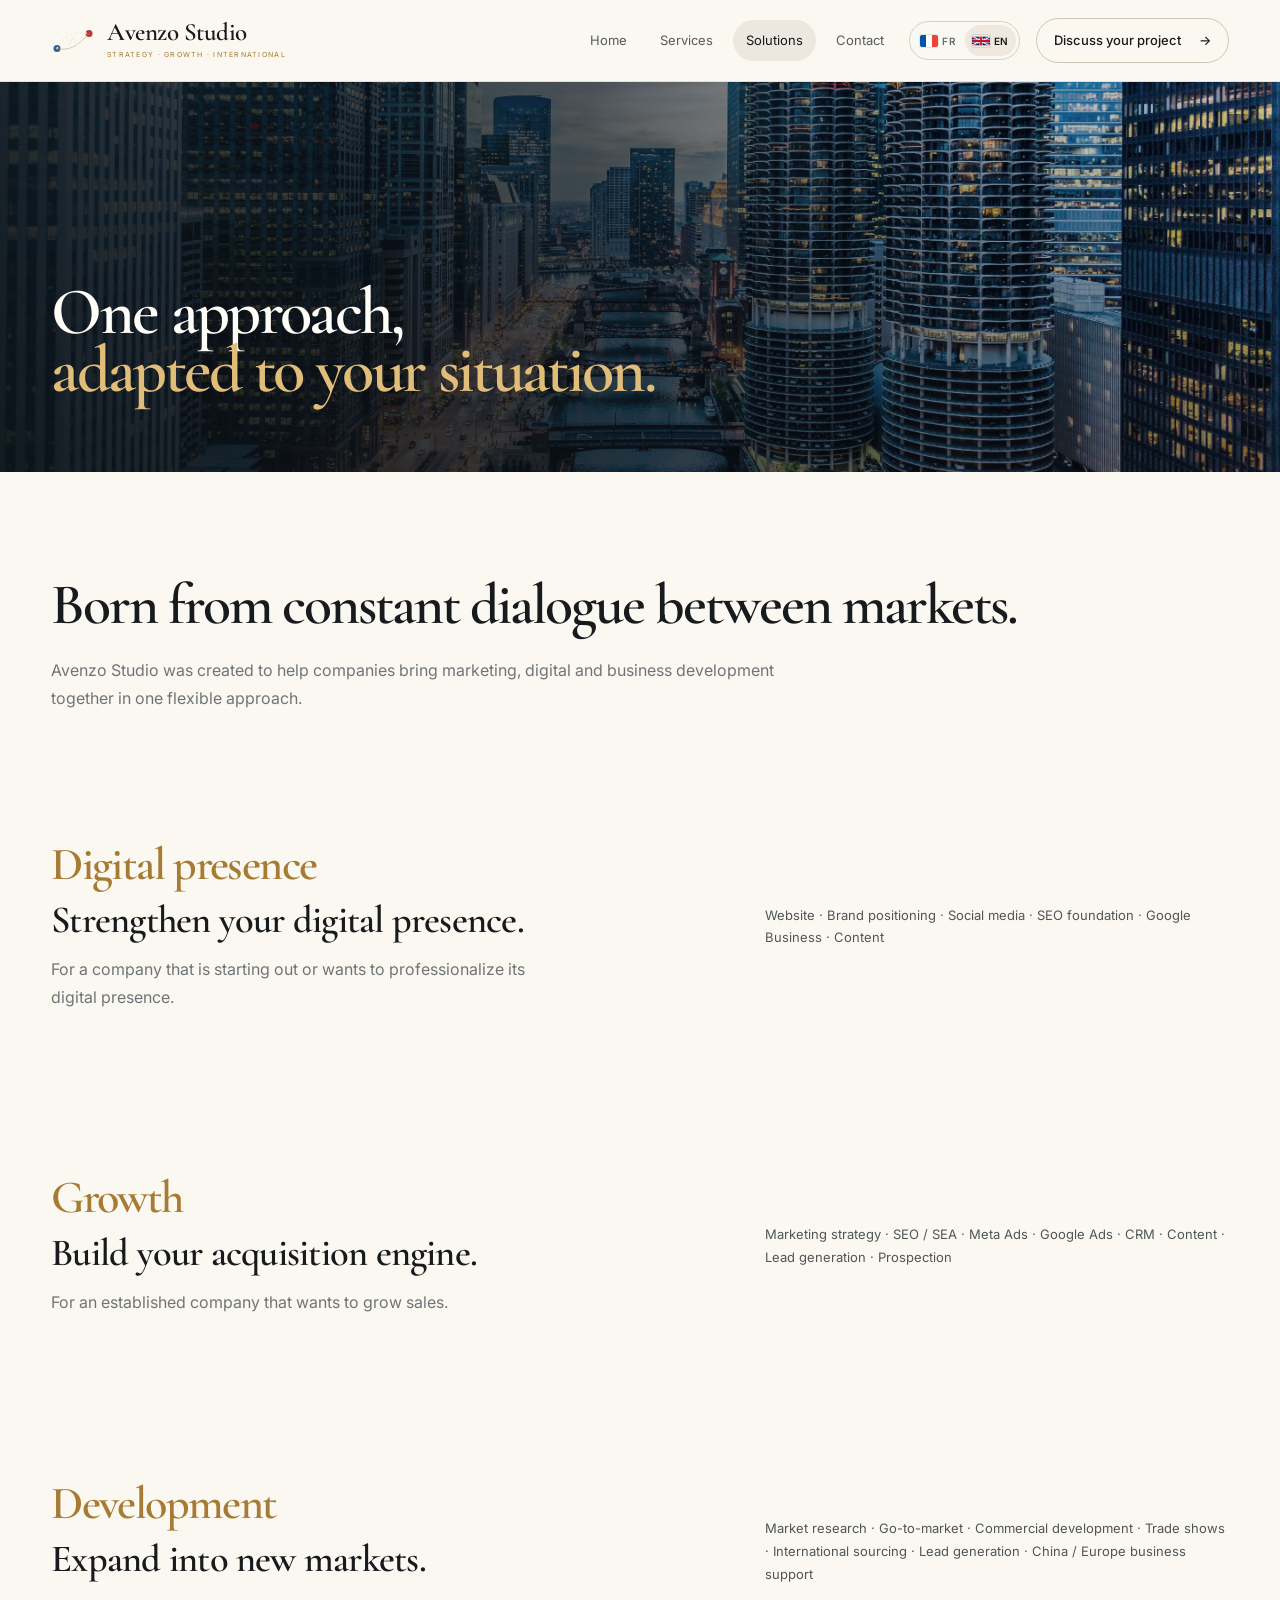
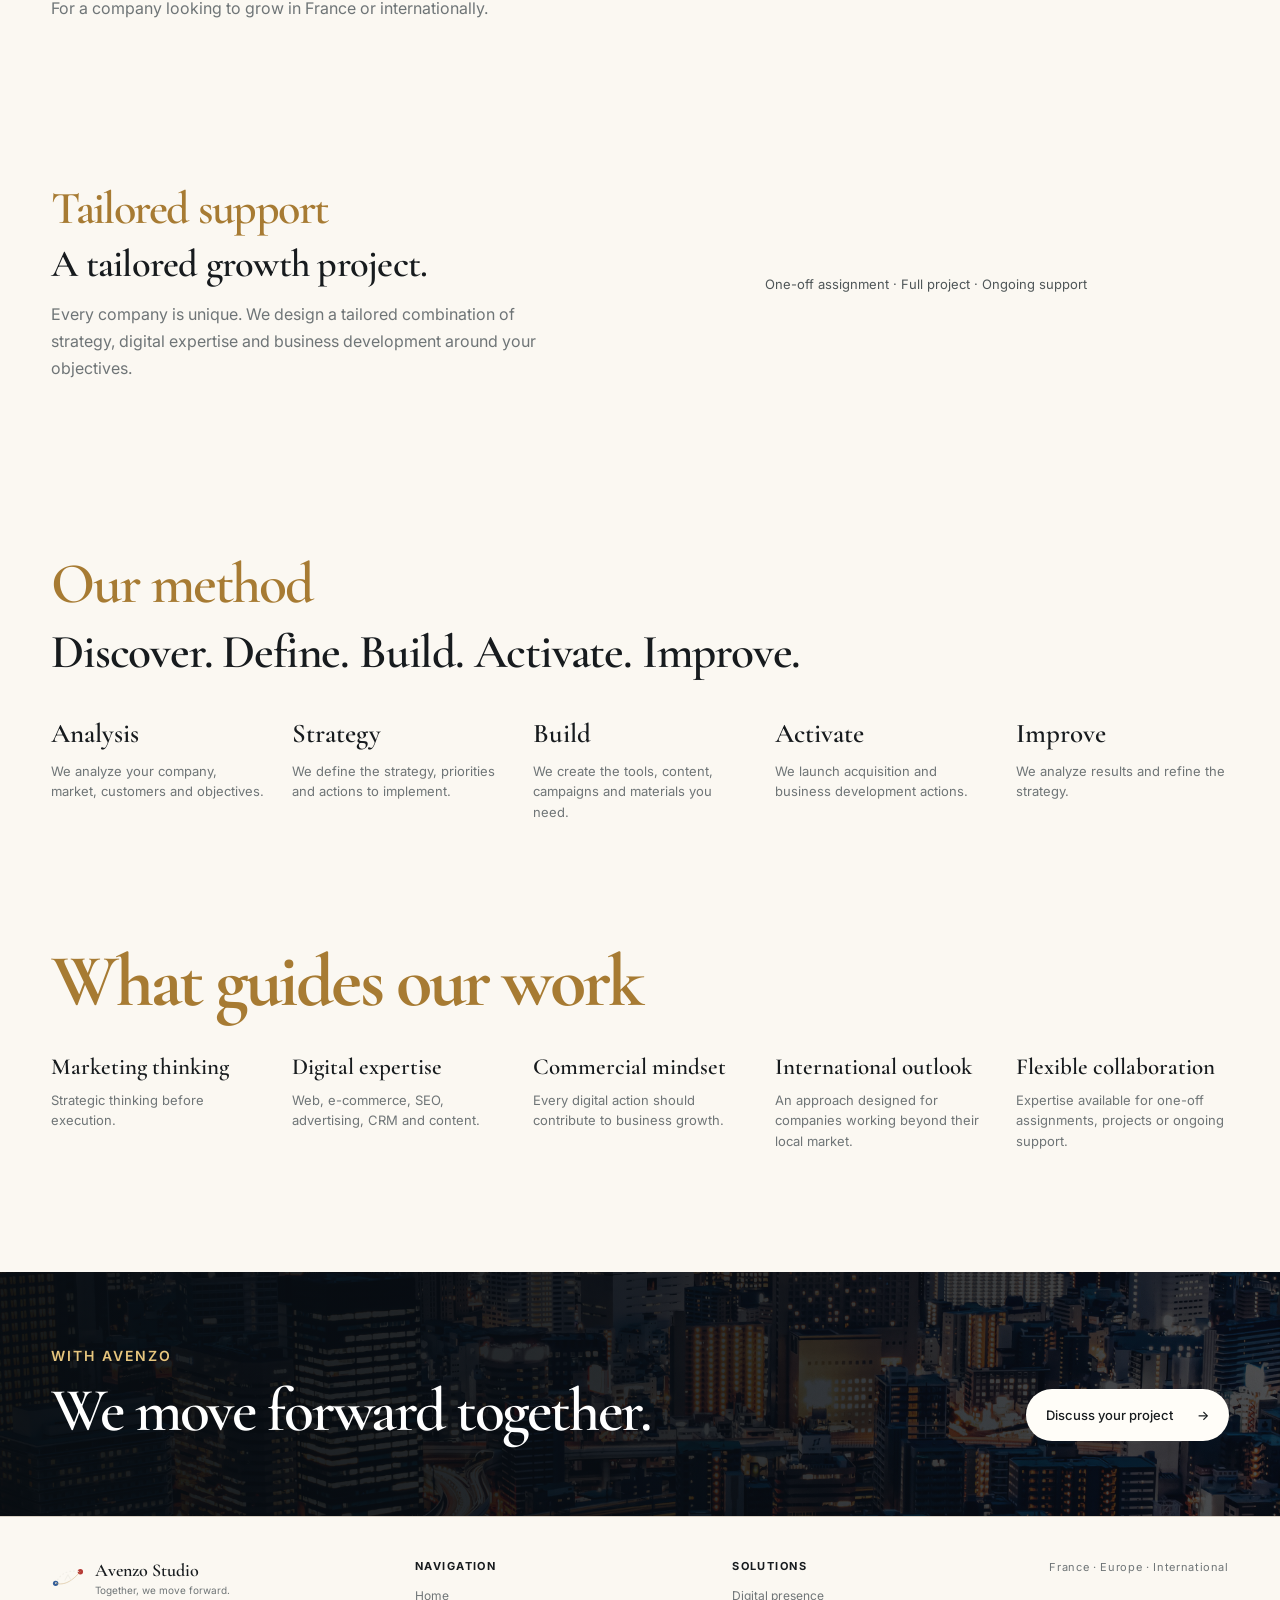
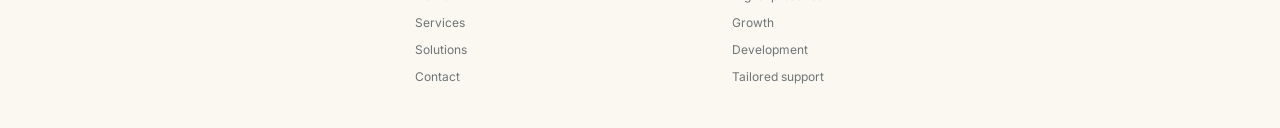
<file: en/solutions.html>
<!doctype html>
<html lang="en">
<head>
  <meta charset="utf-8" />
  <meta name="viewport" content="width=device-width,initial-scale=1" />
  <meta name="theme-color" content="#f4efe6" />
  <meta name="description" content="Avenzo Studio solutions for digital presence, growth, international development and tailored support." />
  <meta name="robots" content="index,follow" />
  <link rel="alternate" hreflang="fr" href="https://avenzo-kappa.vercel.app/solutions" />
  <link rel="alternate" hreflang="en" href="https://avenzo-kappa.vercel.app/en/solutions" />
  <link rel="alternate" hreflang="x-default" href="https://avenzo-kappa.vercel.app/solutions" />
  <link rel="canonical" href="https://avenzo-kappa.vercel.app/en/solutions" />
  <meta property="og:type" content="website" />
  <meta property="og:title" content="Solutions — Avenzo Studio" />
  <meta property="og:description" content="Digital presence, acquisition, international development and tailored support." />
  <meta property="og:url" content="https://avenzo-kappa.vercel.app/en/solutions" />
  <title>Solutions — Avenzo Studio</title>
  <link rel="preconnect" href="https://fonts.googleapis.com">
  <link rel="preconnect" href="https://fonts.gstatic.com" crossorigin>
  <link href="https://fonts.googleapis.com/css2?family=Cormorant+Garamond:wght@600;700&family=Inter:wght@400;500;600&display=swap" rel="stylesheet">
  <link rel="icon" href="/assets/avenzo-mark.svg" type="image/svg+xml" />
  <link rel="stylesheet" href="/styles.css" />
</head>
<body data-page="solutions">
  <a class="skip-link" href="#main">Skip to content</a>
  <header class="site-header">
    <a class="brand" href="/en/" aria-label="Avenzo Studio — Home">
      <img src="/assets/avenzo-mark.svg" alt="" />
      <span><strong>Avenzo Studio</strong><small>Strategy · Growth · International</small></span>
    </a>
    <button class="menu-toggle" type="button" aria-expanded="false" aria-controls="main-nav">Menu</button>
    <nav class="main-nav" id="main-nav" aria-label="Main navigation">
      <a href="/en/">Home</a><a href="/en/services">Services</a><a class="active" href="/en/solutions">Solutions</a><a href="/en/contact">Contact</a>
    </nav>
    <nav class="language-switch" aria-label="Language">
      <a href="/solutions" lang="fr" hreflang="fr" aria-label="Français" title="Français"><img class="lang-flag" src="/assets/flag-fr.svg" alt="" width="18" height="12" aria-hidden="true"><span class="lang-code">FR</span></a>
      <a class="active" aria-current="page" href="/en/solutions" lang="en" hreflang="en" aria-label="English" title="English"><img class="lang-flag" src="/assets/flag-gb.svg" alt="" width="18" height="12" aria-hidden="true"><span class="lang-code">EN</span></a>
    </nav>
    <a class="header-cta" href="/en/contact">Discuss your project <span>→</span></a>
  </header>

  <main id="main">
    <section class="banner banner-page">
      <img src="/assets/original-growth-city.jpg" alt="" class="banner-image" width="2048" height="1365" fetchpriority="high" decoding="async" />
      <div class="banner-overlay"></div>
      <div class="banner-content">
        <h1>One approach,<br><span>adapted to your situation.</span></h1>
      </div>
    </section>

    <section class="solutions-intro section-shell solutions-intro-clean">
      <h2>Born from constant dialogue between markets.</h2>
      <p>Avenzo Studio was created to help companies bring marketing, digital and business development together in one flexible approach.</p>
    </section>

    <section class="solution-row solution-row-clean section-shell" id="presence" aria-labelledby="presence-title">
      <div class="solution-copy">
        <h2 id="presence-title" class="solution-name">Digital presence</h2>
        <h3 class="solution-tagline">Strengthen your digital presence.</h3>
        <p>For a company that is starting out or wants to professionalize its digital presence.</p>
      </div>
      <div class="solution-list">Website · Brand positioning · Social media · SEO foundation · Google Business · Content</div>
    </section>

    <section class="solution-row solution-row-clean section-shell" id="acquisition" aria-labelledby="acquisition-title">
      <div class="solution-copy">
        <h2 id="acquisition-title" class="solution-name">Growth</h2>
        <h3 class="solution-tagline">Build your acquisition engine.</h3>
        <p>For an established company that wants to grow sales.</p>
      </div>
      <div class="solution-list">Marketing strategy · SEO / SEA · Meta Ads · Google Ads · CRM · Content · Lead generation · Prospection</div>
    </section>

    <section class="solution-row solution-row-clean section-shell" id="development" aria-labelledby="development-title">
      <div class="solution-copy">
        <h2 id="development-title" class="solution-name">Development</h2>
        <h3 class="solution-tagline">Expand into new markets.</h3>
        <p>For a company looking to grow in France or internationally.</p>
      </div>
      <div class="solution-list">Market research · Go-to-market · Commercial development · Trade shows · International sourcing · Lead generation · China / Europe business support</div>
    </section>

    <section class="solution-row solution-row-clean section-shell" id="custom" aria-labelledby="custom-title">
      <div class="solution-copy">
        <h2 id="custom-title" class="solution-name">Tailored support</h2>
        <h3 class="solution-tagline">A tailored growth project.</h3>
        <p>Every company is unique. We design a tailored combination of strategy, digital expertise and business development around your objectives.</p>
      </div>
      <div class="solution-list">One-off assignment · Full project · Ongoing support</div>
    </section>

    <section class="method method-clean section-shell" aria-labelledby="method-title">
      <div class="section-heading method-heading-clean">
        <h2 id="method-title" class="method-primary-title">Our method</h2>
        <h3 class="method-sequence">Discover. Define. Build. Activate. Improve.</h3>
      </div>
      <ol class="method-line method-line-clean">
        <li><strong>Analysis</strong><p>We analyze your company, market, customers and objectives.</p></li>
        <li><strong>Strategy</strong><p>We define the strategy, priorities and actions to implement.</p></li>
        <li><strong>Build</strong><p>We create the tools, content, campaigns and materials you need.</p></li>
        <li><strong>Activate</strong><p>We launch acquisition and business development actions.</p></li>
        <li><strong>Improve</strong><p>We analyze results and refine the strategy.</p></li>
      </ol>
    </section>

    <section class="principles principles-clean section-shell" aria-labelledby="principles-title">
      <h2 id="principles-title" class="principles-primary-title">What guides our work</h2>
      <div class="principle-line principle-line-clean">
        <div><strong>Marketing thinking</strong><p>Strategic thinking before execution.</p></div>
        <div><strong>Digital expertise</strong><p>Web, e-commerce, SEO, advertising, CRM and content.</p></div>
        <div><strong>Commercial mindset</strong><p>Every digital action should contribute to business growth.</p></div>
        <div><strong>International outlook</strong><p>An approach designed for companies working beyond their local market.</p></div>
        <div><strong>Flexible collaboration</strong><p>Expertise available for one-off assignments, projects or ongoing support.</p></div>
      </div>
    </section>

    <section class="final-cta">
      <div><p class="eyebrow eyebrow-light">WITH AVENZO</p><h2>We move forward together.</h2></div>
      <a class="button button-light" href="/en/contact">Discuss your project <span>→</span></a>
    </section>
  </main>

  <footer class="site-footer site-footer-structured">
    <div class="footer-brand">
      <img src="/assets/avenzo-mark.svg" alt="" />
      <span><strong>Avenzo Studio</strong><small>Together, we move forward.</small></span>
    </div>
    <nav class="footer-nav" aria-label="Footer navigation">
      <div><strong>Navigation</strong><a href="/en/">Home</a><a href="/en/services">Services</a><a href="/en/solutions">Solutions</a><a href="/en/contact">Contact</a></div>
      <div><strong>Solutions</strong><a href="#presence">Digital presence</a><a href="#acquisition">Growth</a><a href="#development">Development</a><a href="#custom">Tailored support</a></div>
    </nav>
    <p class="footer-note">France · Europe · International</p>
  </footer>

  <script src="/app.js"></script>
  <script src="/tracking-config.js"></script>
  <script src="/tracking.js"></script>
</body>
</html>
</file>
<file: styles.css>
:root{
  --paper:#f4efe6;
  --paper-2:#fbf8f2;
  --ink:#171b1e;
  --muted:#6f7577;
  --line:#d8d0c4;
  --gold:#a77b33;
  --gold-soft:#d9bd86;
  --dark:#10171d;
  --dark-2:#172129;
  --white:#fffdf8;
  --title:"Cormorant Garamond",Georgia,"Times New Roman",serif;
  --ui:"Inter",system-ui,-apple-system,BlinkMacSystemFont,"Segoe UI",sans-serif;
}

*{box-sizing:border-box}
html{scroll-behavior:smooth;scroll-padding-top:96px}
body{margin:0;background:var(--paper-2);color:var(--ink);font-family:var(--ui);font-weight:400}
body.menu-open{overflow:hidden}
a{color:inherit;text-decoration:none}
button,input,textarea{font:inherit}
img{display:block;max-width:100%}
.skip-link{position:fixed;left:16px;top:-80px;z-index:100;background:#fff;color:#000;padding:10px 14px;border-radius:4px}
.skip-link:focus{top:16px}

.site-header{
  position:sticky;top:0;z-index:40;
  display:grid;grid-template-columns:1fr auto 1fr;align-items:center;gap:28px;
  min-height:82px;padding:0 4vw;
  background:rgba(251,248,242,.94);backdrop-filter:blur(14px);
  border-bottom:1px solid rgba(23,27,30,.10)
}
.brand{display:flex;align-items:center;gap:12px;min-width:0}
.brand img{width:44px;height:44px;object-fit:contain}
.brand span{display:flex;flex-direction:column;min-width:0}
.brand strong{font:600 25px/1 var(--title);letter-spacing:-.02em}
.brand small{margin-top:5px;color:var(--gold);font-size:7px;letter-spacing:.18em;text-transform:uppercase;white-space:nowrap}
.main-nav{display:flex;align-items:center;gap:7px}
.main-nav a{padding:10px 13px;border-radius:999px;color:#555d60;font-size:12px}
.main-nav a:hover,.main-nav a.active{background:#ede8df;color:#15191c}
.header-cta{justify-self:end;display:inline-flex;align-items:center;gap:18px;padding:11px 17px;border:1px solid #cfc5b7;border-radius:999px;font-size:11px;font-weight:500}
.header-cta:hover{background:#171b1e;color:#fff;border-color:#171b1e}
.menu-toggle{display:none;border:1px solid #cfc5b7;border-radius:999px;background:transparent;padding:10px 14px;font-size:11px}

.banner{
  position:relative;overflow:hidden;
  min-height:430px;display:flex;align-items:flex-end;
  color:var(--white);background:var(--dark)
}
.banner-home{min-height:500px}
.banner-page{min-height:390px}
.banner-image{position:absolute;inset:0;width:100%;height:100%;object-fit:cover;filter:saturate(.78) contrast(1.02)}
.banner-overlay{position:absolute;inset:0;background:
  linear-gradient(90deg,rgba(11,17,22,.88) 0%,rgba(11,17,22,.66) 46%,rgba(11,17,22,.20) 78%,rgba(11,17,22,.12) 100%),
  linear-gradient(0deg,rgba(11,17,22,.42),rgba(11,17,22,.04))}
.banner-content{position:relative;z-index:2;width:min(1180px,92vw);margin:0 auto;padding:72px 0}
.banner-content h1{max-width:880px;margin:0;font:600 clamp(52px,6.2vw,90px)/.88 var(--title);letter-spacing:-.04em}
.banner-content h1 span{color:#e0bd79}
.banner-lead{max-width:680px;margin:23px 0 0;color:#e6e2da;font-size:14px;line-height:1.65}
.banner-sideword{position:absolute;z-index:2;right:4vw;bottom:54px;color:#f1d296;font-size:10px;letter-spacing:.36em;writing-mode:vertical-rl;text-transform:uppercase}
.eyebrow{margin:0 0 14px;color:var(--gold);font-size:9px;font-weight:500;letter-spacing:.23em;text-transform:uppercase}
.eyebrow-light{color:#e7c67e}

.section-shell{width:min(1180px,92vw);margin:0 auto}
.intro-section{display:grid;grid-template-columns:minmax(0,1.4fr) minmax(260px,.6fr);gap:80px;align-items:end;padding:105px 0 120px}
.intro-copy{max-width:760px}
.intro-copy h2,.section-heading h2,.solutions-intro h2,.solution-copy h2,.method h2,.service-detail-head h2,.contact-intro h2{
  margin:0;font:600 clamp(38px,4.5vw,60px)/.98 var(--title);letter-spacing:-.035em
}
.intro-copy>p:last-child,.solutions-intro>p:last-child,.solution-copy>p:last-child,.contact-intro>p{
  max-width:700px;margin:24px 0 0;color:var(--muted);font-size:13px;line-height:1.75
}
.intro-actions{display:flex;flex-direction:column;align-items:stretch;gap:10px}
.button{display:inline-flex;align-items:center;justify-content:space-between;gap:24px;padding:15px 18px;border-radius:999px;font-size:11px;font-weight:500;transition:.18s ease}
.button:hover{transform:translateY(-1px)}
.button-dark{background:var(--ink);color:#fff}
.button-light{background:var(--white);color:var(--ink)}
.button-ghost{border:1px solid #cfc6b8;background:transparent}
.text-link{display:inline-flex;align-items:center;gap:18px;margin-top:24px;font-size:11px;font-weight:500;color:var(--ink)}
.text-link span{color:var(--gold)}

.service-entry{padding:0 0 125px}
.section-heading{display:grid;grid-template-columns:minmax(0,1fr) minmax(240px,.48fr);gap:70px;align-items:end;margin-bottom:36px}
.section-heading .eyebrow{grid-column:1/-1;margin-bottom:-44px}
.section-heading h2{max-width:760px}
.section-heading>p:last-child{margin:0;color:var(--muted);font-size:11px;line-height:1.6}
.section-heading.compact{display:block}.section-heading.compact .eyebrow{margin-bottom:14px}
.service-band{border-top:1px solid var(--line);border-bottom:1px solid var(--line)}
.service-link{
  display:grid;grid-template-columns:42px 46px minmax(0,1fr) 30px;gap:18px;align-items:center;
  min-height:92px;padding:15px 3px;border-bottom:1px solid var(--line)
}
.service-link:last-child{border-bottom:0}
.service-link:hover{background:rgba(167,123,51,.035)}
.service-number{color:#aaa295;font-size:9px}
.service-symbol{display:grid;place-items:center;width:42px;height:42px;border:1px solid #b99a65;border-radius:50%;color:var(--gold);font-size:18px}
.service-copy strong{display:block;font:600 23px/1 var(--title)}
.service-copy small{display:block;margin-top:6px;color:var(--muted);font-size:9px}
.service-arrow{justify-self:end;color:var(--gold);font-size:18px}

.image-banner{width:min(1280px,96vw);margin:0 auto 120px;min-height:430px}
.image-banner-split{display:grid;grid-template-columns:1.25fr .75fr;background:#ece5da}
.image-panel{min-height:430px;overflow:hidden}
.image-panel img{width:100%;height:100%;object-fit:cover;filter:saturate(.72)}
.image-banner-copy{display:flex;flex-direction:column;justify-content:center;padding:70px 60px}
.image-banner-copy h2{margin:0;font:600 clamp(36px,4vw,56px)/.95 var(--title)}
.image-banner-copy>p:not(.eyebrow){margin:22px 0 0;color:var(--muted);font-size:12px;line-height:1.7}

.sector-section{padding-bottom:120px}
.sector-line{display:flex;flex-wrap:wrap;gap:0;border-top:1px solid var(--line);border-bottom:1px solid var(--line)}
.sector-line span{flex:1 1 30%;padding:18px 20px;border-right:1px solid var(--line);font:600 18px var(--title)}
.sector-line span:nth-child(3n){border-right:0}
.sector-line span:nth-child(n+4){border-top:1px solid var(--line)}

.final-cta{display:flex;align-items:end;justify-content:space-between;gap:50px;padding:75px max(4vw,calc((100vw - 1180px)/2));background:var(--dark);color:#fff}
.final-cta h2{max-width:780px;margin:0;font:600 clamp(40px,4.8vw,66px)/.96 var(--title);letter-spacing:-.035em}

.site-footer{display:grid;grid-template-columns:1fr auto 1fr;align-items:center;gap:24px;padding:30px 4vw 42px;background:var(--paper-2);border-top:1px solid var(--line);color:var(--muted);font-size:8px}
.footer-brand{display:flex;align-items:center;gap:10px}.footer-brand img{width:34px}
.footer-brand span{display:flex;flex-direction:column}.footer-brand strong{font:600 18px var(--title);color:var(--ink)}
.footer-brand small{margin-top:2px}
.footer-links{display:flex;gap:18px}.footer-links a:hover{color:var(--ink)}
.site-footer>p{justify-self:end;text-align:right;letter-spacing:.06em}

.service-jump{
  position:sticky;top:82px;z-index:20;
  display:grid;grid-template-columns:repeat(4,1fr);
  background:rgba(251,248,242,.95);backdrop-filter:blur(12px);
  border-bottom:1px solid var(--line)
}
.service-jump a{padding:14px 20px;text-align:center;border-right:1px solid var(--line);font-size:9px;letter-spacing:.08em;text-transform:uppercase}
.service-jump a:last-child{border-right:0}
.service-jump a:hover{background:#eee8de}

.service-detail-section{
  width:min(1180px,92vw);margin:0 auto;
  display:grid;grid-template-columns:minmax(0,.82fr) minmax(0,1.18fr);gap:90px;
  padding:115px 0;border-bottom:1px solid var(--line)
}
.service-detail-section.alt{background:transparent}
.service-detail-section:target{animation:sectionFocus 1.2s ease}
@keyframes sectionFocus{0%{background:rgba(167,123,51,.10)}100%{background:transparent}}
.service-detail-head{display:grid;grid-template-columns:34px 1fr;gap:22px;align-items:start}
.detail-index{padding-top:8px;color:#aaa195;font-size:9px}
.service-detail-head h2{font-size:clamp(38px,4vw,56px)}
.service-detail-body>p{margin:0 0 38px;color:var(--muted);font-size:13px;line-height:1.75}
.capability-columns{display:grid;grid-template-columns:1fr 1fr;gap:38px}
.capability-columns ul{margin:0;padding:0;list-style:none}
.capability-columns li{padding:12px 0;border-bottom:1px solid #e0d9ce;font-size:10px}
.capability-columns li:first-child{border-top:1px solid #e0d9ce}

.solutions-intro{padding:105px 0 85px}
.solutions-intro{max-width:1180px}
.solutions-intro>p:last-child{max-width:760px}
.solution-row{display:grid;grid-template-columns:52px minmax(0,.85fr) minmax(0,.75fr);gap:48px;align-items:start;padding:58px 0;border-top:1px solid var(--line)}
.solution-row:last-of-type{border-bottom:1px solid var(--line)}
.solution-number{color:#a59c90;font-size:9px;padding-top:8px}
.solution-copy h2{font-size:clamp(34px,3.6vw,52px)}
.solution-copy>p:last-child{max-width:520px}
.solution-list{padding-top:9px;color:#4f5658;font-size:10px;line-height:2.1}

.method{padding:125px 0}
.method .section-heading{display:block;margin-bottom:45px}.method .section-heading .eyebrow{margin-bottom:14px}
.method-line{display:grid;grid-template-columns:repeat(5,1fr);margin:0;padding:0;list-style:none;border-top:1px solid var(--line);border-bottom:1px solid var(--line)}
.method-line li{min-height:205px;padding:24px 18px;border-right:1px solid var(--line)}.method-line li:last-child{border-right:0}
.method-line span{color:var(--gold);font-size:9px}.method-line strong{display:block;margin-top:38px;font:600 23px var(--title)}
.method-line p{margin:10px 0 0;color:var(--muted);font-size:9px;line-height:1.55}
.principles{padding-bottom:125px}
.principle-line{display:grid;grid-template-columns:repeat(5,1fr);border-top:1px solid var(--line);border-bottom:1px solid var(--line)}
.principle-line>div{padding:22px 18px;border-right:1px solid var(--line)}.principle-line>div:last-child{border-right:0}
.principle-line strong{font:600 18px var(--title)}
.principle-line p{margin:8px 0 0;color:var(--muted);font-size:9px;line-height:1.55}

.contact-layout{display:grid;grid-template-columns:.8fr 1.2fr;gap:95px;padding:110px 0 125px}
.contact-intro{max-width:520px}.contact-intro h2{font-size:clamp(40px,4.4vw,58px)}
.contact-meta{margin-top:42px;border-top:1px solid var(--line)}
.contact-meta>div{display:grid;grid-template-columns:100px 1fr;gap:20px;padding:14px 0;border-bottom:1px solid var(--line);font-size:9px}
.contact-meta span{color:var(--muted)}.contact-meta strong,.contact-meta a{font-weight:500}
.contact-form{padding:38px 40px;background:#eee8de}
.contact-form fieldset{margin:0 0 34px;padding:0;border:0}.contact-form legend{margin-bottom:18px;font:600 24px var(--title)}
.need-grid{display:grid;grid-template-columns:1fr 1fr;gap:8px 20px}
.need-grid label{display:flex;align-items:center;gap:8px;font-size:9px;color:#51585a}.need-grid input{accent-color:#98702f}
.form-grid{display:grid;grid-template-columns:1fr 1fr;gap:18px}
.form-grid label{display:flex;flex-direction:column;gap:7px;color:#555d60;font-size:8px;text-transform:uppercase;letter-spacing:.08em}
.form-grid .full{grid-column:1/-1}
.form-grid input,.form-grid textarea{width:100%;border:0;border-bottom:1px solid #bfb5a7;background:transparent;padding:10px 2px;color:var(--ink);font-size:11px;outline:none}
.form-grid textarea{border:1px solid #c7bdaf;padding:12px;resize:vertical}
.form-grid input:focus,.form-grid textarea:focus{border-color:var(--gold)}
.submit-button{margin-top:26px;border:0;cursor:pointer}
.form-note{max-width:600px;margin:13px 0 0;color:#7e8586;font-size:8px;line-height:1.5}

@media(max-width:1000px){
  .site-header{grid-template-columns:1fr auto}.main-nav{display:none}.main-nav.open{position:fixed;inset:82px 0 auto 0;display:flex;flex-direction:column;align-items:stretch;padding:18px;background:var(--paper-2);border-bottom:1px solid var(--line)}
  .main-nav.open a{padding:14px;border-radius:0;border-bottom:1px solid var(--line)}.menu-toggle{display:block;justify-self:end}.header-cta{display:none}
  .banner-home{min-height:450px}.banner-sideword{display:none}
  .intro-section,.contact-layout{grid-template-columns:1fr;gap:45px}.intro-actions{max-width:360px}
  .section-heading{grid-template-columns:1fr;gap:18px}.section-heading .eyebrow{grid-column:auto;margin-bottom:0}
  .image-banner-split{grid-template-columns:1fr}.image-panel{min-height:330px}.image-banner-copy{padding:50px 38px}
  .solution-row{grid-template-columns:36px 1fr}.solution-list{grid-column:2}
  .method-line,.principle-line{grid-template-columns:1fr 1fr}.method-line li:nth-child(2n),.principle-line>div:nth-child(2n){border-right:0}.method-line li:nth-child(n+3),.principle-line>div:nth-child(n+3){border-top:1px solid var(--line)}
  .service-detail-section{grid-template-columns:1fr;gap:40px}
  .site-footer{grid-template-columns:1fr auto}.site-footer>p{grid-column:1/-1;justify-self:start;text-align:left}
}

@media(max-width:680px){
  html{scroll-padding-top:72px}
  .site-header{min-height:72px;padding:0 18px}.brand img{width:38px;height:38px}.brand strong{font-size:21px}.brand small{font-size:6px}.main-nav.open{inset:72px 0 auto}
  .banner-home{min-height:410px}.banner-page{min-height:330px}.banner-content{width:auto;margin:0;padding:55px 20px}.banner-content h1{font-size:50px}.banner-lead{font-size:12px}
  .section-shell{width:auto;margin:0 20px}
  .intro-section{padding:72px 0 85px}.intro-copy h2,.section-heading h2,.solutions-intro h2,.contact-intro h2{font-size:39px}
  .service-entry{padding-bottom:85px}.service-link{grid-template-columns:32px 38px 1fr 22px;gap:11px;min-height:86px}.service-symbol{width:36px;height:36px}.service-copy strong{font-size:18px}.service-copy small{font-size:8px}
  .image-banner{width:auto;margin:0 12px 85px}.image-panel{min-height:250px}.image-banner-copy{padding:38px 24px}.image-banner-copy h2{font-size:38px}
  .sector-line span{flex:1 1 100%;border-right:0!important;border-top:1px solid var(--line)}.sector-line span:first-child{border-top:0}
  .final-cta{align-items:flex-start;flex-direction:column;padding:55px 20px}.final-cta h2{font-size:42px}
  .site-footer{grid-template-columns:1fr;padding:26px 20px 35px}.footer-links{flex-wrap:wrap}
  .service-jump{top:72px;grid-template-columns:1fr 1fr}.service-jump a:nth-child(2){border-right:0}.service-jump a:nth-child(n+3){border-top:1px solid var(--line)}
  .service-detail-section{width:auto;margin:0 20px;padding:78px 0}.service-detail-head{grid-template-columns:26px 1fr}.service-detail-head h2{font-size:39px}.capability-columns{grid-template-columns:1fr;gap:0}
  .solutions-intro{padding:72px 0 60px}.solution-row{grid-template-columns:28px 1fr;gap:20px;padding:45px 0}.solution-copy h2{font-size:36px}.solution-list{font-size:9px}
  .method{padding:85px 0}.method-line,.principle-line{grid-template-columns:1fr}.method-line li,.principle-line>div{border-right:0!important;border-top:1px solid var(--line)}.method-line li:first-child,.principle-line>div:first-child{border-top:0}
  .principles{padding-bottom:85px}
  .contact-layout{padding:75px 0 90px}.contact-form{padding:28px 20px}.need-grid,.form-grid{grid-template-columns:1fr}.form-grid .full{grid-column:auto}
}

@media(prefers-reduced-motion:reduce){
  *{scroll-behavior:auto!important;animation:none!important;transition:none!important}
}


/* Homepage: surface the four service categories immediately below the hero */
.service-entry-early{
  padding:44px 0 76px;
}
.service-entry-topline{
  display:flex;
  align-items:flex-end;
  justify-content:space-between;
  gap:28px;
  margin-bottom:18px;
}
.service-entry-topline .eyebrow{
  margin:0;
}
.service-entry-topline>p:last-child{
  max-width:430px;
  margin:0;
  color:var(--muted);
  font-size:10px;
  line-height:1.55;
  text-align:right;
}
.service-entry-early .service-band{
  display:grid;
  grid-template-columns:repeat(4,minmax(0,1fr));
  border-top:1px solid var(--line);
  border-bottom:1px solid var(--line);
}
.service-entry-early .service-link{
  grid-template-columns:42px minmax(0,1fr) 22px;
  gap:14px;
  min-height:112px;
  padding:20px 18px;
  border-bottom:0;
  border-right:1px solid var(--line);
}
.service-entry-early .service-link:last-child{
  border-right:0;
}
.service-entry-early .service-number{
  display:none;
}
.service-entry-early .service-symbol{
  width:40px;
  height:40px;
}
.service-entry-early .service-copy strong{
  font-size:20px;
}
.service-entry-early .service-copy small{
  max-width:180px;
  line-height:1.45;
}
.service-entry-early + .intro-section{
  padding-top:18px;
}

@media(max-width:1000px){
  .service-entry-early .service-band{
    grid-template-columns:1fr 1fr;
  }
  .service-entry-early .service-link:nth-child(2){
    border-right:0;
  }
  .service-entry-early .service-link:nth-child(n+3){
    border-top:1px solid var(--line);
  }
}
@media(max-width:680px){
  .service-entry-early{
    padding:30px 0 58px;
  }
  .service-entry-topline{
    align-items:flex-start;
    flex-direction:column;
    gap:8px;
  }
  .service-entry-topline>p:last-child{
    text-align:left;
  }
  .service-entry-early .service-band{
    grid-template-columns:1fr;
  }
  .service-entry-early .service-link{
    border-right:0!important;
    border-top:1px solid var(--line);
  }
  .service-entry-early .service-link:first-child{
    border-top:0;
  }
  .service-entry-early + .intro-section{
    padding-top:0;
  }
}


/* v7 homepage direction: Avenzo Studio hero + image-led expertise cards */
.shell{width:min(1200px,92vw);margin-inline:auto}

.hero-v7{
  position:relative;
  min-height:510px;
  display:flex;
  align-items:flex-end;
  overflow:hidden;
  background:#0b141a;
  color:#fff;
}
.hero-v7 .hero-image{
  position:absolute;
  inset:0;
  width:100%;
  height:100%;
  object-fit:cover;
  filter:saturate(.78) contrast(1.02);
}
.hero-v7 .hero-shade{
  position:absolute;
  inset:0;
  background:
    linear-gradient(90deg,rgba(7,13,17,.90) 0%,rgba(7,13,17,.63) 47%,rgba(7,13,17,.20) 76%,rgba(7,13,17,.12) 100%),
    linear-gradient(0deg,rgba(7,13,17,.48),transparent 60%);
}
.hero-v7 .hero-content{
  position:relative;
  z-index:2;
  padding-block:68px;
}
.hero-v7 h1{
  margin:0;
  max-width:820px;
  font:600 clamp(64px,7vw,104px)/.84 var(--title);
  letter-spacing:-.045em;
}
.hero-tagline{
  margin:18px 0 0;
  font:600 24px var(--title);
  color:#efd39d;
}
.hero-lead{
  max-width:680px;
  margin:12px 0 0;
  color:#e4e1db;
  font-size:13px;
}
.hero-sideword{
  position:absolute;
  right:4vw;
  bottom:54px;
  z-index:2;
  color:#eac87e;
  font-size:9px;
  letter-spacing:.35em;
  writing-mode:vertical-rl;
}
.bridge-mini{
  display:flex;
  align-items:center;
  gap:14px;
  margin-top:22px;
  width:max-content;
  max-width:100%;
}
.bridge-mini svg{width:250px;height:auto}
.bridge-mini span{font-size:9px;letter-spacing:.10em;color:#d8d4cd}
.mini-country{fill:rgba(255,255,255,.04);stroke:#d7a24e;stroke-width:1.5}
.mini-route{fill:none;stroke:#d7a24e;stroke-width:1.5;stroke-dasharray:3 4}
.mini-dot-fr{fill:#4774ba}
.mini-dot-cn{fill:#d65049}

.expertise-section{padding:48px 0 82px}
.expertise-topline{
  display:flex;
  justify-content:space-between;
  gap:50px;
  align-items:end;
  margin-bottom:18px;
}
.expertise-topline h2{
  margin:0;
  font:600 34px var(--title);
}
.expertise-topline>p{
  max-width:430px;
  margin:0;
  color:var(--muted);
  font-size:10px;
  line-height:1.55;
  text-align:right;
}
.expertise-grid{
  display:grid;
  grid-template-columns:repeat(4,minmax(0,1fr));
  gap:12px;
}
.expertise-card{
  display:grid;
  grid-template-columns:1fr 34px;
  gap:10px;
  padding:9px;
  border:1px solid var(--line);
  border-radius:8px;
  background:#fff;
  overflow:hidden;
  transition:transform .18s ease,box-shadow .18s ease,border-color .18s ease;
}
.expertise-card:hover{
  transform:translateY(-3px);
  border-color:#cbb68e;
  box-shadow:0 12px 32px rgba(35,28,20,.07);
}
.expertise-card img{
  grid-column:1/-1;
  width:100%;
  aspect-ratio:16/9;
  object-fit:cover;
  border-radius:5px;
  filter:saturate(.88);
}
.expertise-card-copy strong{
  display:block;
  font:600 21px/1 var(--title);
}
.expertise-card-copy small{
  display:block;
  margin-top:6px;
  color:var(--muted);
  font-size:8px;
  line-height:1.4;
}
.expertise-card>span{
  align-self:center;
  justify-self:end;
  display:grid;
  place-items:center;
  width:32px;
  height:32px;
  border:1px solid #d1b47b;
  border-radius:50%;
  color:var(--gold);
}

/* Retire the previous icon service strip on the homepage; the image cards replace it. */
body[data-page="home"] .service-entry-early{display:none}

@media(max-width:1000px){
  .expertise-grid{grid-template-columns:1fr 1fr}
}
@media(max-width:680px){
  .hero-v7{min-height:470px}
  .hero-v7 .hero-content{padding-block:48px}
  .hero-v7 h1{font-size:58px}
  .hero-sideword{display:none}
  .bridge-mini{align-items:flex-start;flex-direction:column;gap:5px}
  .bridge-mini svg{width:210px}
  .expertise-section{padding-top:34px}
  .expertise-topline{align-items:flex-start;flex-direction:column;gap:8px}
  .expertise-topline>p{text-align:left}
  .expertise-grid{grid-template-columns:1fr}
}


/* Contact simplification retained */
.contact-layout{
  grid-template-columns:.72fr 1.28fr;
  gap:76px;
}
.contact-intro-compact{
  max-width:480px;
}
.contact-intro-compact>p{
  max-width:470px!important;
}
.contact-quickline{
  display:flex;
  flex-wrap:wrap;
  gap:8px 18px;
  margin-top:34px!important;
  padding-top:18px;
  border-top:1px solid var(--line);
  color:var(--muted)!important;
  font-size:9px!important;
  line-height:1.5!important;
}
.contact-quickline a{
  color:var(--ink);
  font-weight:500;
}
.contact-meta{display:none}

@media(max-width:680px){
  .contact-layout{gap:38px}
}


/* ========================================================================
   Business feedback pass - 2026-09-22
   Typography hierarchy, whitespace, removal of visual numbering/rules,
   right-aligned navigation, structured footer and balanced contact page.
   ======================================================================== */

:root{
  --display-1:clamp(58px,7vw,100px);
  --heading-1:clamp(46px,5.2vw,76px);
  --heading-2:clamp(34px,4vw,56px);
  --heading-3:clamp(24px,2.6vw,36px);
}

/* Navigation should sit together on the right, close to the CTA. */
.site-header{
  grid-template-columns:minmax(240px,1fr) auto auto;
  gap:12px;
}
.main-nav{
  justify-self:end;
}
.header-cta{
  justify-self:end;
  margin-left:4px;
}

/* Home hero: the quote is now the focus; remove brand/map visual clutter. */
.hero-v8{
  position:relative;
  min-height:500px;
  display:flex;
  align-items:flex-end;
  overflow:hidden;
  background:#0b141a;
  color:#fff;
}
.hero-v8 .hero-image{
  position:absolute;
  inset:0;
  width:100%;
  height:100%;
  object-fit:cover;
  filter:saturate(.76) contrast(1.03);
}
.hero-v8 .hero-shade{
  position:absolute;
  inset:0;
  background:
    linear-gradient(90deg,rgba(7,13,17,.90) 0%,rgba(7,13,17,.64) 46%,rgba(7,13,17,.20) 78%,rgba(7,13,17,.10) 100%),
    linear-gradient(0deg,rgba(7,13,17,.45),transparent 60%);
}
.hero-v8 .hero-content{
  position:relative;
  z-index:2;
  padding-block:76px;
}
.hero-v8 h1{
  max-width:900px;
  margin:0;
  font:600 var(--display-1)/.86 var(--title);
  letter-spacing:-.045em;
}
.hero-v8 .hero-tagline{
  margin-top:24px;
  font:600 26px/1.05 var(--title);
  color:#e7c67e;
}
.hero-v8 .hero-lead{
  max-width:680px;
  margin-top:12px;
  font-size:13px;
  color:#e7e2d9;
}

/* Clear H1/H2/H3 visual ladder across the public site. */
.banner-content h1{
  font-size:var(--heading-1);
}
.section-title-primary,
.solutions-focus,
.sector-heading h2,
.service-name,
.solution-name{
  font-family:var(--title);
  font-weight:700;
  letter-spacing:-.035em;
}
.section-title-primary{
  margin:0;
  font-size:clamp(46px,5vw,70px);
  line-height:.95;
}
.solutions-focus{
  margin:0;
  color:var(--gold);
  font-size:clamp(46px,5vw,68px);
  line-height:.92;
}
.image-banner-copy h3{
  margin:12px 0 0;
  max-width:500px;
  font:600 clamp(30px,3.2vw,44px)/.98 var(--title);
  letter-spacing:-.025em;
}
.sector-heading h2{
  margin:0;
  color:var(--gold);
  font-size:clamp(42px,4.6vw,64px);
  line-height:.96;
}
.sector-heading h3{
  max-width:800px;
  margin:10px 0 30px;
  font:600 clamp(28px,3.1vw,42px)/1 var(--title);
  letter-spacing:-.025em;
}

/* "4 expertises" is the headline, not a small eyebrow. */
.expertise-topline{
  align-items:flex-end;
}
.expertise-topline>p{
  max-width:460px;
}

/* Intro: no redundant Avenzo label. */
.intro-section{
  padding-top:92px;
}

/* Sectors: plain text list, no table/grid rules. */
.sector-section{
  padding-bottom:120px;
}
.sector-list{
  display:flex;
  flex-wrap:wrap;
  gap:15px 34px;
  align-items:center;
  padding:0;
}
.sector-list span{
  position:relative;
  font:600 22px/1.2 var(--title);
  color:var(--ink);
}
.sector-list span:not(:last-child)::after{
  content:"·";
  position:absolute;
  right:-21px;
  color:var(--gold);
}

/* Services: preserve left/right editorial structure, remove lines and numbering. */
.service-jump-clean{
  position:sticky;
  top:82px;
  z-index:20;
  display:flex;
  justify-content:center;
  gap:34px;
  padding:15px 5vw;
  background:rgba(251,248,242,.94);
  backdrop-filter:blur(12px);
  border:0;
}
.service-jump-clean a{
  padding:4px 0;
  border:0!important;
  color:#5d6365;
  font-size:10px;
  letter-spacing:.08em;
  text-transform:uppercase;
}
.service-jump-clean a:hover{
  background:transparent;
  color:var(--ink);
}
.service-detail-clean{
  grid-template-columns:minmax(0,.9fr) minmax(0,1.1fr);
  gap:84px;
  padding:100px 0;
  border:0!important;
}
.service-detail-clean + .service-detail-clean{
  margin-top:10px;
}
.service-detail-clean .service-detail-head{
  display:block;
}
.service-name{
  margin:0;
  color:var(--gold);
  font-size:clamp(44px,4.8vw,66px);
  line-height:.94;
}
.service-tagline{
  max-width:540px;
  margin:18px 0 0;
  font:600 clamp(28px,3vw,40px)/1 var(--title);
  color:var(--ink);
  letter-spacing:-.02em;
}
.service-detail-clean .service-detail-body>p{
  margin:0 0 28px;
  color:var(--muted);
  font-size:13px;
  line-height:1.75;
}
.capability-columns-clean{
  gap:34px;
}
.capability-columns-clean li{
  padding:6px 0;
  border:0!important;
  font-size:10px;
  line-height:1.5;
  color:#4f5658;
}
.capability-columns-clean li::before{
  content:"•";
  margin-right:8px;
  color:var(--gold);
}

/* Solutions: category is the primary heading; whitespace replaces separators. */
.solutions-intro-clean{
  padding-bottom:54px;
}
.solution-row-clean{
  grid-template-columns:minmax(0,.95fr) minmax(0,.7fr);
  gap:84px;
  padding:76px 0;
  border:0!important;
}
.solution-row-clean + .solution-row-clean{
  margin-top:12px;
}
.solution-name{
  margin:0;
  color:var(--gold);
  font-size:clamp(42px,4.5vw,62px);
  line-height:.95;
}
.solution-tagline{
  margin:14px 0 0;
  font:600 clamp(28px,3vw,40px)/1 var(--title);
  letter-spacing:-.02em;
}
.solution-row-clean .solution-copy>p:last-child{
  margin-top:17px;
}
.solution-row-clean .solution-list{
  align-self:center;
  padding-top:0;
  font-size:10px;
  line-height:1.9;
}
.method-clean{
  padding-top:98px;
}
.method-heading-clean{
  display:block;
}
.method-heading-clean .eyebrow{
  margin-bottom:14px;
}
.method-line-clean{
  display:grid;
  grid-template-columns:repeat(5,1fr);
  gap:28px;
  border:0!important;
}
.method-line-clean li{
  min-height:0;
  padding:0;
  border:0!important;
}
.method-line-clean strong{
  margin-top:0;
  font:600 24px/1 var(--title);
}
.method-line-clean p{
  margin-top:10px;
  font-size:9px;
  line-height:1.55;
}
.principle-line-clean{
  display:grid;
  grid-template-columns:repeat(5,1fr);
  gap:28px;
  border:0!important;
}
.principle-line-clean>div{
  padding:0;
  border:0!important;
}

/* Contact: balanced two-column composition, no redundant labels or rules. */
.contact-layout-balanced{
  grid-template-columns:.92fr 1.08fr;
  gap:78px;
  align-items:start;
}
.contact-intro-balanced{
  max-width:560px;
  padding-top:24px;
}
.contact-intro-balanced h2{
  font-size:clamp(44px,4.7vw,64px);
}
.contact-info-stack{
  margin-top:38px;
  padding:0;
  border:0!important;
}
.contact-email{
  display:inline-block;
  font:600 24px/1.1 var(--title);
  color:var(--ink);
}
.contact-info-stack p{
  margin:12px 0 0!important;
  color:var(--muted)!important;
  font-size:10px!important;
  line-height:1.6!important;
}
.contact-quickline,
.contact-meta{
  display:none!important;
}

/* Structured footer for users + internal linking/SEO. */
.site-footer-structured{
  grid-template-columns:minmax(220px,.7fr) minmax(420px,1.3fr) auto;
  align-items:start;
  gap:48px;
  padding-top:42px;
}
.footer-nav{
  display:grid;
  grid-template-columns:1fr 1fr;
  gap:40px;
}
.footer-nav>div{
  display:flex;
  flex-direction:column;
  gap:7px;
}
.footer-nav strong{
  margin-bottom:4px;
  color:var(--ink);
  font-size:9px;
  text-transform:uppercase;
  letter-spacing:.13em;
}
.footer-nav a{
  color:var(--muted);
  font-size:9px;
}
.footer-nav a:hover{
  color:var(--ink);
}
.footer-note{
  justify-self:end;
  margin:0;
  color:var(--muted);
  font-size:8px;
  letter-spacing:.08em;
  text-align:right;
}

@media(max-width:1000px){
  .site-header{
    grid-template-columns:1fr auto;
  }
  .service-detail-clean,
  .solution-row-clean,
  .contact-layout-balanced{
    grid-template-columns:1fr;
    gap:34px;
  }
  .method-line-clean,
  .principle-line-clean{
    grid-template-columns:1fr 1fr;
  }
  .site-footer-structured{
    grid-template-columns:1fr 1fr;
  }
  .footer-nav{
    grid-column:1/-1;
  }
  .footer-note{
    justify-self:start;
    text-align:left;
  }
}

@media(max-width:680px){
  .hero-v8{
    min-height:450px;
  }
  .hero-v8 .hero-content{
    padding:52px 20px;
  }
  .hero-v8 h1{
    font-size:58px;
  }
  .hero-v8 .hero-tagline{
    font-size:22px;
  }
  .expertise-topline{
    align-items:flex-start;
  }
  .sector-list{
    gap:12px 26px;
  }
  .sector-list span{
    font-size:19px;
  }
  .service-jump-clean{
    position:static;
    flex-wrap:wrap;
    gap:12px 22px;
  }
  .service-detail-clean,
  .solution-row-clean{
    padding:58px 0;
  }
  .method-line-clean,
  .principle-line-clean{
    grid-template-columns:1fr;
    gap:26px;
  }
  .site-footer-structured{
    grid-template-columns:1fr;
  }
  .footer-nav{
    grid-template-columns:1fr;
    gap:24px;
  }
}


/* Final refinement: preserve the existing service list structure without rules or added bullets. */
.capability-columns-clean ul{
  display:grid;
  gap:7px;
}
.capability-columns-clean li::before{
  content:none;
}


/* Source-of-truth audit fix: PDF page 4 requires "4 expertises" to be a large bold focus. */
.expertise-topline h2.section-title-primary{
  font-size:clamp(46px,5vw,70px);
  line-height:.95;
  font-weight:700;
}


/* High-resolution asset refresh — 2026-09-22 */
.hero-image,
.banner-image,
.expertise-card img,
.image-banner-media img{
  image-rendering:auto;
}

.final-cta{
  position:relative;
  isolation:isolate;
  overflow:hidden;
  background:
    linear-gradient(90deg,rgba(8,13,17,.94) 0%,rgba(8,13,17,.86) 48%,rgba(8,13,17,.70) 100%),
    url("/assets/original-trade-city.jpg") center 54% / cover no-repeat;
}
.final-cta > *{
  position:relative;
  z-index:1;
}


/* Visual correction — 2026-09-24
   Prevent expertise media from stretching into tall vertical bands. */
.expertise-grid{
  align-items:start;
}
.expertise-card{
  align-self:start;
  align-content:start;
  grid-template-rows:auto auto;
}
.expertise-card img{
  display:block;
  align-self:start;
  width:100%;
  height:clamp(138px,10.5vw,170px);
  aspect-ratio:auto;
  object-fit:cover;
}
.expertise-card-copy{
  align-self:start;
  padding:2px 0 4px;
}

/* Contact should read as a compact business banner, not a second hero. */
body[data-page="contact"] .banner-contact{
  min-height:330px;
}
body[data-page="contact"] .banner-contact .banner-image{
  object-position:center 52%;
}

@media(max-width:1000px){
  .expertise-card img{height:220px}
}
@media(max-width:680px){
  .expertise-card img{height:190px}
  body[data-page="contact"] .banner-contact{min-height:270px}
}


/* Home viewport balance — 2026-09-24
   Shorter hero + slightly taller expertise media so the first screen feels better proportioned. */
body[data-page="home"] .hero-v8{
  min-height:420px;
}
body[data-page="home"] .hero-v8 .hero-content{
  padding-block:58px;
}
body[data-page="home"] .expertise-section{
  padding-top:38px;
}
body[data-page="home"] .expertise-card img{
  height:clamp(180px,12vw,215px);
}

@media(max-width:1000px){
  body[data-page="home"] .hero-v8{min-height:400px}
  body[data-page="home"] .expertise-card img{height:230px}
}
@media(max-width:680px){
  body[data-page="home"] .hero-v8{min-height:390px}
  body[data-page="home"] .hero-v8 .hero-content{padding-block:44px}
  body[data-page="home"] .expertise-card img{height:205px}
}


/* Adrien feedback pass — 2026-09-25
   Readability first: stronger section hierarchy and larger client-facing copy. */
body{
  font-size:16px;
  line-height:1.55;
}
.main-nav a{
  font-size:13px;
}
.header-cta{
  font-size:13px;
}
.hero-v8 .hero-lead{
  font-size:15px;
  line-height:1.6;
}
.expertise-topline>p{
  font-size:12px;
  line-height:1.6;
}
.expertise-card-copy small{
  font-size:11px;
  line-height:1.5;
}
.intro-copy>p:last-child,
.solutions-intro>p:last-child,
.solution-copy>p:last-child,
.contact-intro>p{
  font-size:16px;
  line-height:1.7;
}
.image-banner-copy>p:not(.eyebrow){
  font-size:15px;
  line-height:1.7;
}
.button,
.text-link{
  font-size:13px;
}

/* Services: Adrien specifically flagged the right-column copy and capability lists. */
.service-jump-clean a{
  font-size:12px;
}
.service-detail-clean .service-detail-body>p{
  max-width:720px;
  font-size:16px;
  line-height:1.7;
}
.capability-columns-clean li{
  padding:8px 0;
  font-size:13px;
  line-height:1.55;
}

/* Solutions: section name is the primary title; sequence is secondary. */
.method-heading-clean{
  margin-bottom:42px;
}
.method-primary-title,
.principles-primary-title{
  margin:0;
  color:var(--gold);
  font:700 clamp(52px,5.8vw,78px)/.9 var(--title);
  letter-spacing:-.04em;
}
.method-sequence{
  max-width:980px;
  margin:16px 0 0;
  font:600 clamp(32px,3.7vw,50px)/.98 var(--title);
  letter-spacing:-.025em;
  color:var(--ink);
}
.method-line-clean strong{
  font-size:27px;
  line-height:1.05;
}
.method-line-clean p{
  margin-top:12px;
  font-size:13px;
  line-height:1.6;
}
.principles-clean{
  padding-bottom:120px;
}
.principles-primary-title{
  margin-bottom:40px;
}
.principle-line-clean strong{
  display:block;
  font:600 23px/1.08 var(--title);
}
.principle-line-clean p{
  margin:10px 0 0;
  color:var(--muted);
  font-size:13px;
  line-height:1.6;
}
.solution-row-clean .solution-list{
  font-size:13px;
  line-height:1.75;
}

/* Home CTA: "Un projet en tête ?" is the primary section title, not an eyebrow. */
body[data-page="home"] .final-cta-primary{
  max-width:760px;
  margin:0;
  color:#e7c67e;
  font:700 clamp(48px,5.4vw,74px)/.9 var(--title);
  letter-spacing:-.04em;
}
body[data-page="home"] .final-cta-secondary{
  max-width:760px;
  margin:16px 0 0;
  color:var(--white);
  font:600 clamp(28px,3.2vw,42px)/.98 var(--title);
  letter-spacing:-.025em;
}

/* CTA labels and actions called out in the Services feedback. */
.final-cta .eyebrow{
  margin-bottom:16px;
  font-size:14px;
  font-weight:600;
  line-height:1.35;
  letter-spacing:.14em;
}
.final-cta .button{
  min-width:190px;
  font-size:13px;
  padding:16px 20px;
}

/* Contact: client-facing copy, options and form labels were too small. */
.contact-intro-balanced>p{
  font-size:16px!important;
  line-height:1.7!important;
}
.contact-info-stack p{
  font-size:13px!important;
  line-height:1.65!important;
}
.contact-form legend{
  font-size:28px;
}
.need-grid{
  gap:12px 24px;
}
.need-grid label{
  font-size:13px;
  line-height:1.45;
}
.form-grid label{
  font-size:11px;
  line-height:1.4;
}
.form-grid input,
.form-grid textarea{
  font-size:13px;
  line-height:1.5;
}
.form-note{
  font-size:11px;
  line-height:1.55;
}

/* Footer / SEO navigation: increase legibility without changing information architecture. */
.site-footer{
  font-size:11px;
}
.footer-brand small{
  font-size:10px;
  line-height:1.4;
}
.footer-nav{
  gap:48px;
}
.footer-nav>div{
  gap:9px;
}
.footer-nav strong{
  font-size:11px;
  line-height:1.4;
}
.footer-nav a{
  font-size:12px;
  line-height:1.5;
}
.footer-note{
  font-size:11px;
  line-height:1.5;
}

@media(max-width:1000px){
  .method-primary-title,
  .principles-primary-title{
    font-size:clamp(48px,7vw,66px);
  }
  .method-sequence{
    font-size:clamp(30px,4.7vw,42px);
  }
}
@media(max-width:680px){
  body{
    font-size:16px;
  }
  .main-nav a{
    font-size:14px;
  }
  .method-primary-title,
  .principles-primary-title{
    font-size:46px;
  }
  .method-sequence{
    font-size:30px;
  }
  .method-line-clean strong,
  .principle-line-clean strong{
    font-size:25px;
  }
  .method-line-clean p,
  .principle-line-clean p{
    font-size:14px;
  }
  body[data-page="home"] .final-cta-primary{
    font-size:46px;
  }
  body[data-page="home"] .final-cta-secondary{
    font-size:30px;
  }
  .final-cta .eyebrow{
    font-size:13px;
  }
  .footer-nav a{
    font-size:13px;
  }
  .footer-note{
    font-size:12px;
  }
}


/* iPhone homepage trial — 2026-09-25
   Mobile-only: compact hero + horizontal swipe carousel for the 4 expertise cards.
   Desktop/tablet behavior is unchanged. */
@media(max-width:680px){
  body[data-page="home"] .site-header{
    min-height:66px;
    padding-inline:16px;
  }
  body[data-page="home"] .brand img{
    width:34px;
    height:34px;
  }
  body[data-page="home"] .brand strong{
    font-size:20px;
  }
  body[data-page="home"] .brand small{
    font-size:6.5px;
    letter-spacing:.16em;
  }
  body[data-page="home"] .menu-toggle{
    padding:9px 14px;
    font-size:12px;
  }

  body[data-page="home"] .hero-v8{
    min-height:340px;
  }
  body[data-page="home"] .hero-v8 .hero-content{
    padding:34px 20px 38px;
  }
  body[data-page="home"] .hero-v8 h1{
    max-width:330px;
    font-size:48px;
    line-height:.88;
  }
  body[data-page="home"] .hero-v8 .hero-tagline{
    margin-top:18px;
    font-size:19px;
    line-height:1.08;
  }
  body[data-page="home"] .hero-v8 .hero-lead{
    max-width:330px;
    margin-top:10px;
    font-size:15px;
    line-height:1.55;
  }

  body[data-page="home"] .expertise-section{
    width:100%;
    padding:30px 0 54px;
  }
  body[data-page="home"] .expertise-topline{
    width:92vw;
    margin:0 auto 18px;
    gap:10px;
  }
  body[data-page="home"] .expertise-topline h2.section-title-primary{
    font-size:44px;
    line-height:.95;
  }
  body[data-page="home"] .expertise-topline>p{
    max-width:340px;
    font-size:14px;
    line-height:1.55;
  }

  body[data-page="home"] .expertise-grid{
    display:flex;
    width:100%;
    gap:12px;
    overflow-x:auto;
    overflow-y:hidden;
    padding:0 4vw 10px;
    scroll-padding-inline:4vw;
    scroll-snap-type:x mandatory;
    overscroll-behavior-x:contain;
    -webkit-overflow-scrolling:touch;
    scrollbar-width:none;
  }
  body[data-page="home"] .expertise-grid::-webkit-scrollbar{
    display:none;
  }
  body[data-page="home"] .expertise-card{
    flex:0 0 84vw;
    max-width:340px;
    scroll-snap-align:start;
    scroll-snap-stop:always;
  }
  body[data-page="home"] .expertise-card img{
    height:184px;
  }
  body[data-page="home"] .expertise-card-copy strong{
    font-size:22px;
    line-height:1.02;
  }
  body[data-page="home"] .expertise-card-copy small{
    font-size:12px;
    line-height:1.5;
  }
}


/* iPhone homepage trial V2 — 2026-09-25
   More compact, more obviously mobile-native. */
.expertise-help-mobile{display:none}

@media(max-width:680px){
  body[data-page="home"] .site-header{
    min-height:62px;
    padding-inline:15px;
  }
  body[data-page="home"] .brand img{
    width:32px;
    height:32px;
  }
  body[data-page="home"] .brand strong{
    font-size:19px;
  }
  body[data-page="home"] .brand small{
    font-size:6px;
    letter-spacing:.15em;
  }
  body[data-page="home"] .menu-toggle{
    padding:8px 13px;
    font-size:12px;
  }

  body[data-page="home"] .hero-v8{
    min-height:292px;
  }
  body[data-page="home"] .hero-v8 .hero-content{
    padding:26px 18px 29px;
  }
  body[data-page="home"] .hero-v8 h1{
    max-width:300px;
    font-size:44px;
    line-height:.88;
  }
  body[data-page="home"] .hero-v8 .hero-tagline{
    margin-top:15px;
    font-size:18px;
    line-height:1.08;
  }
  body[data-page="home"] .hero-v8 .hero-lead{
    max-width:315px;
    margin-top:9px;
    font-size:14.5px;
    line-height:1.48;
  }

  body[data-page="home"] .expertise-section{
    padding:24px 0 42px;
  }
  body[data-page="home"] .expertise-topline{
    width:92vw;
    margin-bottom:15px;
    gap:7px;
  }
  body[data-page="home"] .expertise-topline h2.section-title-primary{
    font-size:38px;
    line-height:.96;
  }
  body[data-page="home"] .expertise-topline>p{
    font-size:13.5px;
    line-height:1.45;
  }
  body[data-page="home"] .expertise-help-desktop{
    display:none;
  }
  body[data-page="home"] .expertise-help-mobile{
    display:inline;
  }

  body[data-page="home"] .expertise-grid{
    gap:10px;
    padding:0 4vw 8px;
    scroll-padding-inline:4vw;
  }
  body[data-page="home"] .expertise-card{
    flex:0 0 74vw;
    max-width:290px;
    padding:8px;
  }
  body[data-page="home"] .expertise-card img{
    height:142px;
  }
  body[data-page="home"] .expertise-card-copy strong{
    font-size:20px;
    line-height:1.02;
  }
  body[data-page="home"] .expertise-card-copy small{
    margin-top:5px;
    font-size:11.5px;
    line-height:1.42;
  }
  body[data-page="home"] .expertise-card>span{
    width:29px;
    height:29px;
  }
}


/* Bilingual FR/EN switch — 2026-09-25
   Compact in the header; country flags are always paired with FR/EN labels. */
.site-header{
  grid-template-columns:minmax(240px,1fr) auto auto auto;
}
.language-switch{
  justify-self:end;
  display:inline-flex;
  align-items:center;
  gap:2px;
  padding:3px;
  border:1px solid #d8cec0;
  border-radius:999px;
  background:rgba(251,248,242,.82);
}
.language-switch a{
  display:inline-flex;
  align-items:center;
  justify-content:center;
  gap:4px;
  min-width:43px;
  min-height:31px;
  padding:0 7px;
  border-radius:999px;
  color:#666d6f;
  font-size:10px;
  font-weight:600;
  line-height:1;
  letter-spacing:.04em;
}
.language-switch a:hover{
  color:var(--ink);
}
.language-switch a.active{
  background:#eee8de;
  color:var(--ink);
}
.lang-flag{
  display:block;
  width:18px;
  height:12px;
  flex:0 0 auto;
  border-radius:2px;
  box-shadow:0 0 0 1px rgba(0,0,0,.08);
}
.lang-code{
  line-height:1;
}

@media(max-width:1000px){
  .site-header{
    grid-template-columns:minmax(0,1fr) auto auto;
    gap:8px;
  }
  .language-switch{
    grid-column:2;
    grid-row:1;
  }
  .menu-toggle{
    grid-column:3;
    grid-row:1;
  }
}
@media(max-width:680px){
  body[data-page="home"] .site-header,
  .site-header{
    grid-template-columns:minmax(0,1fr) auto auto;
    gap:6px;
  }
  .language-switch{
    padding:2px;
  }
  .language-switch a{
    min-width:34px;
    min-height:30px;
    padding:0 4px;
    gap:2px;
    font-size:8px;
    letter-spacing:0;
  }
  .lang-flag{
    width:16px;
    height:11px;
  }
  .lang-code{
    font-size:8px;
  }
}


/* Mobile hardening — 2026-10-01
   Fix phone portrait/landscape overflow without changing desktop. */
html,
body{
  max-width:100%;
  overflow-x:clip;
}
@supports not (overflow:clip){
  body{overflow-x:hidden}
}

@media(max-width:1000px){
  body[data-page="home"] .expertise-section.shell,
  body[data-page="home"] .expertise-grid,
  body[data-page="home"] .expertise-card,
  body[data-page="home"] .intro-section.section-shell,
  body[data-page="home"] .intro-section>*{
    min-width:0;
    max-width:100%;
  }
}

/* Portrait phones: keep horizontal scrolling local to the expertise rail only. */
@media(max-width:680px){
  .site-header{
    width:100%;
    max-width:100vw;
    box-sizing:border-box;
  }
  .brand,
  .brand span{
    min-width:0;
    overflow:hidden;
  }
  .brand small{
    max-width:100%;
    overflow:hidden;
    text-overflow:ellipsis;
  }

  body[data-page="home"] .expertise-section.shell{
    width:100%!important;
    max-width:100vw;
    margin:0!important;
    overflow:hidden;
  }
  body[data-page="home"] .expertise-topline{
    width:auto;
    max-width:none;
    margin:0 16px 14px;
  }
  body[data-page="home"] .expertise-grid{
    display:flex!important;
    width:100%;
    max-width:100vw;
    margin:0;
    padding:0 16px 10px;
    box-sizing:border-box;
    gap:10px;
    overflow-x:auto;
    overflow-y:hidden;
    scroll-padding-inline:16px;
    scroll-snap-type:x mandatory;
    overscroll-behavior-x:contain;
    -webkit-overflow-scrolling:touch;
  }
  body[data-page="home"] .expertise-card{
    flex:0 0 clamp(240px,76vw,292px);
    width:clamp(240px,76vw,292px);
    max-width:calc(100vw - 48px);
    box-sizing:border-box;
    scroll-snap-align:start;
    scroll-snap-stop:always;
  }
  body[data-page="home"] .expertise-card img{
    width:100%;
    height:140px;
    object-fit:cover;
  }

  body[data-page="home"] .intro-section.section-shell{
    width:auto!important;
    max-width:none;
    margin:0 18px!important;
    grid-template-columns:minmax(0,1fr)!important;
    gap:30px!important;
    padding:58px 0 72px;
  }
  body[data-page="home"] .intro-copy,
  body[data-page="home"] .intro-actions{
    width:100%;
    min-width:0;
    max-width:100%;
  }
  body[data-page="home"] .intro-actions .button{
    width:100%;
    max-width:100%;
    box-sizing:border-box;
  }
}

/* Phones in landscape were falling back to the tablet 2-column cards.
   Keep a compact swipe rail instead of two oversized cards. */
@media(max-width:950px) and (orientation:landscape){
  body[data-page="home"] .hero-v8{
    min-height:248px;
  }
  body[data-page="home"] .hero-v8 .hero-content{
    padding:28px 32px 30px;
  }
  body[data-page="home"] .hero-v8 h1{
    max-width:620px;
    font-size:46px;
    line-height:.92;
  }
  body[data-page="home"] .hero-v8 .hero-tagline{
    margin-top:10px;
    font-size:18px;
  }
  body[data-page="home"] .hero-v8 .hero-lead{
    max-width:620px;
    margin-top:7px;
    font-size:13px;
    line-height:1.45;
  }

  body[data-page="home"] .expertise-section.shell{
    width:100%!important;
    max-width:100vw;
    margin:0!important;
    padding:20px 0 30px;
    overflow:hidden;
  }
  body[data-page="home"] .expertise-topline{
    width:auto;
    margin:0 24px 12px;
    flex-direction:row;
    align-items:flex-end;
    gap:24px;
  }
  body[data-page="home"] .expertise-topline h2.section-title-primary{
    font-size:40px;
  }
  body[data-page="home"] .expertise-topline>p{
    max-width:310px;
    margin-left:auto;
    font-size:11px;
    line-height:1.45;
    text-align:right;
  }
  body[data-page="home"] .expertise-help-desktop{display:inline}
  body[data-page="home"] .expertise-help-mobile{display:none}

  body[data-page="home"] .expertise-grid{
    display:flex!important;
    width:100%;
    max-width:100vw;
    margin:0;
    padding:0 24px 8px;
    box-sizing:border-box;
    gap:10px;
    overflow-x:auto;
    overflow-y:hidden;
    scroll-padding-inline:24px;
    scroll-snap-type:x mandatory;
    overscroll-behavior-x:contain;
    -webkit-overflow-scrolling:touch;
    scrollbar-width:none;
  }
  body[data-page="home"] .expertise-grid::-webkit-scrollbar{display:none}
  body[data-page="home"] .expertise-card{
    flex:0 0 220px;
    width:220px;
    max-width:220px;
    padding:7px;
    scroll-snap-align:start;
  }
  body[data-page="home"] .expertise-card img{
    height:108px;
  }
  body[data-page="home"] .expertise-card-copy strong{
    font-size:17px;
    line-height:1.02;
  }
  body[data-page="home"] .expertise-card-copy small{
    margin-top:4px;
    font-size:10px;
    line-height:1.3;
  }
  body[data-page="home"] .expertise-card>span{
    width:26px;
    height:26px;
  }

  body[data-page="home"] .intro-section.section-shell{
    width:auto!important;
    margin:0 24px!important;
    grid-template-columns:minmax(0,1fr)!important;
    gap:26px!important;
    padding:48px 0 62px;
  }
}

@media(max-width:420px){
  .site-header{
    padding-inline:10px!important;
    gap:4px!important;
  }
  .brand img{
    width:28px!important;
    height:28px!important;
  }
  .brand strong{
    font-size:18px!important;
  }
  .brand small{
    display:none;
  }
  .language-switch a{
    min-width:30px;
    padding-inline:3px;
  }
  .menu-toggle{
    padding:7px 10px!important;
  }
}
</file>
<file: dev/china-flow/styles.css>
/* Avenzo France–China concept V2.
   Fully coded: SVG maps/routes/vehicles + CSS/JS motion. No raster concept artwork. */

html{
  color-scheme:only light;
}

body.china-flow-page{
  --trade-gold:#c79239;
  --trade-gold-soft:#d9b778;
  --trade-ink:#171b1e;
  --trade-muted:#697174;
  --trade-paper:#fbf8f1;
  --trade-card:#fffdf9;
  --trade-line:#ded4c5;
  margin:0;
  background:var(--trade-paper)!important;
  color:var(--trade-ink)!important;
  color-scheme:only light;
}

/* Explicit light surfaces keep the visual stable when a browser requests dark UI. */
.china-flow-page .site-header{
  position:relative;
  overflow:hidden;
  background:rgba(251,248,242,.97)!important;
  color:var(--trade-ink)!important;
  border-bottom-color:rgba(23,27,30,.09)!important;
}
.china-flow-page .site-header .brand strong,
.china-flow-page .site-header .main-nav a,
.china-flow-page .site-header .header-cta{
  color:var(--trade-ink)!important;
}
.china-flow-page .site-header .brand small{
  color:#b17e2d!important;
}
.china-flow-page .site-header .main-nav a.active,
.china-flow-page .site-header .main-nav a:hover{
  background:#eee8de!important;
}
.china-flow-page .language-switch{
  background:rgba(255,253,249,.92)!important;
  border-color:#d8cec0!important;
}
.china-flow-page .language-switch a{
  color:#626a6d!important;
}
.china-flow-page .language-switch a.active{
  color:var(--trade-ink)!important;
  background:#eee8de!important;
}

/* Chinese support ribbon: one calm shared drift, not four independent bounces. */
.china-flow-page .site-header > *:not(.china-ribbon){
  position:relative;
  z-index:2;
}
.china-ribbon{
  position:absolute;
  z-index:1;
  left:27%;
  right:45%;
  top:0;
  bottom:0;
  display:flex;
  align-items:center;
  justify-content:space-around;
  gap:18px;
  pointer-events:none;
  color:#9b8d79;
  opacity:.20;
  font-family:"Cormorant Garamond","Noto Serif SC","Songti SC",serif;
  font-size:29px;
  font-weight:600;
  letter-spacing:.08em;
  white-space:nowrap;
  animation:ribbonDrift 18s ease-in-out infinite alternate;
}
.china-ribbon span:nth-child(2){opacity:.88}
.china-ribbon span:nth-child(3){opacity:.72}
.china-ribbon span:nth-child(4){opacity:.84}
.china-ribbon-line{
  position:absolute;
  left:7%;
  right:5%;
  top:59%;
  height:1px;
  background:linear-gradient(90deg,transparent,var(--trade-gold-soft),transparent);
  transform:rotate(-1.4deg);
  opacity:.62;
}
.china-ribbon-line::before,
.china-ribbon-line::after{
  content:"";
  position:absolute;
  width:5px;
  height:5px;
  border:1px solid var(--trade-gold);
  border-radius:50%;
  top:-3px;
  background:#fffaf1;
}
.china-ribbon-line::before{left:18%}
.china-ribbon-line::after{right:8%}

@keyframes ribbonDrift{
  from{transform:translate3d(-8px,0,0)}
  to{transform:translate3d(10px,1px,0)}
}

/* Slightly shorter hero, keeping the photo dominant but freeing vertical room. */
.china-flow-page .hero-v8{
  min-height:325px;
}
.china-flow-page .hero-v8 .china-flow-hero-content{
  display:flex;
  flex-direction:column;
  align-items:center;
  justify-content:center;
  text-align:center;
  padding-block:42px;
}
.china-flow-page .hero-v8 h1{
  max-width:850px;
  margin-inline:auto;
  font-size:clamp(54px,4.7vw,70px);
  line-height:.92;
}
.china-flow-page .hero-v8 .hero-tagline{
  margin-top:13px;
  font-size:22px;
}
.china-flow-page .hero-v8 .hero-lead{
  max-width:850px;
  margin-top:8px;
  font-size:14px;
  line-height:1.5;
}

/* France / China support scene */
.china-trade-section{
  position:relative;
  width:100%;
  max-width:none;
  padding:26px 0 30px;
  overflow:hidden;
  background:
    radial-gradient(circle at 50% 22%,rgba(210,185,140,.08),transparent 31%),
    linear-gradient(180deg,#fbf8f1 0%,#fdfbf7 100%)!important;
  color:var(--trade-ink)!important;
}
.china-trade-section::before{
  content:"";
  position:absolute;
  inset:25px 0 0;
  pointer-events:none;
  background:
    radial-gradient(ellipse at 8% 62%,rgba(153,143,126,.08),transparent 23%),
    radial-gradient(ellipse at 92% 62%,rgba(153,143,126,.08),transparent 23%);
}
.china-flow-page .trade-topline{
  position:relative;
  z-index:5;
  margin-bottom:0;
  align-items:end;
}
.china-flow-page .trade-topline .section-title-primary{
  color:var(--trade-ink)!important;
  font-size:clamp(50px,4.6vw,68px);
}
.china-flow-page .trade-topline>p{
  max-width:380px;
  margin-bottom:8px;
  color:#697174!important;
  font-size:11px;
  line-height:1.5;
}

.trade-scene{
  position:relative;
  width:min(97vw,1660px);
  min-height:330px;
  margin:0 auto;
  padding:19px 170px 20px;
}

/* Cards: smaller than V1, but higher contrast and intentionally light. */
.trade-card-grid{
  position:relative;
  z-index:5;
  display:grid;
  grid-template-columns:repeat(4,minmax(0,1fr));
  gap:12px;
  width:min(100%,900px);
  margin:25px auto 0;
}
.china-flow-page .trade-card-grid .expertise-card{
  min-width:0;
  padding:7px;
  border:1px solid var(--trade-line)!important;
  border-radius:10px;
  background:rgba(255,253,249,.98)!important;
  color:var(--trade-ink)!important;
  box-shadow:0 7px 22px rgba(57,43,23,.045);
}
.china-flow-page .trade-card-grid .expertise-card:hover{
  transform:translateY(-2px);
  border-color:#c9ae78!important;
  box-shadow:0 12px 28px rgba(57,43,23,.08);
}
.china-flow-page .trade-card-grid .expertise-card img{
  height:132px;
  border-radius:6px;
  filter:saturate(.92) brightness(1.02);
}
.china-flow-page .trade-card-grid .expertise-card-copy{
  min-height:42px;
  padding:6px 2px 0;
}
.china-flow-page .trade-card-grid .expertise-card-copy strong{
  color:var(--trade-ink)!important;
  font-size:17px;
  line-height:1.02;
}
.china-flow-page .trade-card-grid .expertise-card-copy small{
  margin-top:3px;
  color:var(--trade-muted)!important;
  font-size:9.5px;
  line-height:1.25;
}
.china-flow-page .trade-card-grid .expertise-card>span{
  width:27px;
  height:27px;
  right:7px;
  bottom:7px;
  color:#aa7424!important;
  border-color:#d1b47b!important;
  background:#fffdf9!important;
  font-size:12px;
}

/* Maps: a little more readable, still supporting rather than competing with cards. */
.country-map{
  position:absolute;
  z-index:2;
  width:145px;
  top:34px;
  opacity:.40;
  pointer-events:none;
  filter:drop-shadow(0 4px 9px rgba(80,71,58,.035));
}
.country-map-france{left:14px}
.country-map-china{right:5px;width:158px}
.country-map svg{display:block;width:100%;height:auto}
.country-map .map-fill{
  stroke:#777b79;
  stroke-width:1;
}
.country-map-france .map-fill,
.country-map-france .map-island{fill:#8d9ca5}
.country-map-china .map-fill{fill:#a69d91}
.country-map .map-lines{
  fill:none;
  stroke:rgba(255,255,255,.84);
  stroke-width:1.05;
  opacity:.95;
}
.country-map .map-node{
  fill:#fffaf0;
  stroke:var(--trade-gold);
  stroke-width:3;
}
.country-map .map-node-core{fill:var(--trade-gold)}

/* Routes: quiet base path + moving gold pulses. */
.trade-routes{
  position:absolute;
  z-index:3;
  inset:0;
  width:100%;
  height:100%;
  overflow:visible;
  pointer-events:none;
}
.route-channel{
  transition:opacity .2s ease;
}
.route-path,
.route-flow{
  fill:none;
  vector-effect:non-scaling-stroke;
}
.route-path{
  stroke:#bd9859;
  stroke-width:1;
  stroke-dasharray:2 8;
  opacity:.33;
}
.route-flow{
  stroke:var(--trade-gold);
  stroke-width:1.4;
  stroke-linecap:round;
  stroke-dasharray:32 190;
  opacity:.74;
  animation:flowForward 6.4s linear infinite;
}
.route-flow-sea{
  opacity:.60;
  animation:flowReverse 8.6s linear infinite;
}
.route-channel.is-active .route-flow{
  opacity:1;
  stroke-width:1.8;
}
@keyframes flowForward{to{stroke-dashoffset:-222}}
@keyframes flowReverse{to{stroke-dashoffset:222}}

/* Vehicles are positioned and scaled by JS in a single SVG transform. */
.route-vehicle{
  pointer-events:auto;
  cursor:pointer;
  outline:none;
  opacity:.93;
  transition:opacity .2s ease,filter .2s ease;
}
.route-vehicle .vehicle-halo{
  fill:rgba(255,253,248,.94);
  stroke:rgba(199,146,57,.68);
  stroke-width:1.2;
}
.route-vehicle .vehicle-shape{
  fill:var(--trade-gold);
}
.route-vehicle .ship-wave{
  fill:none;
  stroke:var(--trade-gold);
  stroke-width:1.3;
}
.route-vehicle:hover,
.route-vehicle:focus,
.route-vehicle.route-vehicle-active{
  opacity:1;
  filter:drop-shadow(0 0 7px rgba(199,146,57,.30));
}
.route-vehicle.route-vehicle-active .vehicle-halo{
  animation:vehiclePulse .36s ease;
}
@keyframes vehiclePulse{
  50%{r:22;opacity:.55}
}

/* Small concept marker only. */
.china-flow-page::after{
  content:"Concept France ↔ Chine · V2";
  position:fixed;
  z-index:30;
  right:14px;
  bottom:14px;
  padding:6px 9px;
  border:1px solid rgba(199,146,57,.28);
  border-radius:999px;
  background:rgba(251,248,241,.94);
  color:#806c4c;
  font:600 9px/1 Inter,sans-serif;
  letter-spacing:.08em;
  text-transform:uppercase;
  backdrop-filter:blur(8px);
}

@media(max-width:1180px){
  .china-ribbon{display:none}
  .trade-scene{padding-inline:88px}
  .country-map{
    width:108px;
    opacity:.29;
  }
  .country-map-china{width:118px}
  .trade-card-grid{width:min(100%,860px)}
}
@media(max-width:900px){
  .country-map,
  .trade-routes{
    display:none;
  }
  .trade-scene{
    width:100%;
    min-height:0;
    padding:0;
  }
  .trade-card-grid{
    width:92vw;
    margin:17px auto 0;
    grid-template-columns:repeat(2,minmax(0,1fr));
  }
}
@media(max-width:680px){
  .china-flow-page .hero-v8{min-height:272px}
  .china-flow-page .hero-v8 .china-flow-hero-content{
    align-items:flex-start;
    text-align:left;
    padding-block:23px 27px;
  }
  .china-flow-page .hero-v8 h1{
    font-size:41px;
    line-height:.89;
  }
  .china-flow-page .hero-v8 .hero-tagline{font-size:18px}
  .china-flow-page .hero-v8 .hero-lead{font-size:14px}

  .china-flow-page .china-trade-section{padding-top:21px}
  .china-flow-page .trade-topline{
    width:92vw;
    margin-inline:auto;
  }
  .china-flow-page .trade-topline .section-title-primary{font-size:38px}

  .china-flow-page .trade-card-grid{
    display:flex;
    width:100%;
    overflow-x:auto;
    gap:10px;
    margin-top:13px;
    padding:0 4vw 8px;
    scroll-snap-type:x mandatory;
    scrollbar-width:none;
  }
  .china-flow-page .trade-card-grid::-webkit-scrollbar{display:none}
  .china-flow-page .trade-card-grid .expertise-card{
    flex:0 0 70vw;
    max-width:272px;
    scroll-snap-align:start;
  }
  .china-flow-page .trade-card-grid .expertise-card img{height:138px}
  .china-flow-page::after{display:none}
}
@media(prefers-reduced-motion:reduce){
  .china-ribbon,
  .route-flow{
    animation:none!important;
  }
}
</file>
